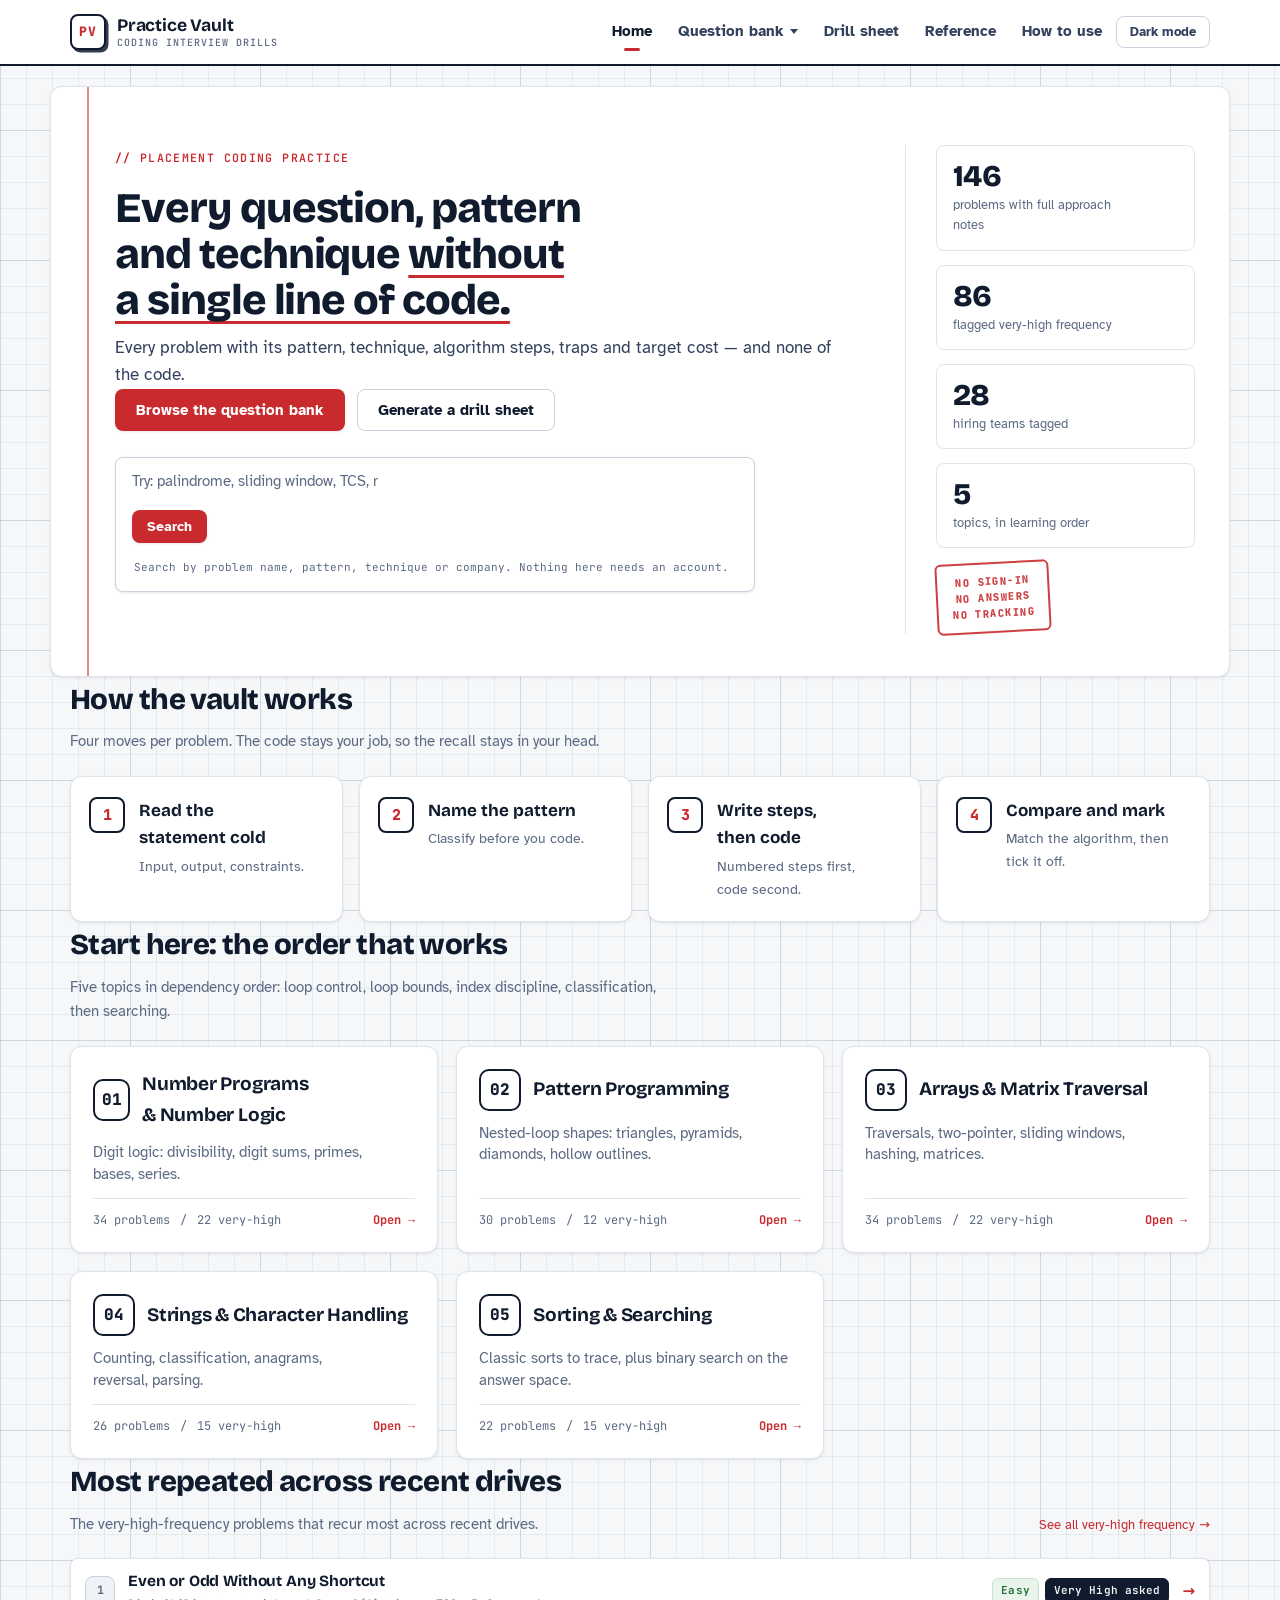
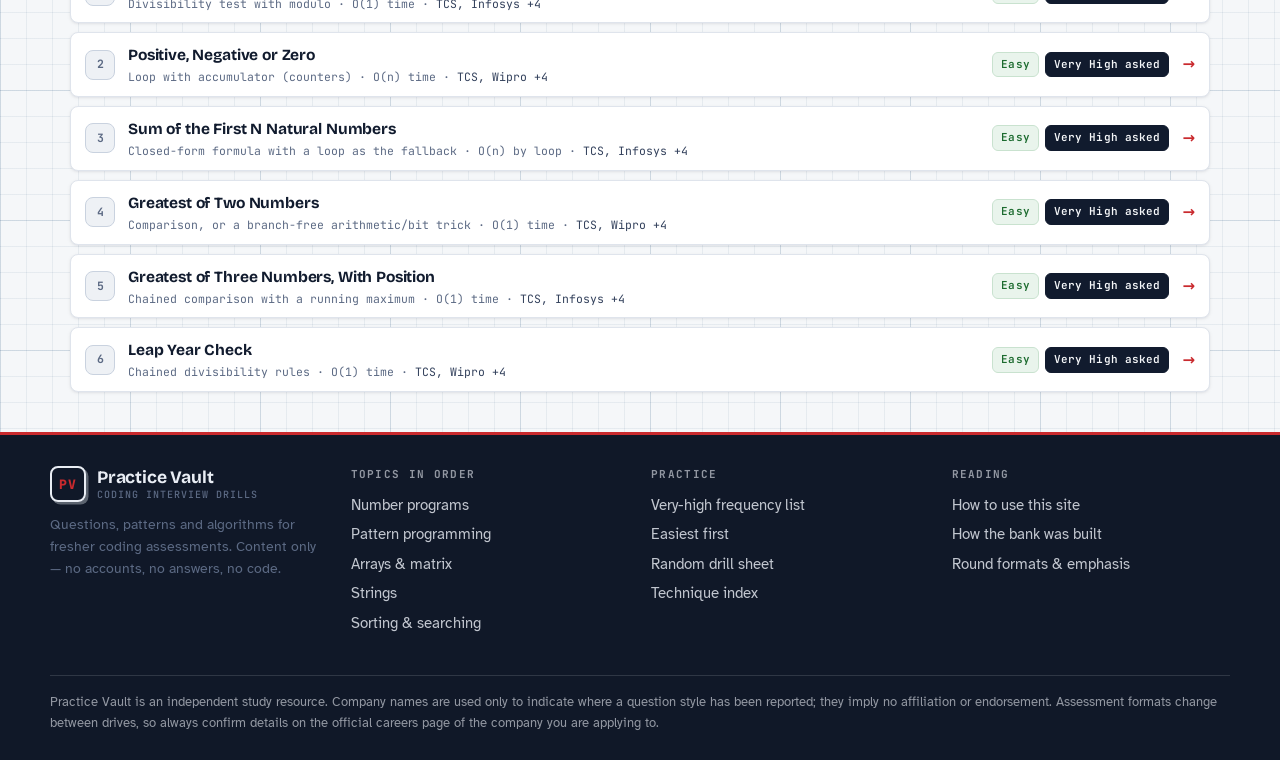
<file: index.html>
<!DOCTYPE html>
<html lang="en" data-theme="light">
<head>
<meta charset="utf-8">
<meta name="viewport" content="width=device-width, initial-scale=1">
<title>Practice Vault · Coding interview drills, questions and approaches</title>
<meta name="description" content="A curated bank of the programming problems that dominate campus coding assessments and technical interview rounds: problem, pattern, technique and algorithm steps, arranged in the order you should learn them. No answers, no code, no sign-in.">
<link rel="icon" href="assets/favicon.svg" type="image/svg+xml">
<link rel="stylesheet" href="assets/css/style.css">
</head>
<body data-page="home">

<header class="site-header">
  <div class="wrap bar">
    <a class="brand" href="index.html">
      <span class="mark">PV</span>
      <span class="name">Practice Vault<span class="sub">Coding interview drills</span></span>
    </a>
    <button class="nav-toggle" type="button" aria-label="Open menu" aria-expanded="false" aria-controls="siteNav">
      <span></span><span></span><span></span>
    </button>
    <nav class="nav" id="siteNav" aria-label="Main">
      <a href="index.html" data-nav="home">Home</a>
      <div class="nav-drop">
        <a class="nav-drop-btn" href="topics.html" data-nav="bank">Question bank <span class="caret" aria-hidden="true"></span></a>
        <div class="nav-drop-menu">
          <a href="topics.html">All problems</a>
          <a href="topics.html?topic=numbers">Number programs</a>
          <a href="topics.html?topic=patterns">Pattern programming</a>
          <a href="topics.html?topic=arrays">Arrays &amp; matrix</a>
          <a href="topics.html?topic=strings">Strings</a>
          <a href="topics.html?topic=sortsearch">Sorting &amp; searching</a>
        </div>
      </div>
      <a href="practice.html" data-nav="practice">Drill sheet</a>
      <a href="reference.html" data-nav="reference">Reference</a>
      <a href="about.html" data-nav="about">How to use</a>
      <button class="icon-btn" type="button" data-theme-toggle>Dark mode</button>
    </nav>
  </div>
</header>

<main>
  <div class="wrap hero home">
    <div>
      <span class="eyebrow">Placement coding practice</span>
      <h1>Every question, pattern and technique <em>without a single line of code.</em></h1>
      <p class="lede">
        Every problem with its pattern, technique, algorithm steps, traps and target cost &mdash; and none of the code.
      </p>
      <div class="hero-actions">
        <a class="btn btn-primary" href="topics.html">Browse the question bank</a>
        <a class="btn btn-ghost" href="practice.html">Generate a drill sheet</a>
      </div>

      <form id="heroSearch" class="toolbar" style="margin-top:26px" role="search">
        <div class="row">
          <div class="field grow">
            <label for="heroSearchInput">Search the bank</label>
            <input id="heroSearchInput" type="search" placeholder="Try: palindrome, sliding window, TCS, matrix, GCD&hellip;">
          </div>
          <button class="btn btn-primary btn-sm" type="submit">Search</button>
        </div>
        <p class="meta">Search by problem name, pattern, technique or company. Nothing here needs an account.</p>
      </form>
    </div>

    <div class="hero-side">
      <div class="fact"><b id="statTotal">0</b><span>problems with full approach notes</span></div>
      <div class="fact"><b id="statVH">0</b><span>flagged very-high frequency</span></div>
      <div class="fact"><b id="statCompanies">0</b><span>hiring teams tagged</span></div>
      <div class="fact"><b>5</b><span>topics, in learning order</span></div>
      <span class="side-stamp" aria-hidden="true">No sign-in<br>No answers<br>No tracking</span>
    </div>
  </div>

  <section class="wrap">
    <div class="section-head">
      <div>
        <h2>How the vault works</h2>
        <p>Four moves per problem. The code stays your job, so the recall stays in your head.</p>
      </div>
    </div>
    <ol class="how">
      <li><span class="how-no">1</span><div><h3>Read the statement cold</h3><p>Input, output, constraints.</p></div></li>
      <li><span class="how-no">2</span><div><h3>Name the pattern</h3><p>Classify before you code.</p></div></li>
      <li><span class="how-no">3</span><div><h3>Write steps, then code</h3><p>Numbered steps first, code second.</p></div></li>
      <li><span class="how-no">4</span><div><h3>Compare and mark</h3><p>Match the algorithm, then tick it off.</p></div></li>
    </ol>
  </section>

  <section class="wrap" id="topics">
    <div class="section-head">
      <div>
        <h2>Start here: the order that works</h2>
        <p>Five topics in dependency order: loop control, loop bounds, index discipline, classification, then searching.</p>
      </div>
    </div>
    <div class="topic-grid" id="topicGrid"></div>
  </section>

  <section class="wrap">
    <div class="section-head">
      <div>
        <h2>Most repeated across recent drives</h2>
        <p>The very-high-frequency problems that recur most across recent drives.</p>
      </div>
      <span class="count"><a href="topics.html?freq=Very%20High&amp;sort=frequency">See all very-high frequency &rarr;</a></span>
    </div>
    <div class="q-list" id="featuredList"></div>
  </section>
</main>

<footer class="site-footer">
  <div class="wrap inner">
    <div>
      <a class="brand" href="index.html">
        <span class="mark">PV</span>
        <span class="name">Practice Vault<span class="sub">Coding interview drills</span></span>
      </a>
      <p class="muted small" style="margin-top:12px;max-width:34ch">Questions, patterns and algorithms for fresher
        coding assessments. Content only &mdash; no accounts, no answers, no code.</p>
    </div>
    <div>
      <h4>Topics in order</h4>
      <ul>
        <li><a href="topics.html?topic=numbers">Number programs</a></li>
        <li><a href="topics.html?topic=patterns">Pattern programming</a></li>
        <li><a href="topics.html?topic=arrays">Arrays &amp; matrix</a></li>
        <li><a href="topics.html?topic=strings">Strings</a></li>
        <li><a href="topics.html?topic=sortsearch">Sorting &amp; searching</a></li>
      </ul>
    </div>
    <div>
      <h4>Practice</h4>
      <ul>
        <li><a href="topics.html?freq=Very%20High&amp;sort=frequency">Very-high frequency list</a></li>
        <li><a href="topics.html?sort=difficulty">Easiest first</a></li>
        <li><a href="practice.html">Random drill sheet</a></li>
        <li><a href="reference.html">Technique index</a></li>
      </ul>
    </div>
    <div>
      <h4>Reading</h4>
      <ul>
        <li><a href="about.html">How to use this site</a></li>
        <li><a href="about.html#method">How the bank was built</a></li>
        <li><a href="reference.html#rounds">Round formats &amp; emphasis</a></li>
      </ul>
    </div>
  </div>
  <div class="wrap legal">
    Practice Vault is an independent study resource. Company names are used only to indicate where a question
    style has been reported; they imply no affiliation or endorsement. Assessment formats change between drives,
    so always confirm details on the official careers page of the company you are applying to.
  </div>
</footer>

<script src="assets/js/data/topics.js"></script>
<script src="assets/js/data/numbers.js"></script>
<script src="assets/js/data/patterns.js"></script>
<script src="assets/js/data/arrays.js"></script>
<script src="assets/js/data/strings.js"></script>
<script src="assets/js/data/sortsearch.js"></script>
<script src="assets/js/app.js"></script>
</body>
</html>
</file>
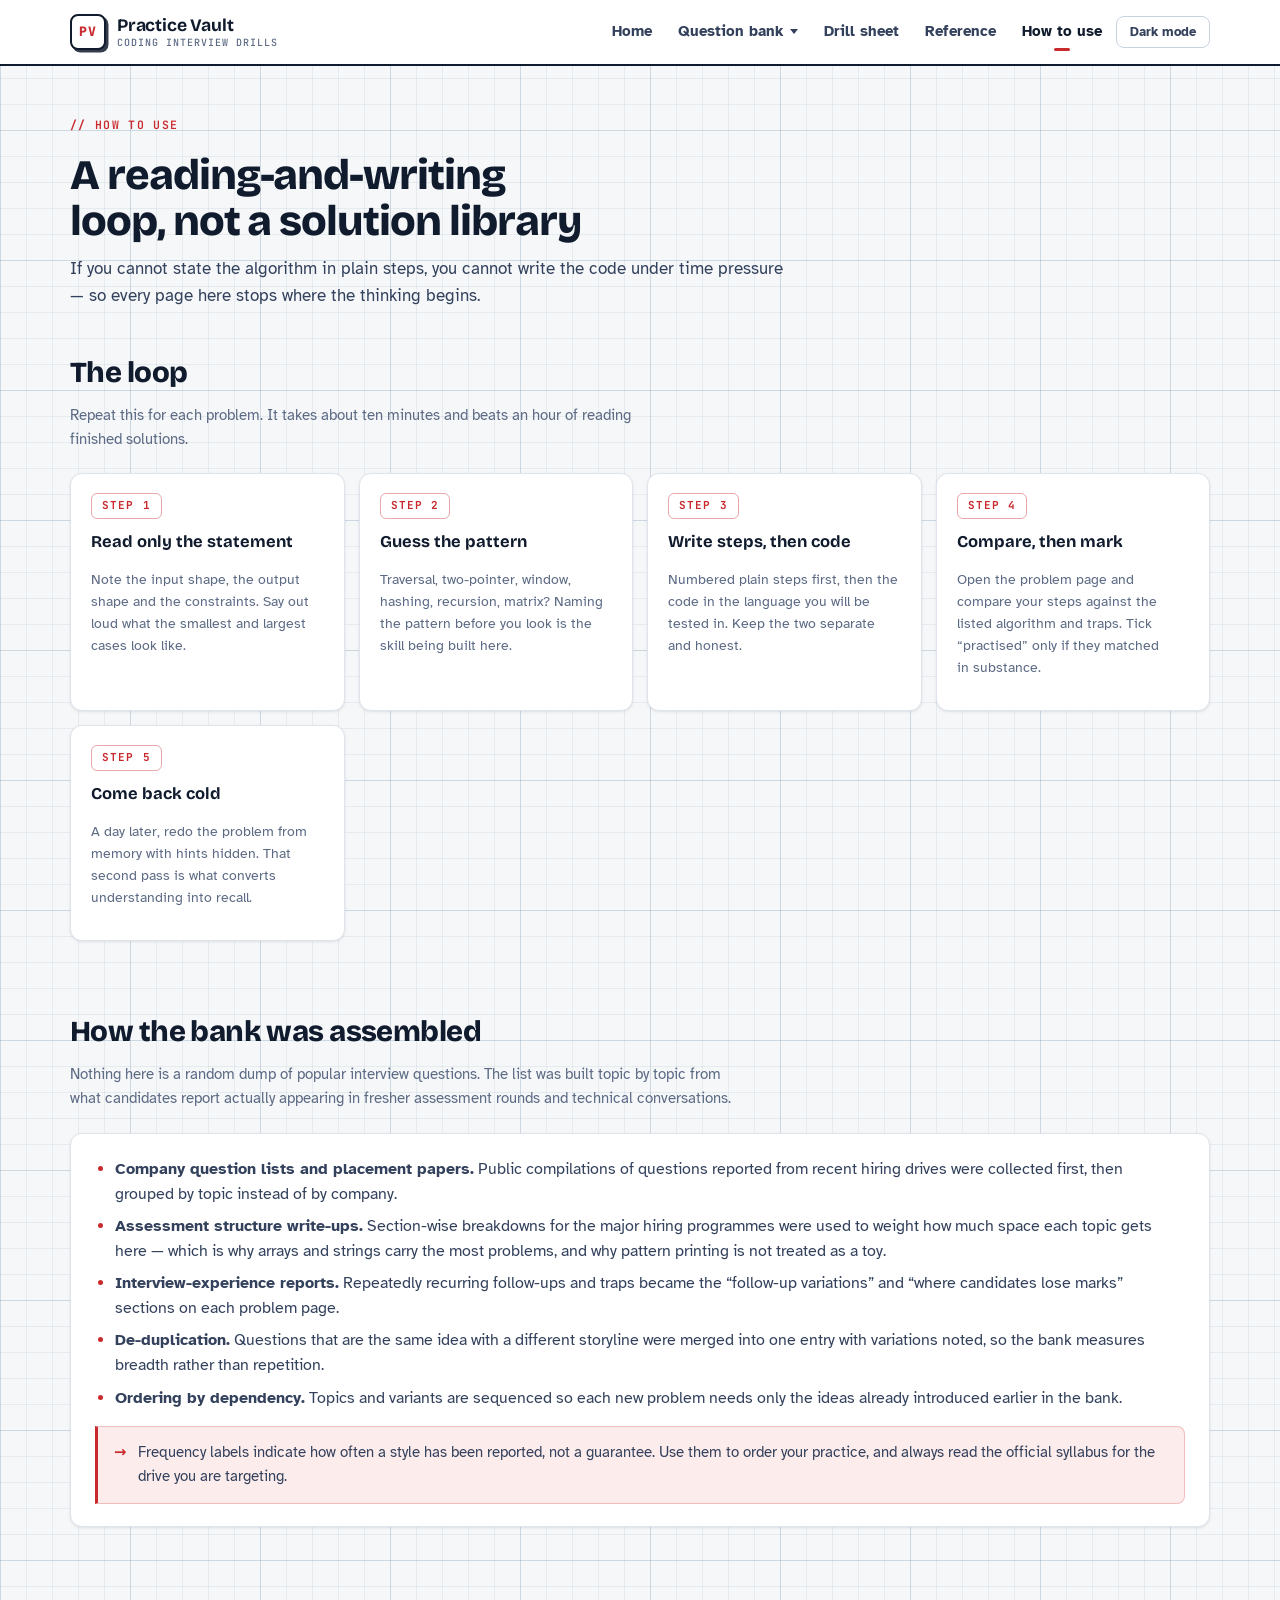
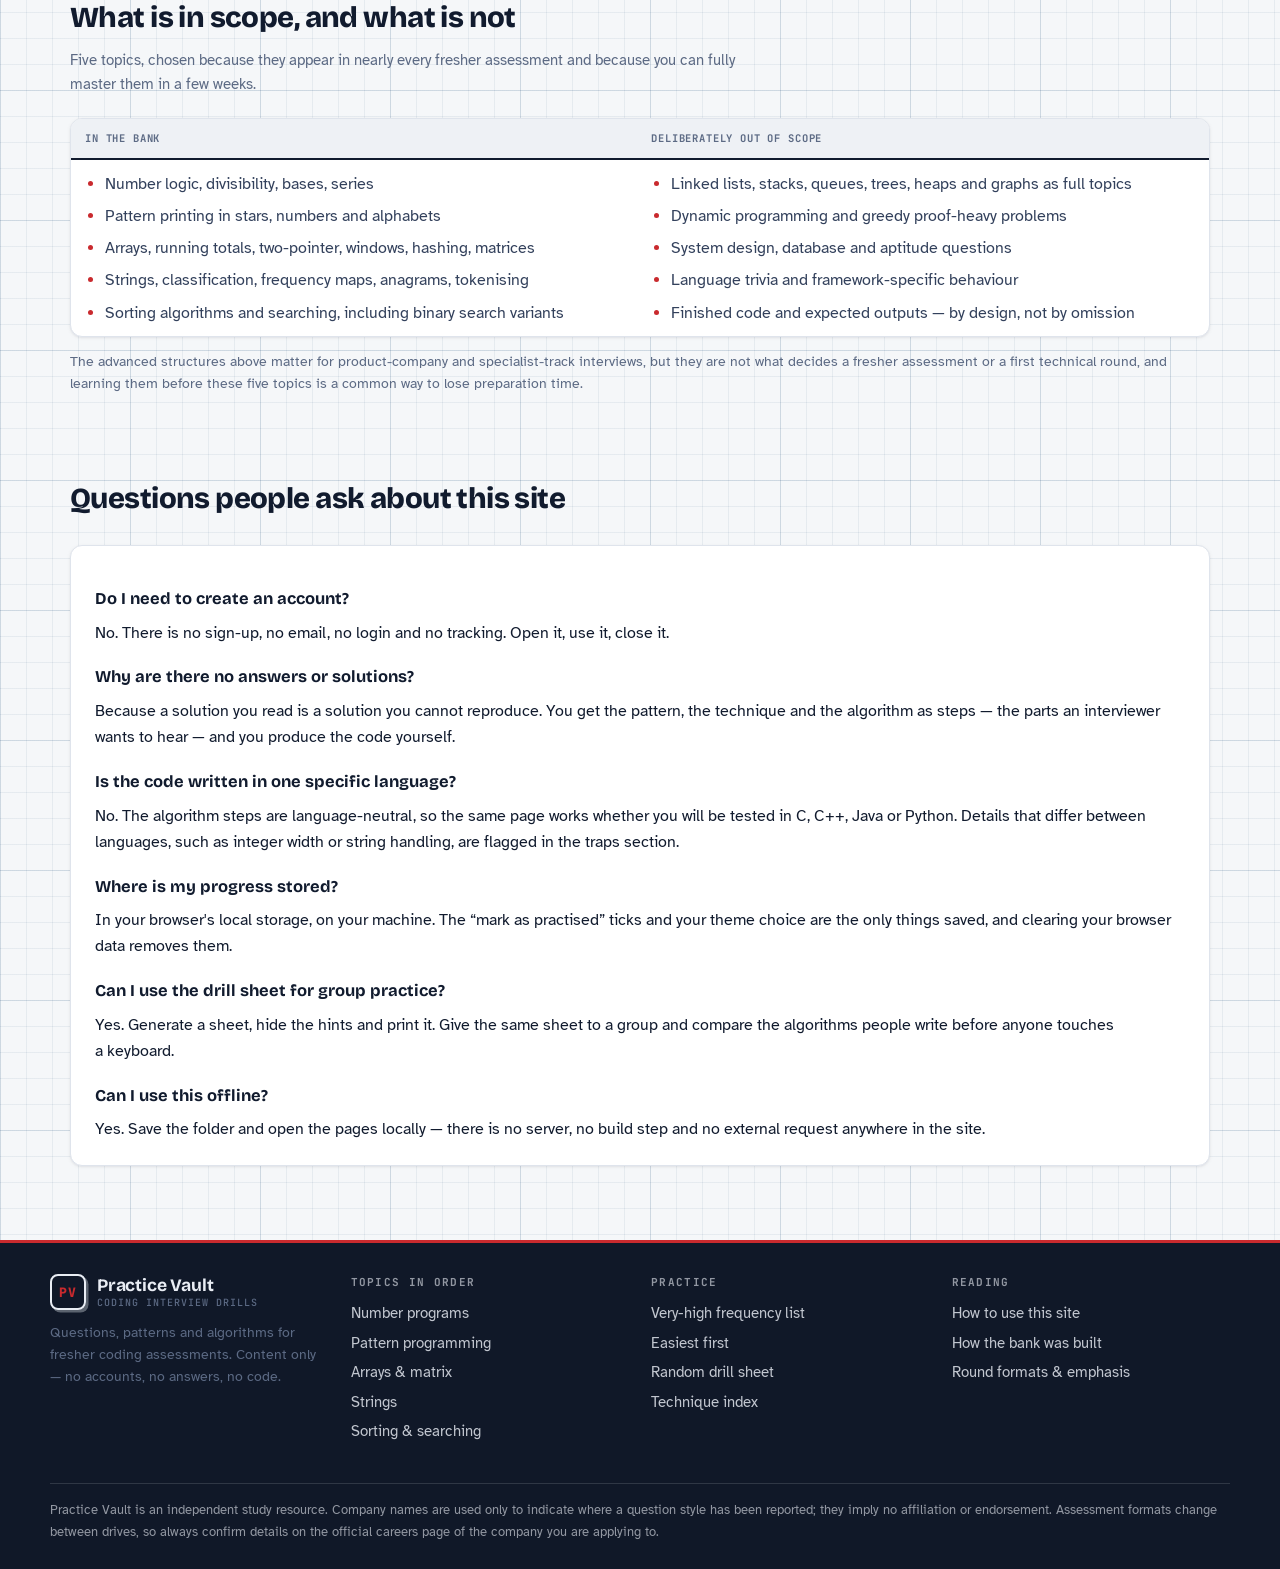
<file: about.html>
<!DOCTYPE html>
<html lang="en" data-theme="light">
<head>
<meta charset="utf-8">
<meta name="viewport" content="width=device-width, initial-scale=1">
<title>How to use · Practice Vault</title>
<meta name="description" content="Practice Vault is a reading-and-writing loop, not a solution library. How to use the bank, how it was assembled, and what it deliberately leaves out.">
<link rel="icon" href="assets/favicon.svg" type="image/svg+xml">
<link rel="stylesheet" href="assets/css/style.css">
</head>
<body data-page="about">

<header class="site-header">
  <div class="wrap bar">
    <a class="brand" href="index.html">
      <span class="mark">PV</span>
      <span class="name">Practice Vault<span class="sub">Coding interview drills</span></span>
    </a>
    <button class="nav-toggle" type="button" aria-label="Open menu" aria-expanded="false" aria-controls="siteNav">
      <span></span><span></span><span></span>
    </button>
    <nav class="nav" id="siteNav" aria-label="Main">
      <a href="index.html" data-nav="home">Home</a>
      <div class="nav-drop">
        <a class="nav-drop-btn" href="topics.html" data-nav="bank">Question bank <span class="caret" aria-hidden="true"></span></a>
        <div class="nav-drop-menu">
          <a href="topics.html">All problems</a>
          <a href="topics.html?topic=numbers">Number programs</a>
          <a href="topics.html?topic=patterns">Pattern programming</a>
          <a href="topics.html?topic=arrays">Arrays &amp; matrix</a>
          <a href="topics.html?topic=strings">Strings</a>
          <a href="topics.html?topic=sortsearch">Sorting &amp; searching</a>
        </div>
      </div>
      <a href="practice.html" data-nav="practice">Drill sheet</a>
      <a href="reference.html" data-nav="reference">Reference</a>
      <a href="about.html" data-nav="about">How to use</a>
      <button class="icon-btn" type="button" data-theme-toggle>Dark mode</button>
    </nav>
  </div>
</header>

<main class="wrap">
  <div class="hero" style="padding-bottom:6px">
    <span class="eyebrow">How to use</span>
    <h1>A reading-and-writing loop, not a solution library</h1>
    <p class="lede">If you cannot state the algorithm in plain steps, you cannot write the code under time pressure &mdash; so every page here stops where the thinking begins.</p>
  </div>

  <section>
    <div class="section-head">
      <div>
        <h2>The loop</h2>
        <p>Repeat this for each problem. It takes about ten minutes and beats an hour of reading finished solutions.</p>
      </div>
    </div>
    <div class="steps">
      <article class="step">
        <span class="wk">Step 1</span>
        <h3>Read only the statement</h3>
        <p class="muted small">Note the input shape, the output shape and the constraints. Say out loud what the
          smallest and largest cases look like.</p>
      </article>
      <article class="step">
        <span class="wk">Step 2</span>
        <h3>Guess the pattern</h3>
        <p class="muted small">Traversal, two-pointer, window, hashing, recursion, matrix? Naming the pattern before
          you look is the skill being built here.</p>
      </article>
      <article class="step">
        <span class="wk">Step 3</span>
        <h3>Write steps, then code</h3>
        <p class="muted small">Numbered plain steps first, then the code in the language you will be tested in. Keep
          the two separate and honest.</p>
      </article>
      <article class="step">
        <span class="wk">Step 4</span>
        <h3>Compare, then mark</h3>
        <p class="muted small">Open the problem page and compare your steps against the listed algorithm and traps.
          Tick &ldquo;practised&rdquo; only if they matched in substance.</p>
      </article>
      <article class="step">
        <span class="wk">Step 5</span>
        <h3>Come back cold</h3>
        <p class="muted small">A day later, redo the problem from memory with hints hidden. That second pass is what
          converts understanding into recall.</p>
      </article>
    </div>
  </section>

  <section id="method">
    <div class="section-head">
      <div>
        <h2>How the bank was assembled</h2>
        <p>Nothing here is a random dump of popular interview questions. The list was built topic by topic from what
          candidates report actually appearing in fresher assessment rounds and technical conversations.</p>
      </div>
    </div>
    <div class="panel">
      <ul class="bullet-list">
        <li><b>Company question lists and placement papers.</b> Public compilations of questions reported from recent
          hiring drives were collected first, then grouped by topic instead of by company.</li>
        <li><b>Assessment structure write-ups.</b> Section-wise breakdowns for the major hiring programmes were used to
          weight how much space each topic gets here &mdash; which is why arrays and strings carry the most problems,
          and why pattern printing is not treated as a toy.</li>
        <li><b>Interview-experience reports.</b> Repeatedly recurring follow-ups and traps became the &ldquo;follow-up
          variations&rdquo; and &ldquo;where candidates lose marks&rdquo; sections on each problem page.</li>
        <li><b>De-duplication.</b> Questions that are the same idea with a different storyline were merged into one
          entry with variations noted, so the bank measures breadth rather than repetition.</li>
        <li><b>Ordering by dependency.</b> Topics and variants are sequenced so each new problem needs only the ideas
          already introduced earlier in the bank.</li>
      </ul>
      <div class="callout" style="margin-top:16px">
        <span class="ico">&rarr;</span>
        <span>Frequency labels indicate how often a style has been reported, not a guarantee. Use them to order your
          practice, and always read the official syllabus for the drive you are targeting.</span>
      </div>
    </div>
  </section>

  <section id="scope">
    <div class="section-head">
      <div>
        <h2>What is in scope, and what is not</h2>
        <p>Five topics, chosen because they appear in nearly every fresher assessment and because you can fully master
          them in a few weeks.</p>
      </div>
    </div>
    <div class="table-wrap">
      <table class="data">
        <thead><tr><th>In the bank</th><th>Deliberately out of scope</th></tr></thead>
        <tbody>
          <tr>
            <td>
              <ul class="bullet-list">
                <li>Number logic, divisibility, bases, series</li>
                <li>Pattern printing in stars, numbers and alphabets</li>
                <li>Arrays, running totals, two-pointer, windows, hashing, matrices</li>
                <li>Strings, classification, frequency maps, anagrams, tokenising</li>
                <li>Sorting algorithms and searching, including binary search variants</li>
              </ul>
            </td>
            <td>
              <ul class="bullet-list">
                <li>Linked lists, stacks, queues, trees, heaps and graphs as full topics</li>
                <li>Dynamic programming and greedy proof-heavy problems</li>
                <li>System design, database and aptitude questions</li>
                <li>Language trivia and framework-specific behaviour</li>
                <li>Finished code and expected outputs &mdash; by design, not by omission</li>
              </ul>
            </td>
          </tr>
        </tbody>
      </table>
    </div>
    <p class="muted small" style="margin-top:14px">The advanced structures above matter for product-company and
      specialist-track interviews, but they are not what decides a fresher assessment or a first technical round, and
      learning them before these five topics is a common way to lose preparation time.</p>
  </section>

  <section id="faq">
    <div class="section-head">
      <div><h2>Questions people ask about this site</h2></div>
    </div>
    <div class="panel">
      <h3>Do I need to create an account?</h3>
      <p>No. There is no sign-up, no email, no login and no tracking. Open it, use it, close it.</p>

      <h3>Why are there no answers or solutions?</h3>
      <p>Because a solution you read is a solution you cannot reproduce. You get the pattern, the technique and the
        algorithm as steps &mdash; the parts an interviewer wants to hear &mdash; and you produce the code yourself.</p>

      <h3>Is the code written in one specific language?</h3>
      <p>No. The algorithm steps are language-neutral, so the same page works whether you will be tested in C, C++,
        Java or Python. Details that differ between languages, such as integer width or string handling, are flagged in
        the traps section.</p>

      <h3>Where is my progress stored?</h3>
      <p>In your browser's local storage, on your machine. The &ldquo;mark as practised&rdquo; ticks and your theme
        choice are the only things saved, and clearing your browser data removes them.</p>

      <h3>Can I use the drill sheet for group practice?</h3>
      <p>Yes. Generate a sheet, hide the hints and print it. Give the same sheet to a group and compare the algorithms
        people write before anyone touches a keyboard.</p>

      <h3>Can I use this offline?</h3>
      <p>Yes. Save the folder and open the pages locally &mdash; there is no server, no build step and no external
        request anywhere in the site.</p>
    </div>
  </section>
</main>

<footer class="site-footer">
  <div class="wrap inner">
    <div>
      <a class="brand" href="index.html">
        <span class="mark">PV</span>
        <span class="name">Practice Vault<span class="sub">Coding interview drills</span></span>
      </a>
      <p class="muted small" style="margin-top:12px;max-width:34ch">Questions, patterns and algorithms for fresher
        coding assessments. Content only &mdash; no accounts, no answers, no code.</p>
    </div>
    <div>
      <h4>Topics in order</h4>
      <ul>
        <li><a href="topics.html?topic=numbers">Number programs</a></li>
        <li><a href="topics.html?topic=patterns">Pattern programming</a></li>
        <li><a href="topics.html?topic=arrays">Arrays &amp; matrix</a></li>
        <li><a href="topics.html?topic=strings">Strings</a></li>
        <li><a href="topics.html?topic=sortsearch">Sorting &amp; searching</a></li>
      </ul>
    </div>
    <div>
      <h4>Practice</h4>
      <ul>
        <li><a href="topics.html?freq=Very%20High&amp;sort=frequency">Very-high frequency list</a></li>
        <li><a href="topics.html?sort=difficulty">Easiest first</a></li>
        <li><a href="practice.html">Random drill sheet</a></li>
        <li><a href="reference.html">Technique index</a></li>
      </ul>
    </div>
    <div>
      <h4>Reading</h4>
      <ul>
        <li><a href="about.html">How to use this site</a></li>
        <li><a href="about.html#method">How the bank was built</a></li>
        <li><a href="reference.html#rounds">Round formats &amp; emphasis</a></li>
      </ul>
    </div>
  </div>
  <div class="wrap legal">
    Practice Vault is an independent study resource. Company names are used only to indicate where a question
    style has been reported; they imply no affiliation or endorsement. Assessment formats change between drives,
    so always confirm details on the official careers page of the company you are applying to.
  </div>
</footer>

<script src="assets/js/data/topics.js"></script>
<script src="assets/js/data/numbers.js"></script>
<script src="assets/js/data/patterns.js"></script>
<script src="assets/js/data/arrays.js"></script>
<script src="assets/js/data/strings.js"></script>
<script src="assets/js/data/sortsearch.js"></script>
<script src="assets/js/app.js"></script>
</body>
</html>
</file>
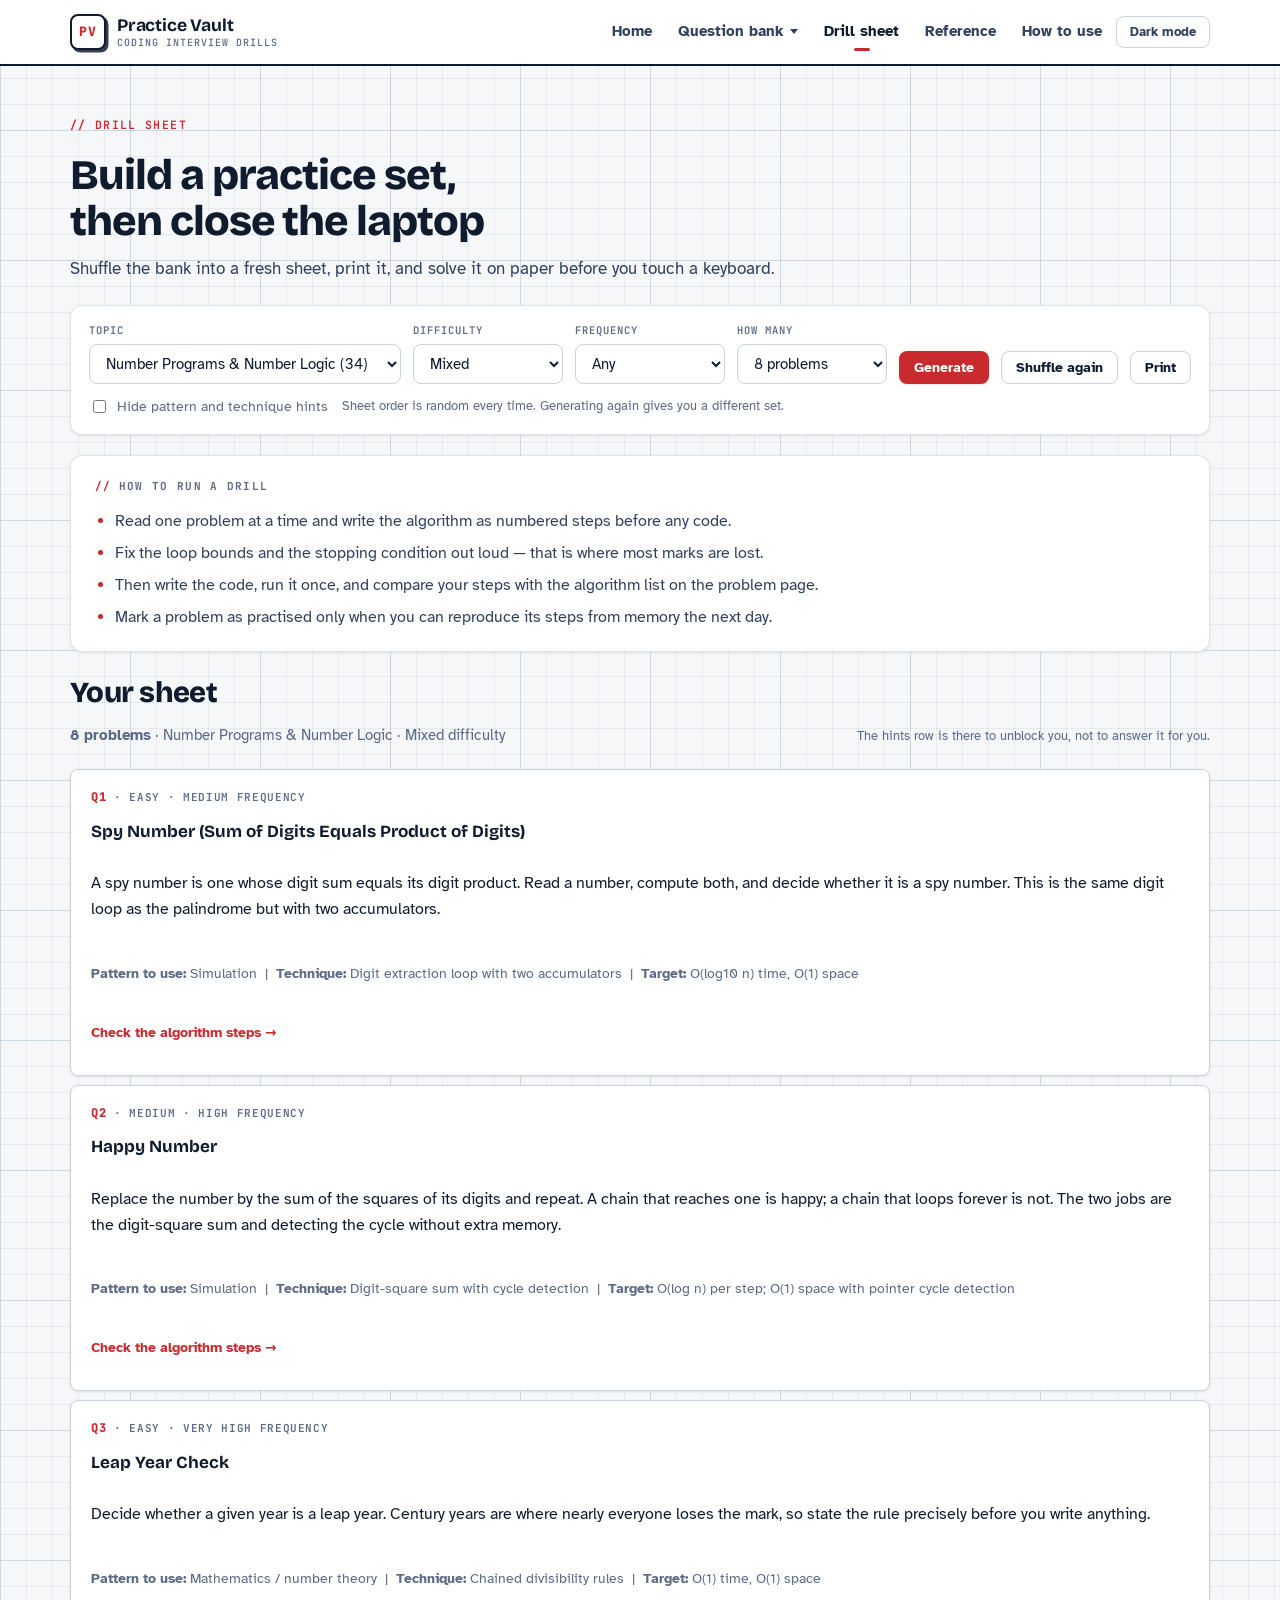
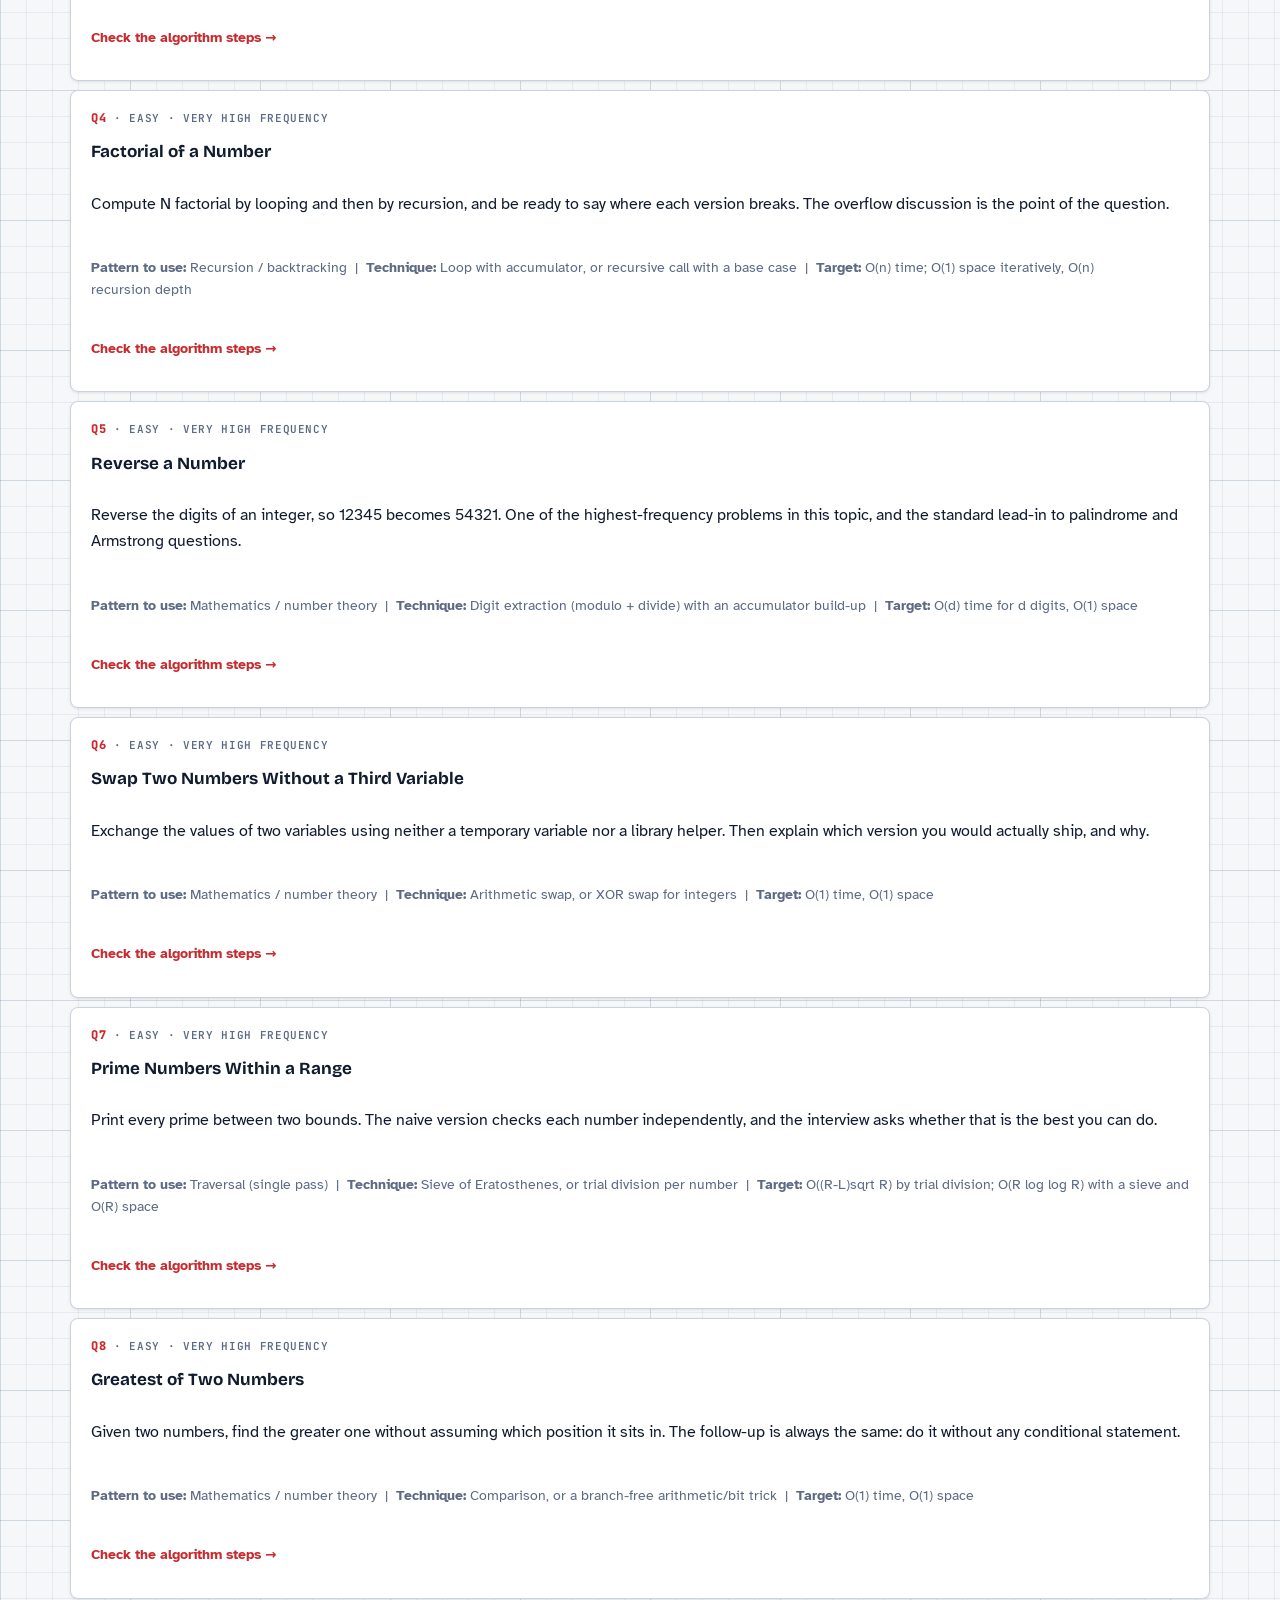
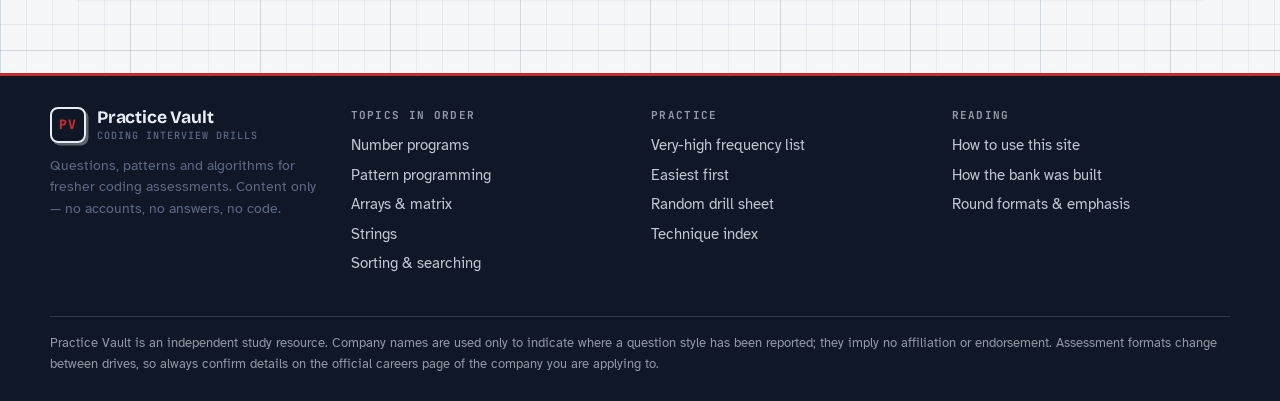
<file: practice.html>
<!DOCTYPE html>
<html lang="en" data-theme="light">
<head>
<meta charset="utf-8">
<meta name="viewport" content="width=device-width, initial-scale=1">
<title>Drill sheet generator · Practice Vault</title>
<meta name="description" content="Generate a random mix of practice problems for a chosen topic and difficulty, with the pattern and technique shown and the answers left to you. Print it and work offline.">
<link rel="icon" href="assets/favicon.svg" type="image/svg+xml">
<link rel="stylesheet" href="assets/css/style.css">
</head>
<body data-page="practice">

<header class="site-header">
  <div class="wrap bar">
    <a class="brand" href="index.html">
      <span class="mark">PV</span>
      <span class="name">Practice Vault<span class="sub">Coding interview drills</span></span>
    </a>
    <button class="nav-toggle" type="button" aria-label="Open menu" aria-expanded="false" aria-controls="siteNav">
      <span></span><span></span><span></span>
    </button>
    <nav class="nav" id="siteNav" aria-label="Main">
      <a href="index.html" data-nav="home">Home</a>
      <div class="nav-drop">
        <a class="nav-drop-btn" href="topics.html" data-nav="bank">Question bank <span class="caret" aria-hidden="true"></span></a>
        <div class="nav-drop-menu">
          <a href="topics.html">All problems</a>
          <a href="topics.html?topic=numbers">Number programs</a>
          <a href="topics.html?topic=patterns">Pattern programming</a>
          <a href="topics.html?topic=arrays">Arrays &amp; matrix</a>
          <a href="topics.html?topic=strings">Strings</a>
          <a href="topics.html?topic=sortsearch">Sorting &amp; searching</a>
        </div>
      </div>
      <a href="practice.html" data-nav="practice">Drill sheet</a>
      <a href="reference.html" data-nav="reference">Reference</a>
      <a href="about.html" data-nav="about">How to use</a>
      <button class="icon-btn" type="button" data-theme-toggle>Dark mode</button>
    </nav>
  </div>
</header>

<main class="wrap">
  <div class="hero" style="padding-bottom:6px">
    <span class="eyebrow">Drill sheet</span>
    <h1>Build a practice set, then close the laptop</h1>
    <p class="lede">Shuffle the bank into a fresh sheet, print it, and solve it on paper before you touch a keyboard.</p>
  </div>

  <section style="padding-top:16px">
    <div class="toolbar no-print">
      <div class="row">
        <div class="field grow">
          <label for="pTopic">Topic</label>
          <select id="pTopic"></select>
        </div>
        <div class="field">
          <label for="pDiff">Difficulty</label>
          <select id="pDiff"></select>
        </div>
        <div class="field">
          <label for="pFreq">Frequency</label>
          <select id="pFreq"></select>
        </div>
        <div class="field">
          <label for="pCount">How many</label>
          <select id="pCount"></select>
        </div>
        <button class="btn btn-primary btn-sm" type="button" id="generateBtn">Generate</button>
        <button class="btn btn-ghost btn-sm" type="button" id="rerollBtn">Shuffle again</button>
        <button class="btn btn-ghost btn-sm" type="button" id="printBtn">Print</button>
      </div>
      <div class="meta">
        <label class="tag-line small" for="hideHints" style="gap:8px">
          <input type="checkbox" id="hideHints"> Hide pattern and technique hints
        </label>
        <span class="muted">Sheet order is random every time. Generating again gives you a different set.</span>
      </div>
    </div>

    <div class="panel no-print" style="margin-bottom:18px">
      <h2>How to run a drill</h2>
      <ul class="bullet-list">
        <li>Read one problem at a time and write the algorithm as numbered steps before any code.</li>
        <li>Fix the loop bounds and the stopping condition out loud &mdash; that is where most marks are lost.</li>
        <li>Then write the code, run it once, and compare your steps with the algorithm list on the problem page.</li>
        <li>Mark a problem as practised only when you can reproduce its steps from memory the next day.</li>
      </ul>
    </div>

    <div class="section-head">
      <div>
        <h2>Your sheet</h2>
        <p id="sheetMeta" class="muted"></p>
      </div>
      <span class="count no-print">The hints row is there to unblock you, not to answer it for you.</span>
    </div>

    <div class="q-list" id="sheet"></div>
  </section>
</main>

<footer class="site-footer">
  <div class="wrap inner">
    <div>
      <a class="brand" href="index.html">
        <span class="mark">PV</span>
        <span class="name">Practice Vault<span class="sub">Coding interview drills</span></span>
      </a>
      <p class="muted small" style="margin-top:12px;max-width:34ch">Questions, patterns and algorithms for fresher
        coding assessments. Content only &mdash; no accounts, no answers, no code.</p>
    </div>
    <div>
      <h4>Topics in order</h4>
      <ul>
        <li><a href="topics.html?topic=numbers">Number programs</a></li>
        <li><a href="topics.html?topic=patterns">Pattern programming</a></li>
        <li><a href="topics.html?topic=arrays">Arrays &amp; matrix</a></li>
        <li><a href="topics.html?topic=strings">Strings</a></li>
        <li><a href="topics.html?topic=sortsearch">Sorting &amp; searching</a></li>
      </ul>
    </div>
    <div>
      <h4>Practice</h4>
      <ul>
        <li><a href="topics.html?freq=Very%20High&amp;sort=frequency">Very-high frequency list</a></li>
        <li><a href="topics.html?sort=difficulty">Easiest first</a></li>
        <li><a href="practice.html">Random drill sheet</a></li>
        <li><a href="reference.html">Technique index</a></li>
      </ul>
    </div>
    <div>
      <h4>Reading</h4>
      <ul>
        <li><a href="about.html">How to use this site</a></li>
        <li><a href="about.html#method">How the bank was built</a></li>
        <li><a href="reference.html#rounds">Round formats &amp; emphasis</a></li>
      </ul>
    </div>
  </div>
  <div class="wrap legal">
    Practice Vault is an independent study resource. Company names are used only to indicate where a question
    style has been reported; they imply no affiliation or endorsement. Assessment formats change between drives,
    so always confirm details on the official careers page of the company you are applying to.
  </div>
</footer>

<script src="assets/js/data/topics.js"></script>
<script src="assets/js/data/numbers.js"></script>
<script src="assets/js/data/patterns.js"></script>
<script src="assets/js/data/arrays.js"></script>
<script src="assets/js/data/strings.js"></script>
<script src="assets/js/data/sortsearch.js"></script>
<script src="assets/js/app.js"></script>
</body>
</html>
</file>
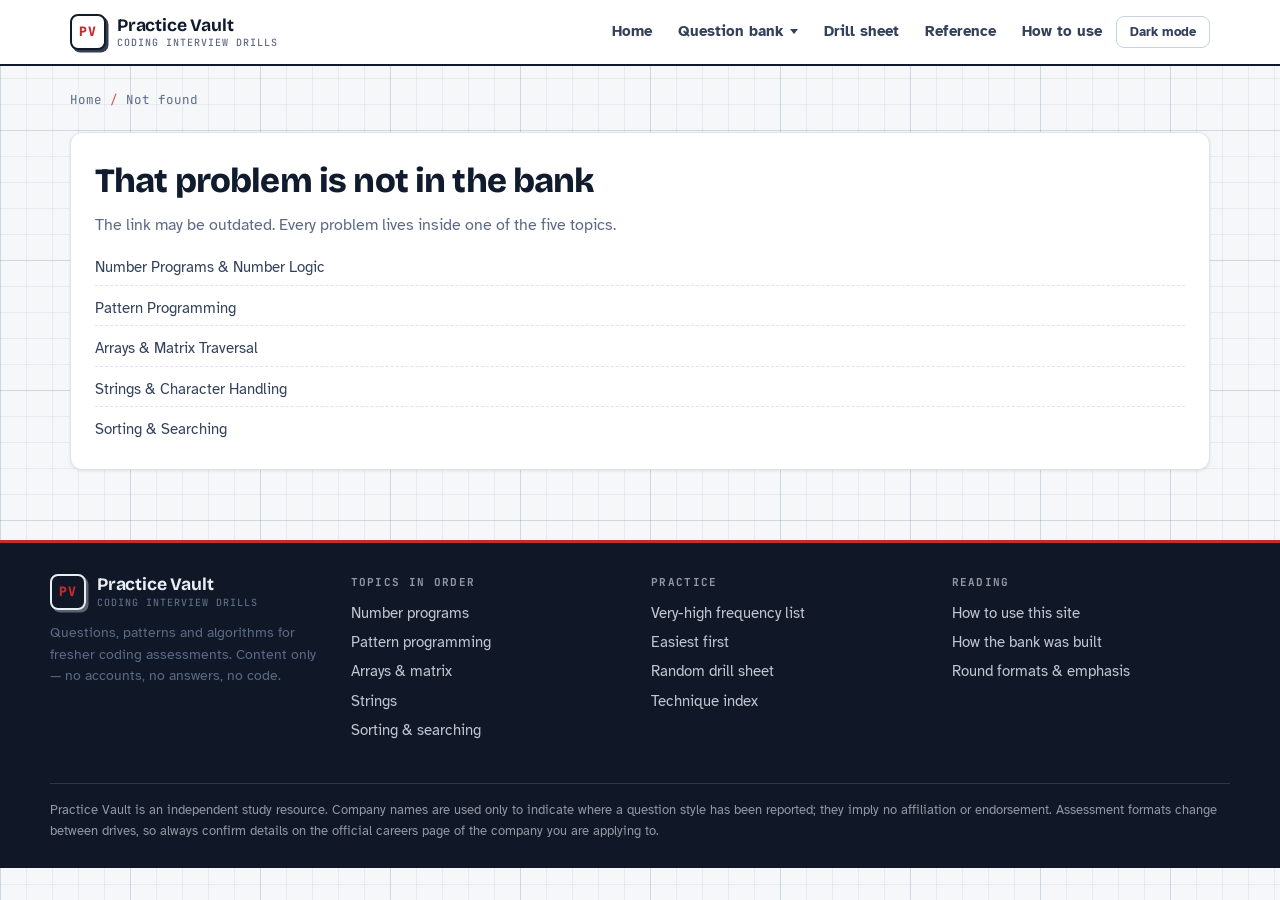
<file: question.html>
<!DOCTYPE html>
<html lang="en" data-theme="light">
<head>
<meta charset="utf-8">
<meta name="viewport" content="width=device-width, initial-scale=1">
<title>Problem approach · Practice Vault</title>
<meta name="description" content="The pattern, technique, algorithm steps, edge cases and complexity target for one practice problem.">
<link rel="icon" href="assets/favicon.svg" type="image/svg+xml">
<link rel="stylesheet" href="assets/css/style.css">
</head>
<body data-page="question">

<header class="site-header">
  <div class="wrap bar">
    <a class="brand" href="index.html">
      <span class="mark">PV</span>
      <span class="name">Practice Vault<span class="sub">Coding interview drills</span></span>
    </a>
    <button class="nav-toggle" type="button" aria-label="Open menu" aria-expanded="false" aria-controls="siteNav">
      <span></span><span></span><span></span>
    </button>
    <nav class="nav" id="siteNav" aria-label="Main">
      <a href="index.html" data-nav="home">Home</a>
      <div class="nav-drop">
        <a class="nav-drop-btn" href="topics.html" data-nav="bank">Question bank <span class="caret" aria-hidden="true"></span></a>
        <div class="nav-drop-menu">
          <a href="topics.html">All problems</a>
          <a href="topics.html?topic=numbers">Number programs</a>
          <a href="topics.html?topic=patterns">Pattern programming</a>
          <a href="topics.html?topic=arrays">Arrays &amp; matrix</a>
          <a href="topics.html?topic=strings">Strings</a>
          <a href="topics.html?topic=sortsearch">Sorting &amp; searching</a>
        </div>
      </div>
      <a href="practice.html" data-nav="practice">Drill sheet</a>
      <a href="reference.html" data-nav="reference">Reference</a>
      <a href="about.html" data-nav="about">How to use</a>
      <button class="icon-btn" type="button" data-theme-toggle>Dark mode</button>
    </nav>
  </div>
</header>

<main class="wrap" id="detailRoot" style="padding-bottom:30px">
  <p class="muted" style="padding-top:30px">Loading the approach notes&hellip;</p>
</main>

<footer class="site-footer">
  <div class="wrap inner">
    <div>
      <a class="brand" href="index.html">
        <span class="mark">PV</span>
        <span class="name">Practice Vault<span class="sub">Coding interview drills</span></span>
      </a>
      <p class="muted small" style="margin-top:12px;max-width:34ch">Questions, patterns and algorithms for fresher
        coding assessments. Content only &mdash; no accounts, no answers, no code.</p>
    </div>
    <div>
      <h4>Topics in order</h4>
      <ul>
        <li><a href="topics.html?topic=numbers">Number programs</a></li>
        <li><a href="topics.html?topic=patterns">Pattern programming</a></li>
        <li><a href="topics.html?topic=arrays">Arrays &amp; matrix</a></li>
        <li><a href="topics.html?topic=strings">Strings</a></li>
        <li><a href="topics.html?topic=sortsearch">Sorting &amp; searching</a></li>
      </ul>
    </div>
    <div>
      <h4>Practice</h4>
      <ul>
        <li><a href="topics.html?freq=Very%20High&amp;sort=frequency">Very-high frequency list</a></li>
        <li><a href="topics.html?sort=difficulty">Easiest first</a></li>
        <li><a href="practice.html">Random drill sheet</a></li>
        <li><a href="reference.html">Technique index</a></li>
      </ul>
    </div>
    <div>
      <h4>Reading</h4>
      <ul>
        <li><a href="about.html">How to use this site</a></li>
        <li><a href="about.html#method">How the bank was built</a></li>
        <li><a href="reference.html#rounds">Round formats &amp; emphasis</a></li>
      </ul>
    </div>
  </div>
  <div class="wrap legal">
    Practice Vault is an independent study resource. Company names are used only to indicate where a question
    style has been reported; they imply no affiliation or endorsement. Assessment formats change between drives,
    so always confirm details on the official careers page of the company you are applying to.
  </div>
</footer>

<script src="assets/js/data/topics.js"></script>
<script src="assets/js/data/numbers.js"></script>
<script src="assets/js/data/patterns.js"></script>
<script src="assets/js/data/arrays.js"></script>
<script src="assets/js/data/strings.js"></script>
<script src="assets/js/data/sortsearch.js"></script>
<script src="assets/js/app.js"></script>
</body>
</html>
</file>
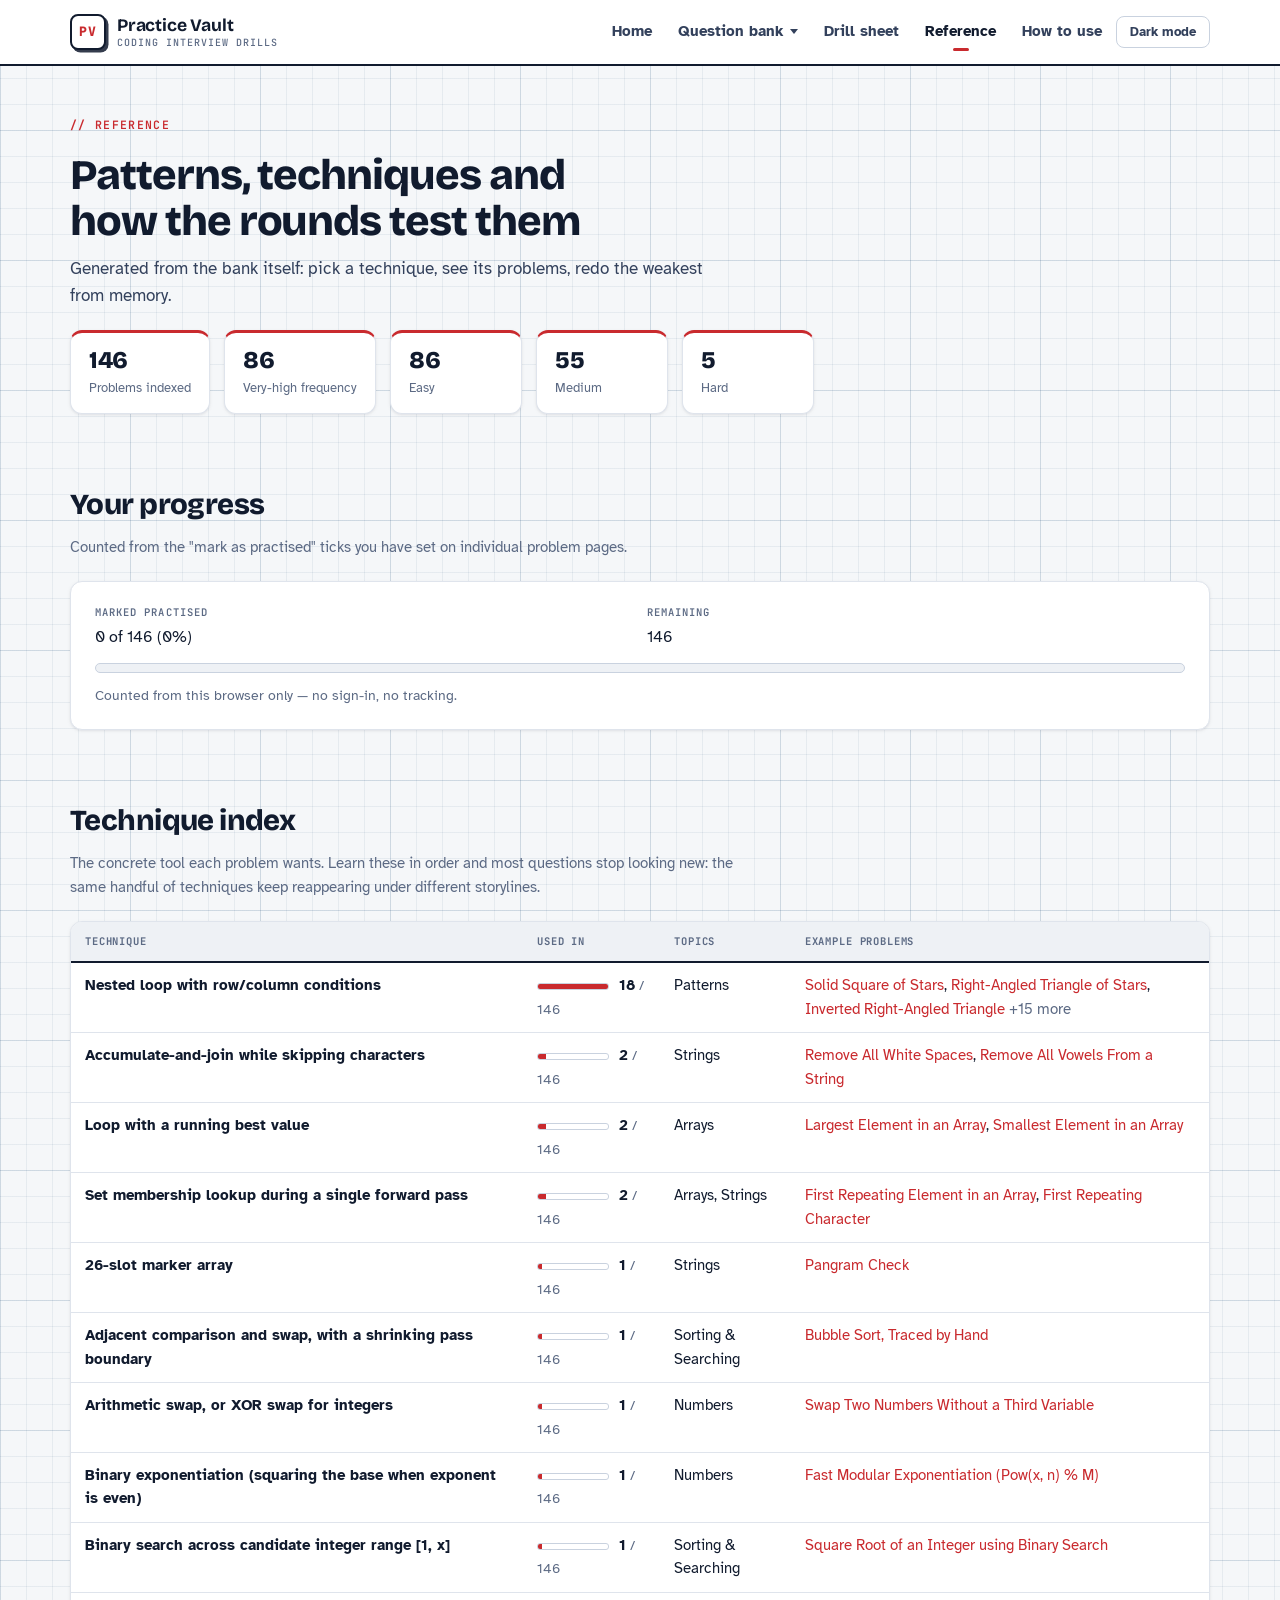
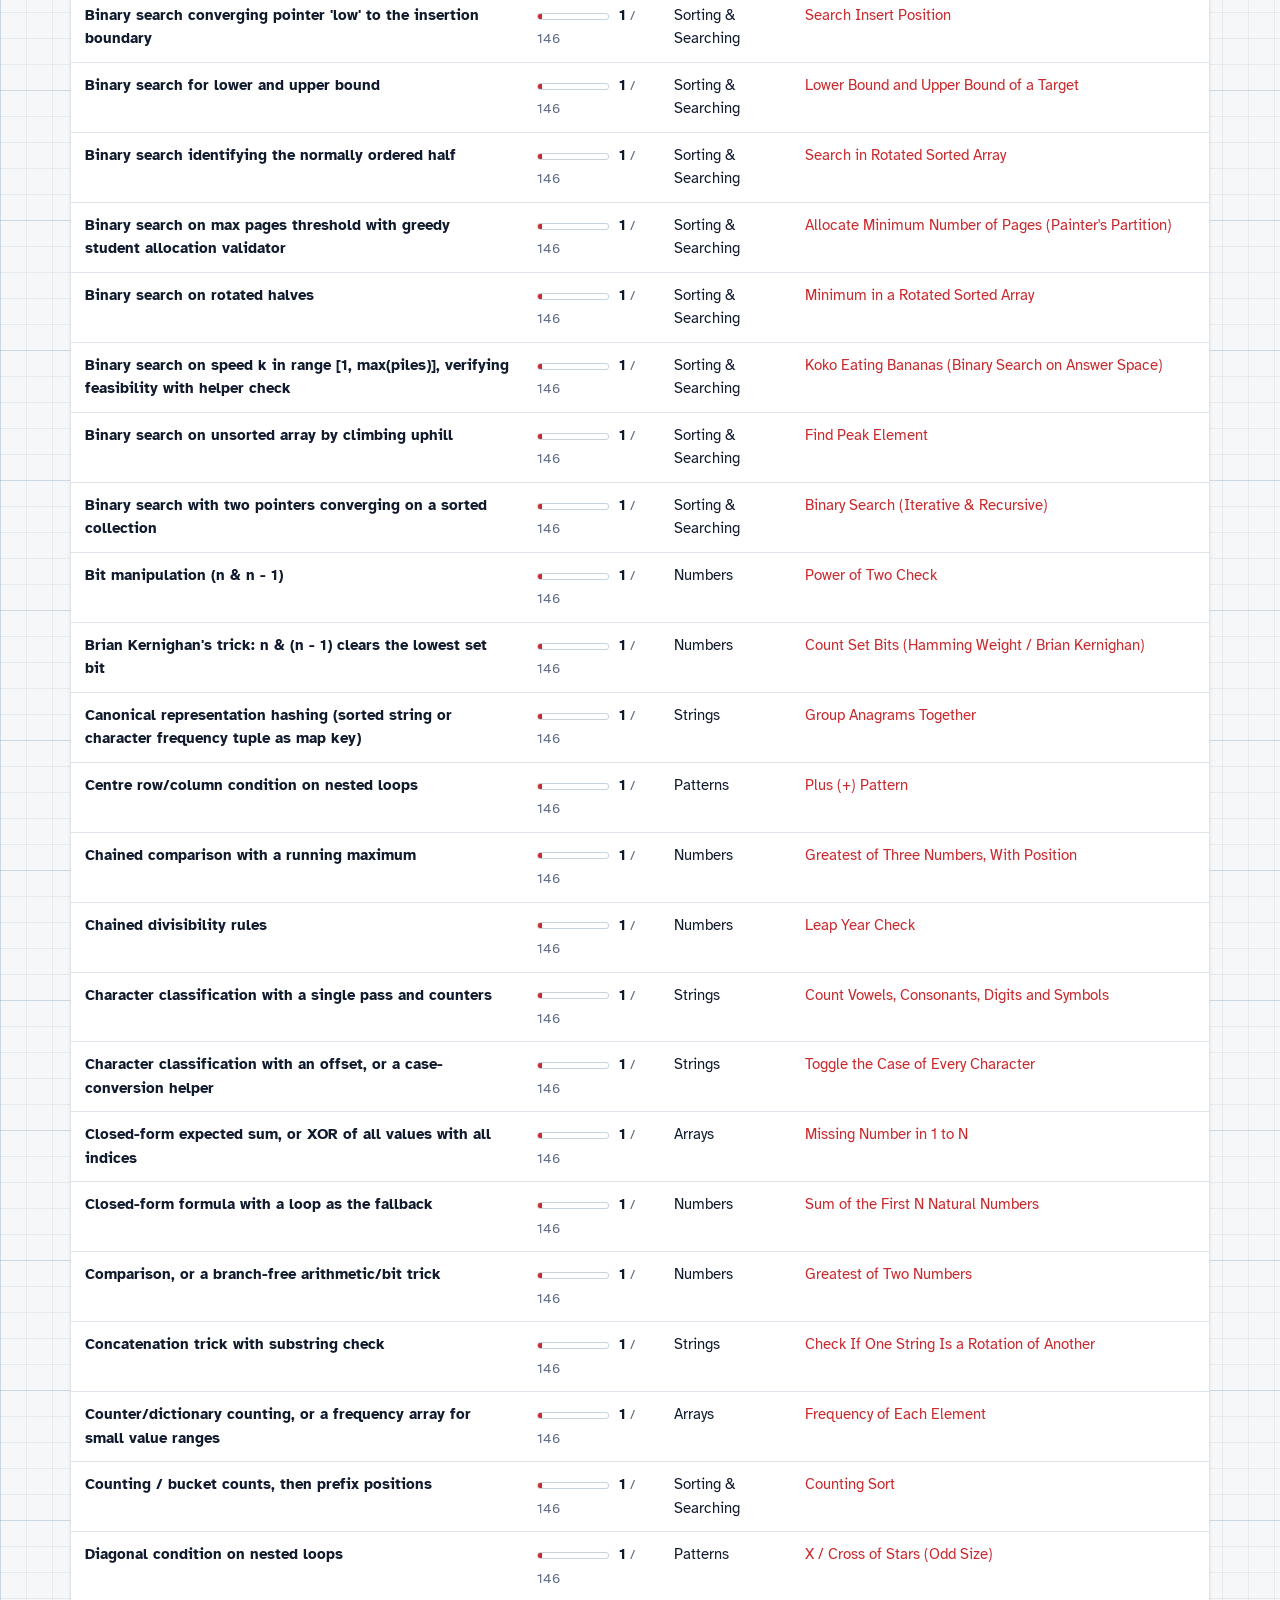
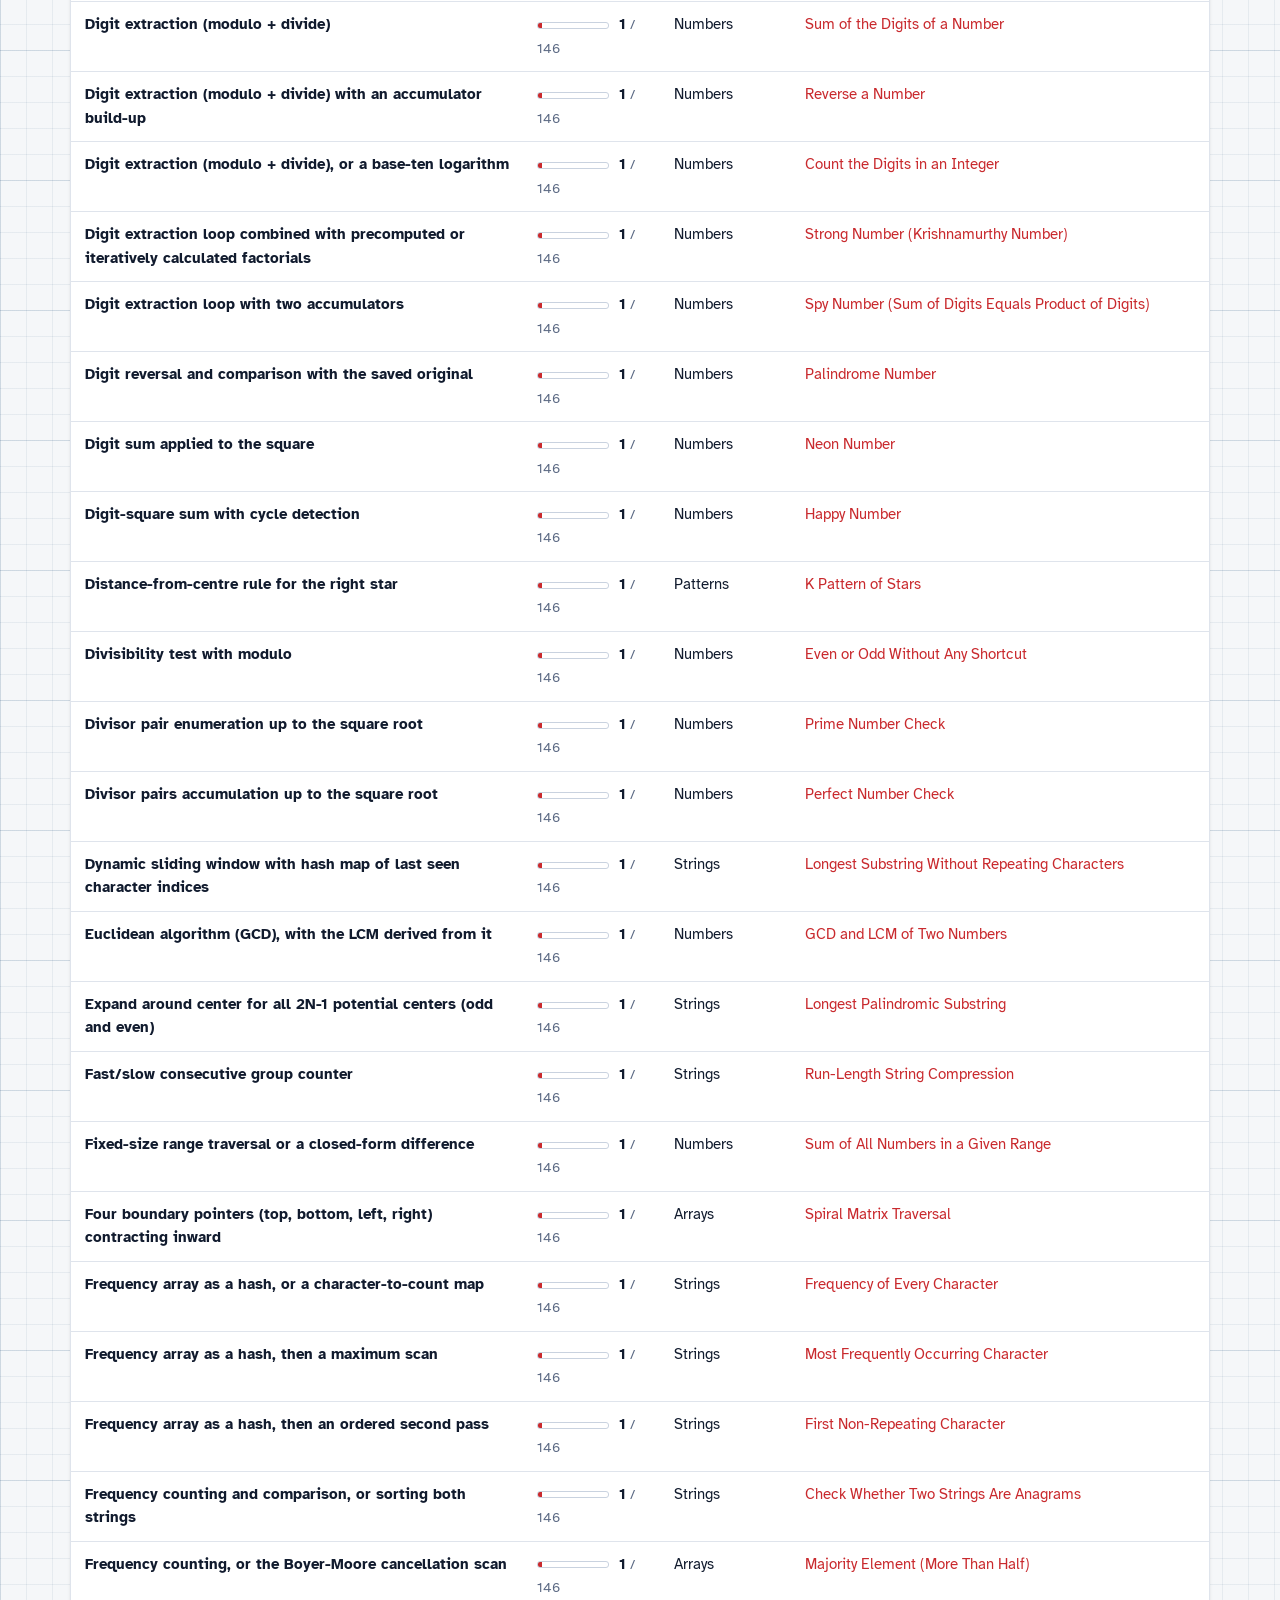
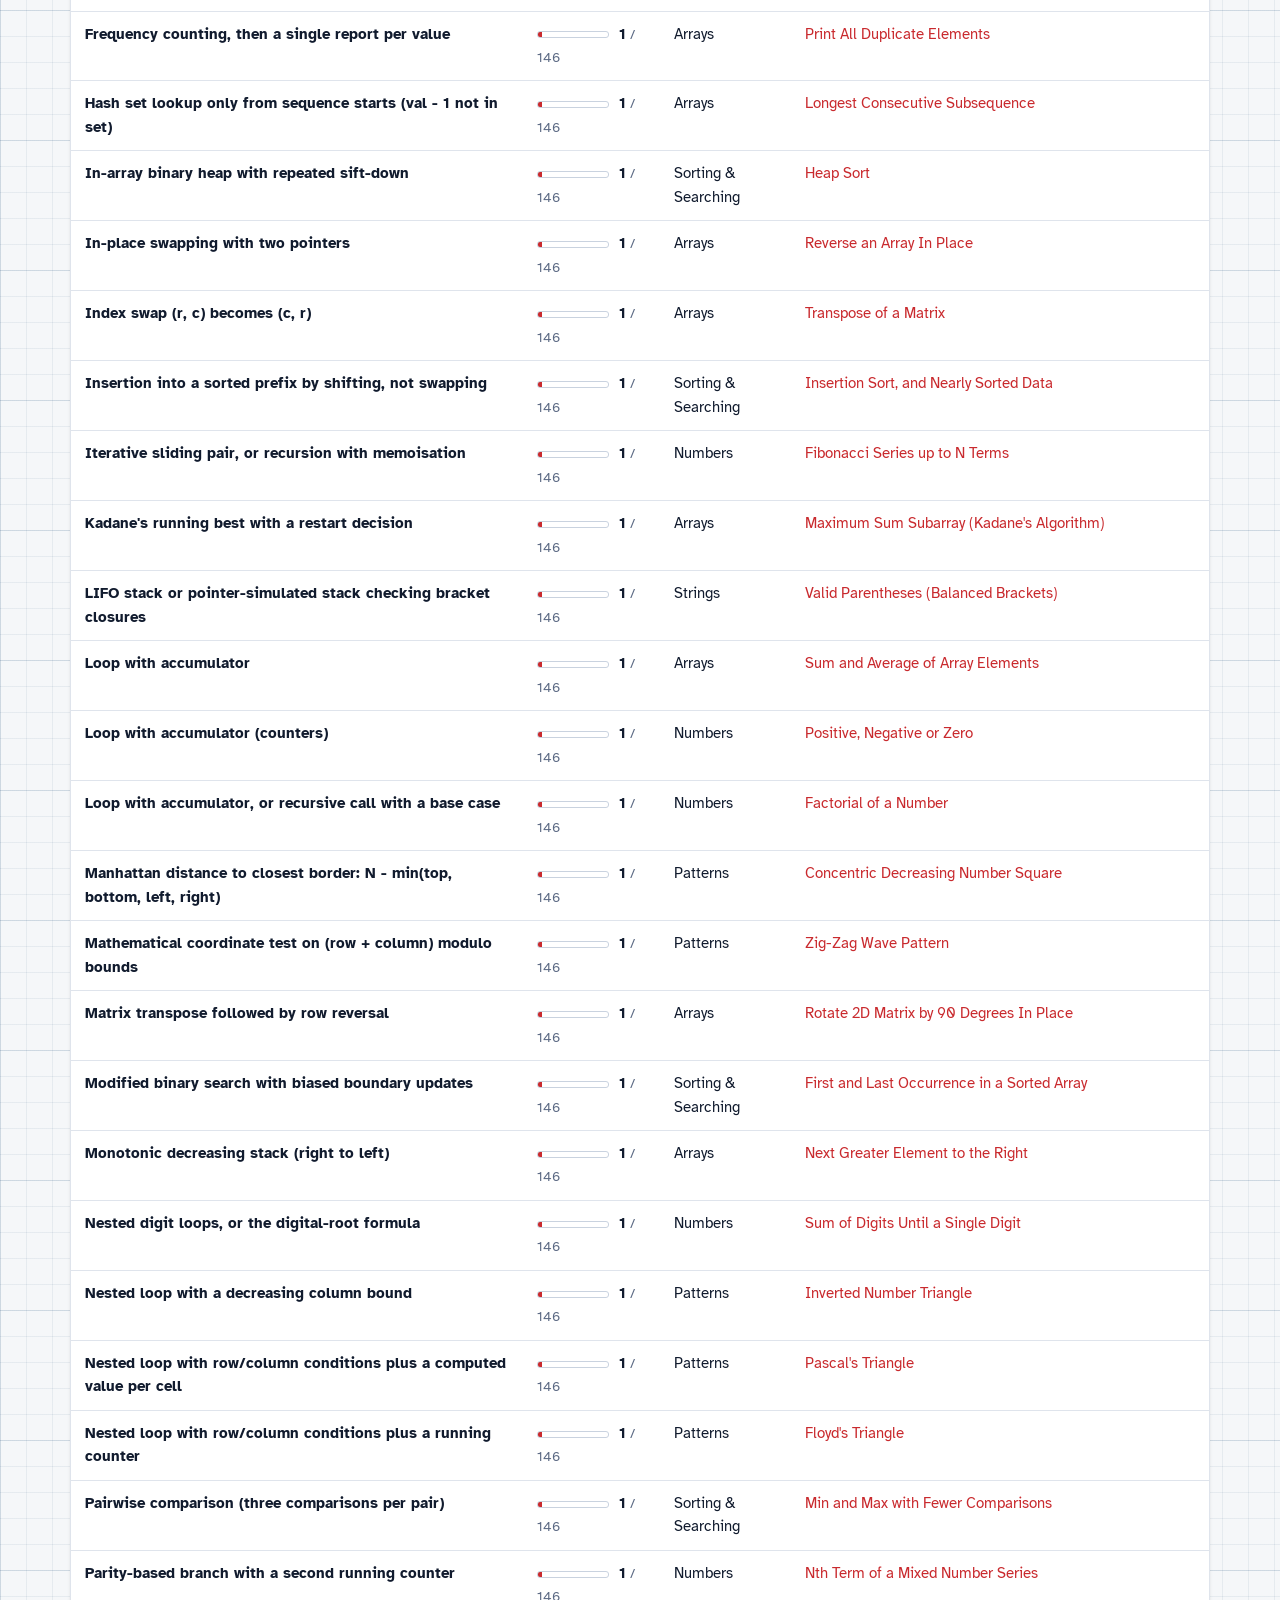
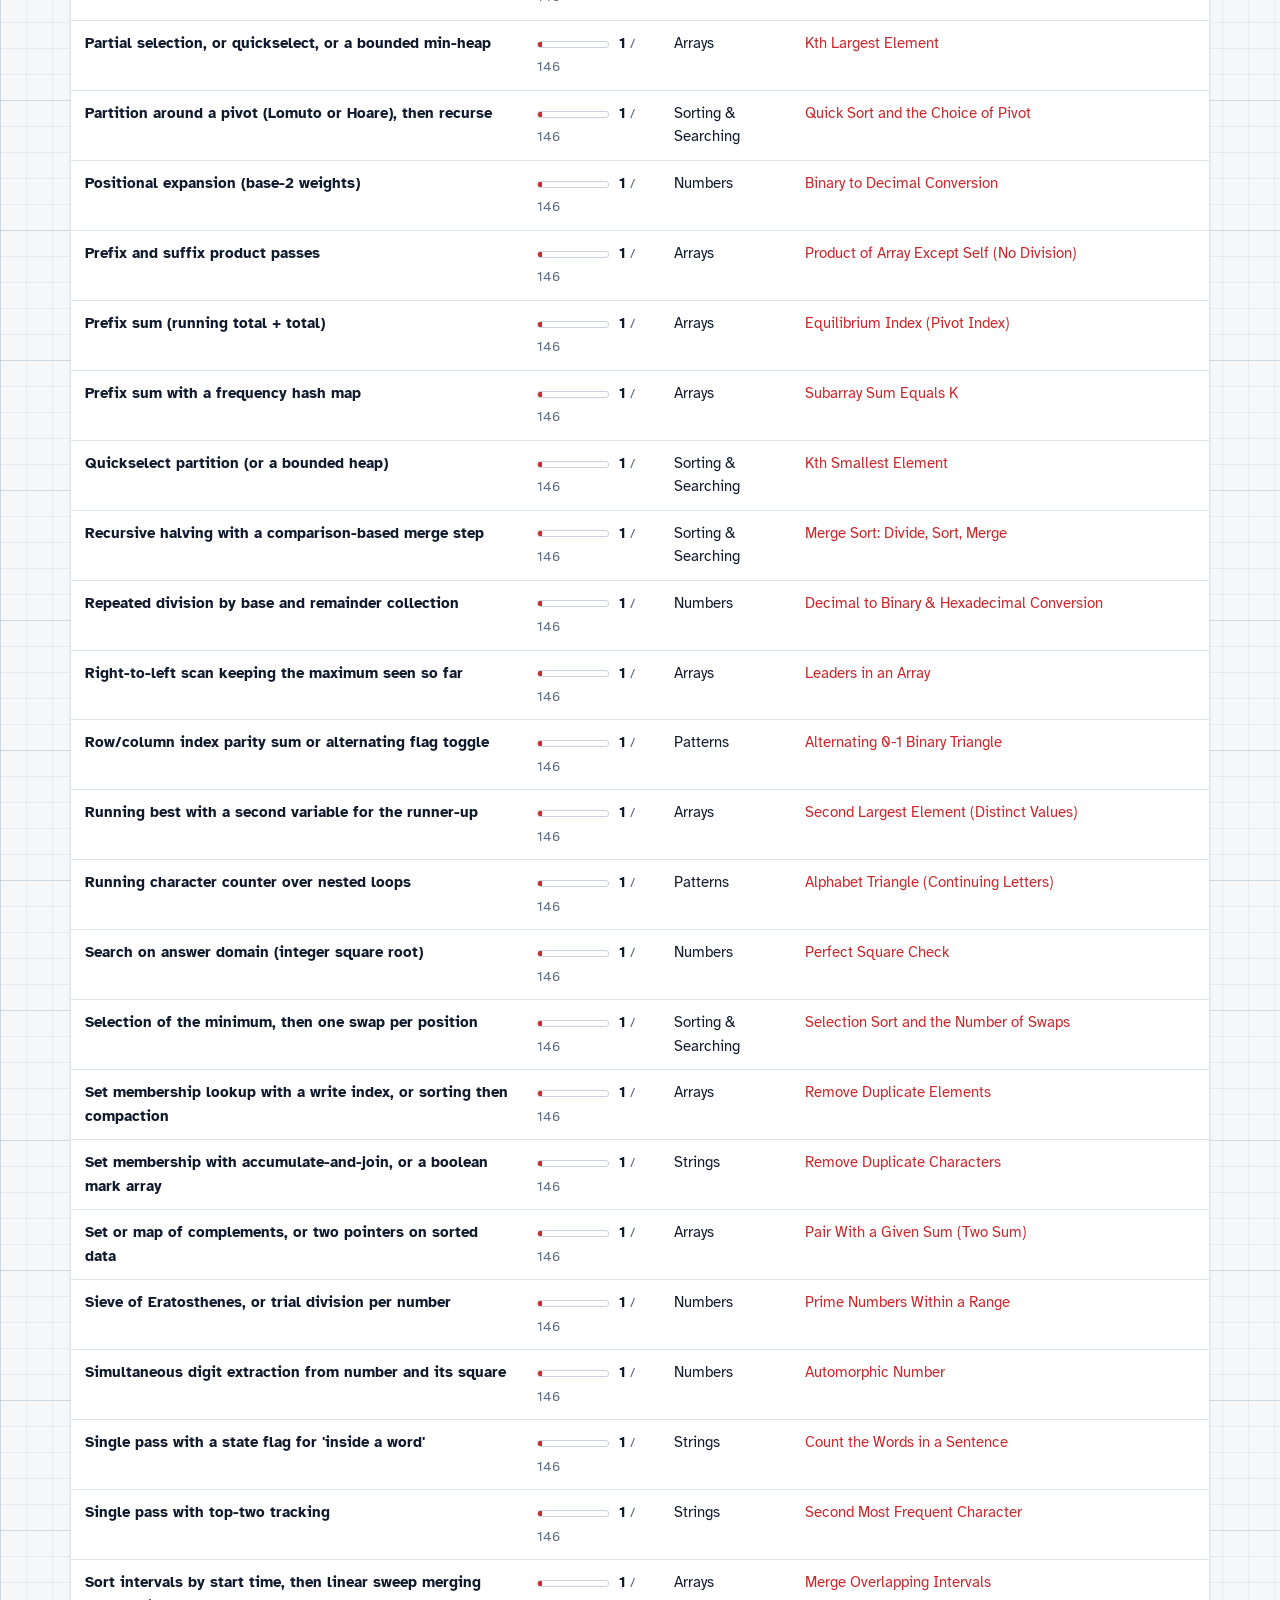
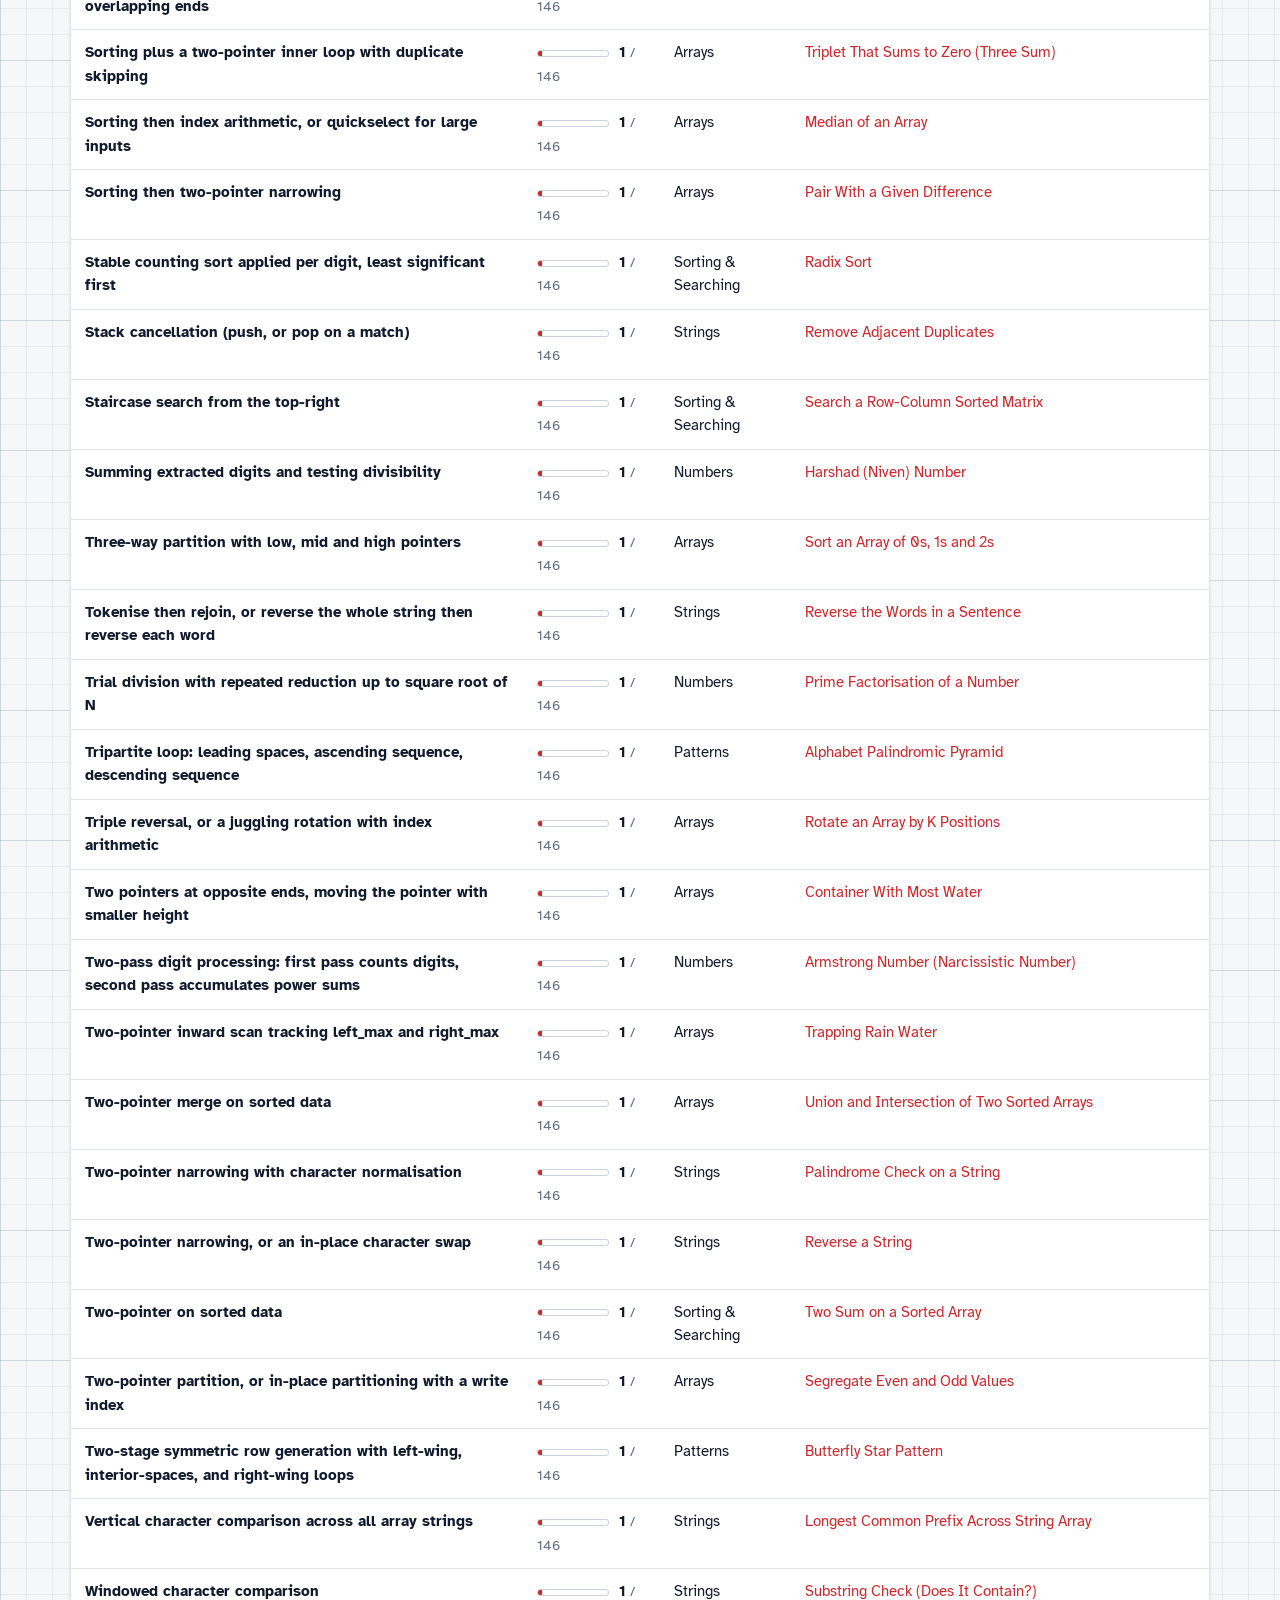
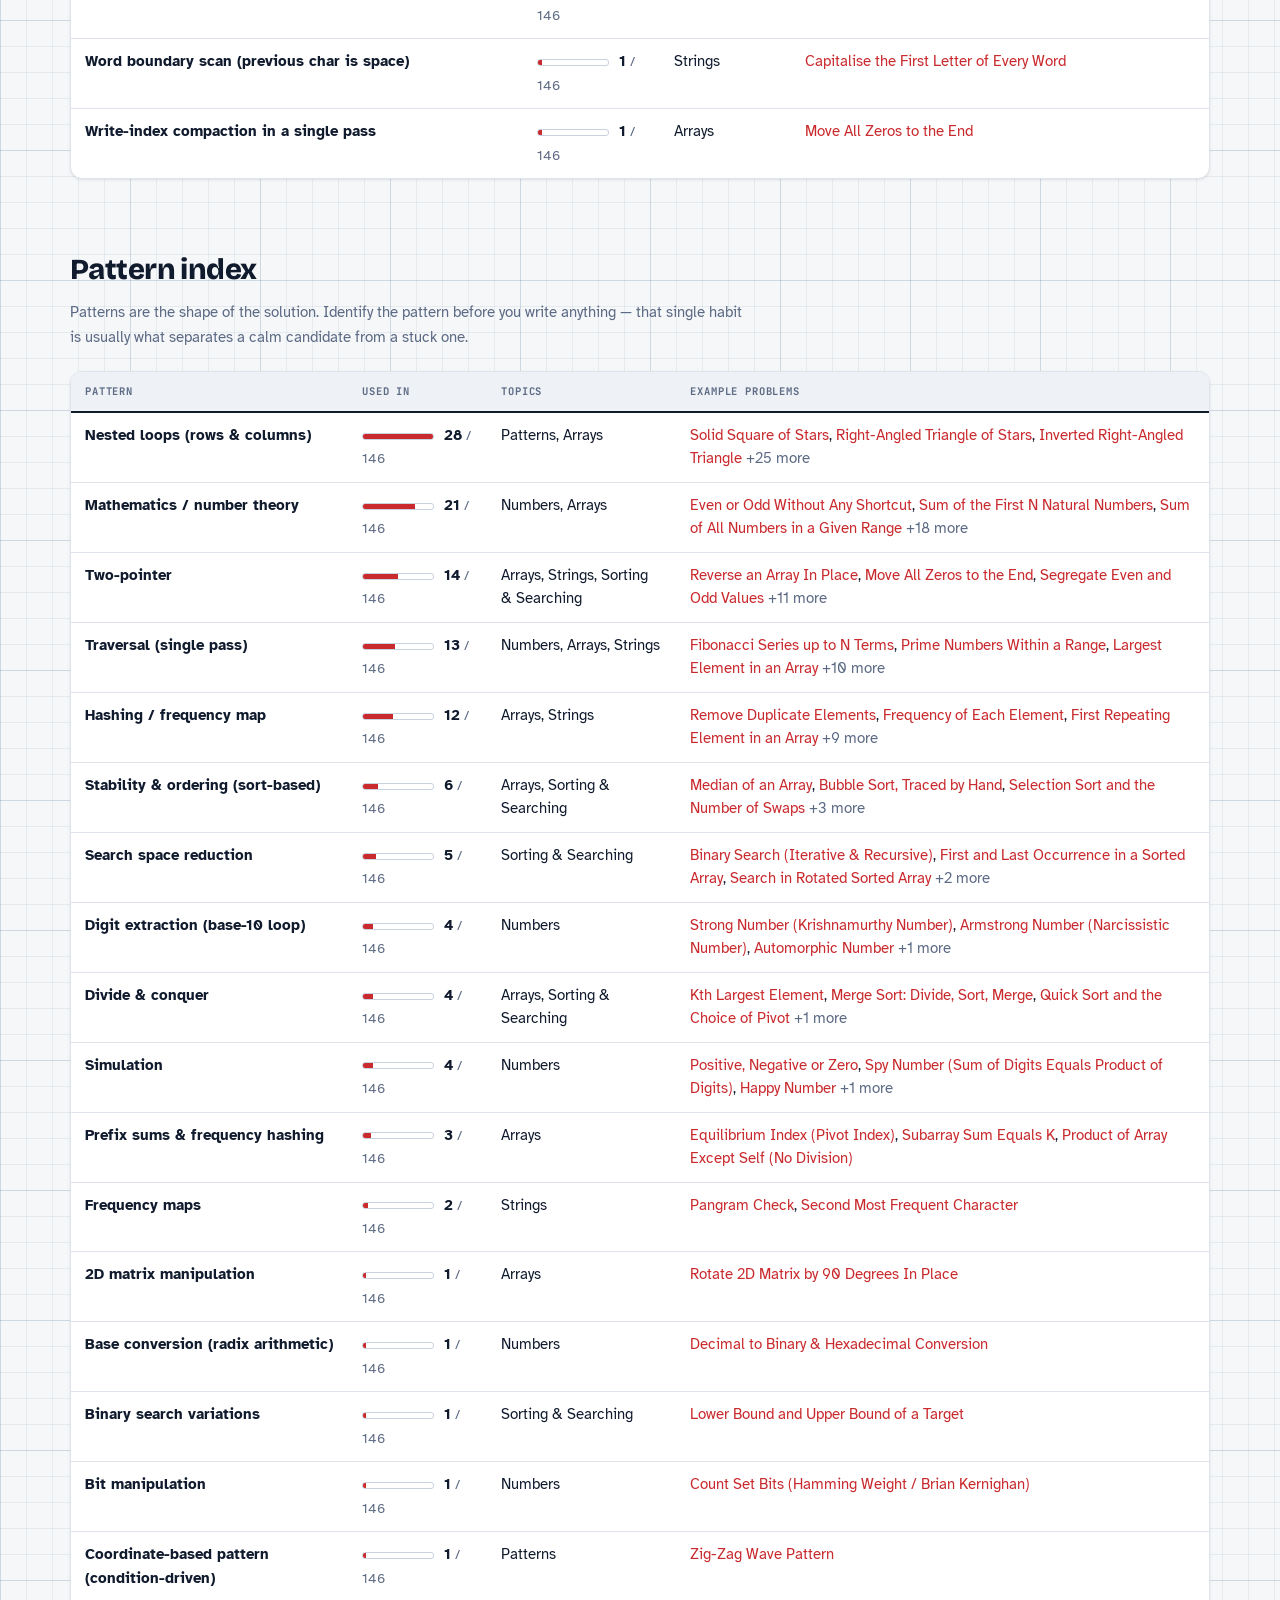
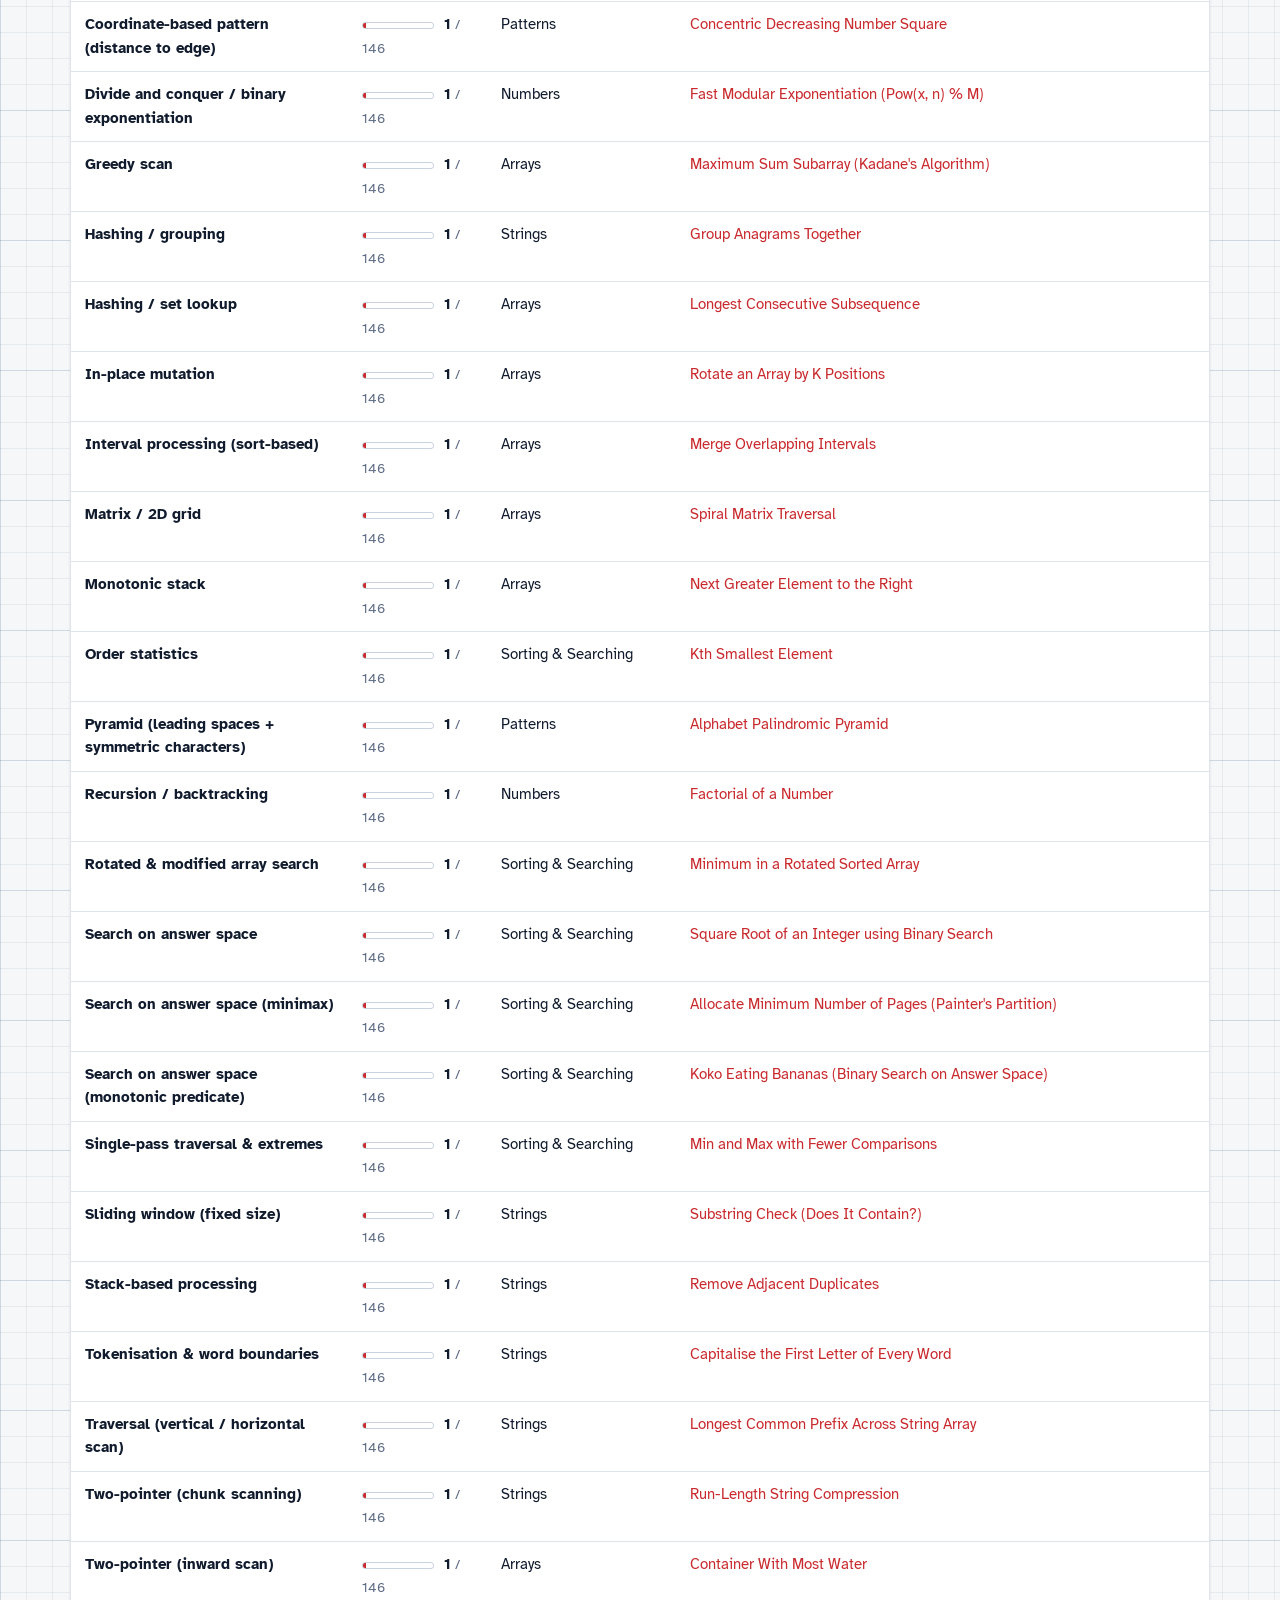
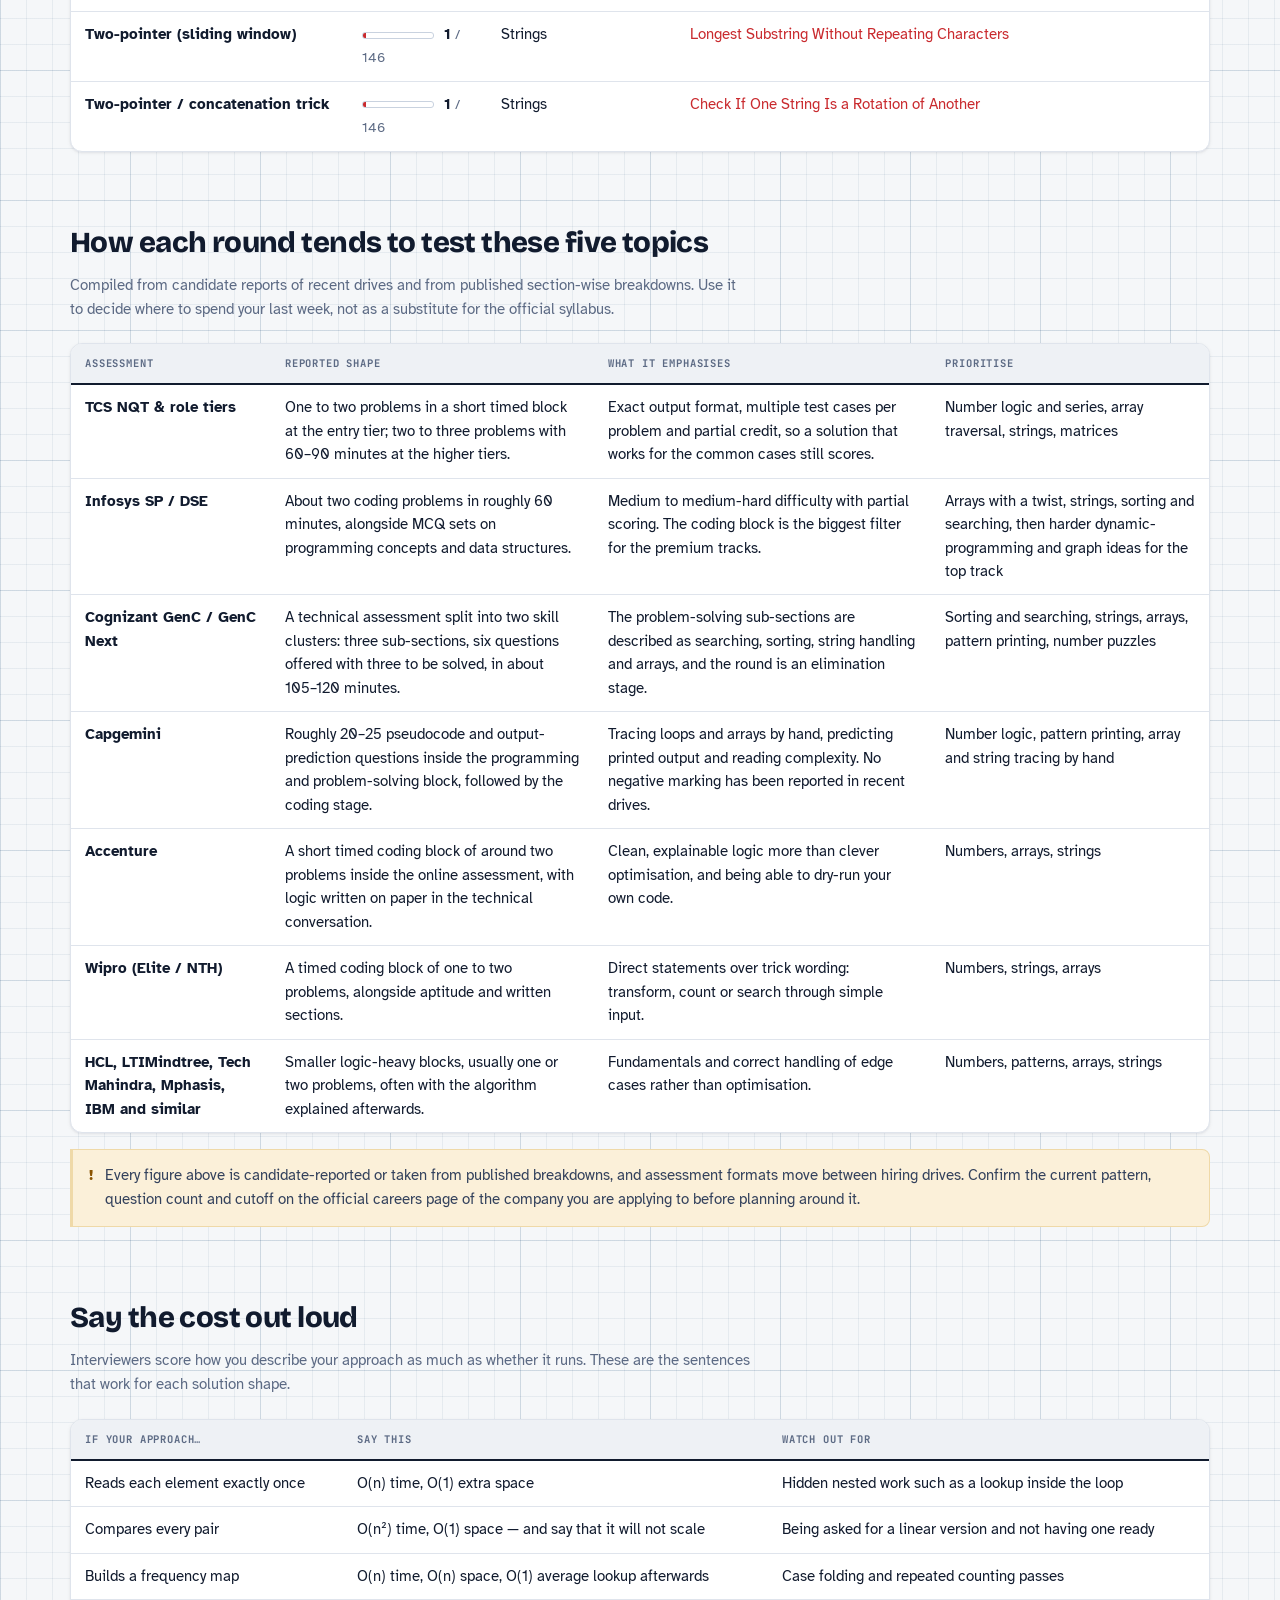
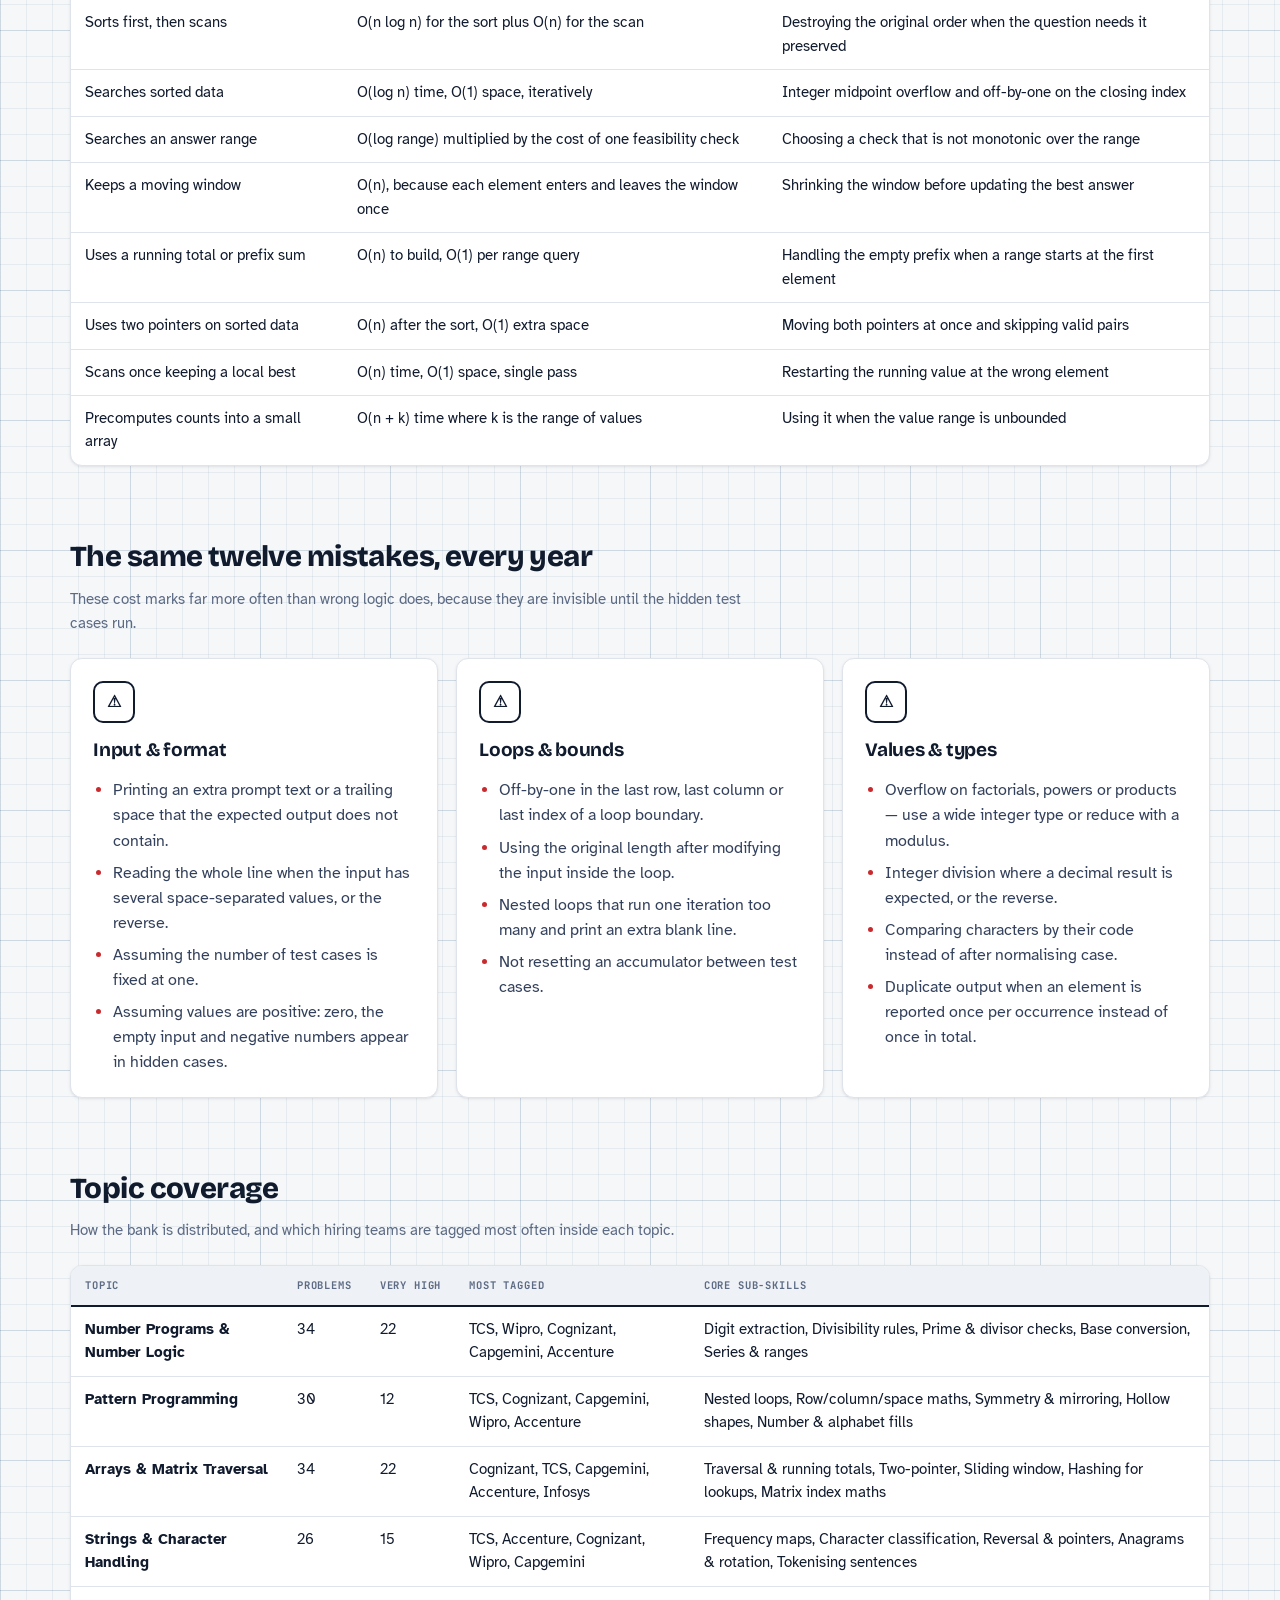
<file: reference.html>
<!DOCTYPE html>
<html lang="en" data-theme="light">
<head>
<meta charset="utf-8">
<meta name="viewport" content="width=device-width, initial-scale=1">
<title>Reference · Practice Vault</title>
<meta name="description" content="Patterns, techniques, round formats, complexity phrasing and the classic traps, generated from the question bank itself.">
<link rel="icon" href="assets/favicon.svg" type="image/svg+xml">
<link rel="stylesheet" href="assets/css/style.css">
</head>
<body data-page="reference">

<header class="site-header">
  <div class="wrap bar">
    <a class="brand" href="index.html">
      <span class="mark">PV</span>
      <span class="name">Practice Vault<span class="sub">Coding interview drills</span></span>
    </a>
    <button class="nav-toggle" type="button" aria-label="Open menu" aria-expanded="false" aria-controls="siteNav">
      <span></span><span></span><span></span>
    </button>
    <nav class="nav" id="siteNav" aria-label="Main">
      <a href="index.html" data-nav="home">Home</a>
      <div class="nav-drop">
        <a class="nav-drop-btn" href="topics.html" data-nav="bank">Question bank <span class="caret" aria-hidden="true"></span></a>
        <div class="nav-drop-menu">
          <a href="topics.html">All problems</a>
          <a href="topics.html?topic=numbers">Number programs</a>
          <a href="topics.html?topic=patterns">Pattern programming</a>
          <a href="topics.html?topic=arrays">Arrays &amp; matrix</a>
          <a href="topics.html?topic=strings">Strings</a>
          <a href="topics.html?topic=sortsearch">Sorting &amp; searching</a>
        </div>
      </div>
      <a href="practice.html" data-nav="practice">Drill sheet</a>
      <a href="reference.html" data-nav="reference">Reference</a>
      <a href="about.html" data-nav="about">How to use</a>
      <button class="icon-btn" type="button" data-theme-toggle>Dark mode</button>
    </nav>
  </div>
</header>

<main class="wrap">
  <div class="hero" style="padding-bottom:6px">
    <span class="eyebrow">Reference</span>
    <h1>Patterns, techniques and how the rounds test them</h1>
    <p class="lede">Generated from the bank itself: pick a technique, see its problems, redo the weakest from memory.</p>
  </div>

  <section id="refBody" style="padding-top:14px">
    <div class="stat-row" style="margin-top:0">
      <div class="stat"><b id="refTotal">0</b><span>Problems indexed</span></div>
      <div class="stat"><b id="refVH">0</b><span>Very-high frequency</span></div>
      <div class="stat"><b id="refEasy">0</b><span>Easy</span></div>
      <div class="stat"><b id="refMedium">0</b><span>Medium</span></div>
      <div class="stat"><b id="refHard">0</b><span>Hard</span></div>
    </div>
  </section>

  <section>
    <div class="section-head">
      <div>
        <h2>Your progress</h2>
        <p>Counted from the "mark as practised" ticks you have set on individual problem pages.</p>
      </div>
    </div>
    <div class="panel" id="refProgress"></div>
  </section>

  <section id="techniques">
    <div class="section-head">
      <div>
        <h2>Technique index</h2>
        <p>The concrete tool each problem wants. Learn these in order and most questions stop looking new: the same
          handful of techniques keep reappearing under different storylines.</p>
      </div>
    </div>
    <div class="table-wrap">
      <table class="data">
        <thead><tr><th>Technique</th><th>Used in</th><th>Topics</th><th>Example problems</th></tr></thead>
        <tbody id="techRows"></tbody>
      </table>
    </div>
  </section>

  <section id="patterns">
    <div class="section-head">
      <div>
        <h2>Pattern index</h2>
        <p>Patterns are the shape of the solution. Identify the pattern before you write anything &mdash; that single
          habit is usually what separates a calm candidate from a stuck one.</p>
      </div>
    </div>
    <div class="table-wrap">
      <table class="data">
        <thead><tr><th>Pattern</th><th>Used in</th><th>Topics</th><th>Example problems</th></tr></thead>
        <tbody id="patRows"></tbody>
      </table>
    </div>
  </section>

  <section id="rounds">
    <div class="section-head">
      <div>
        <h2>How each round tends to test these five topics</h2>
        <p>Compiled from candidate reports of recent drives and from published section-wise breakdowns. Use it to
          decide where to spend your last week, not as a substitute for the official syllabus.</p>
      </div>
    </div>
    <div class="table-wrap">
      <table class="data">
        <thead><tr><th>Assessment</th><th>Reported shape</th><th>What it emphasises</th><th>Prioritise</th></tr></thead>
        <tbody>
          <tr>
            <td><b>TCS NQT &amp; role tiers</b></td>
            <td>One to two problems in a short timed block at the entry tier; two to three problems with
              60&ndash;90 minutes at the higher tiers.</td>
            <td>Exact output format, multiple test cases per problem and partial credit, so a solution that works for
              the common cases still scores.</td>
            <td>Number logic and series, array traversal, strings, matrices</td>
          </tr>
          <tr>
            <td><b>Infosys SP / DSE</b></td>
            <td>About two coding problems in roughly 60 minutes, alongside MCQ sets on programming concepts and data
              structures.</td>
            <td>Medium to medium-hard difficulty with partial scoring. The coding block is the biggest filter for the
              premium tracks.</td>
            <td>Arrays with a twist, strings, sorting and searching, then harder dynamic-programming and graph ideas
              for the top track</td>
          </tr>
          <tr>
            <td><b>Cognizant GenC / GenC Next</b></td>
            <td>A technical assessment split into two skill clusters: three sub-sections, six questions offered with
              three to be solved, in about 105&ndash;120 minutes.</td>
            <td>The problem-solving sub-sections are described as searching, sorting, string handling and arrays, and
              the round is an elimination stage.</td>
            <td>Sorting and searching, strings, arrays, pattern printing, number puzzles</td>
          </tr>
          <tr>
            <td><b>Capgemini</b></td>
            <td>Roughly 20&ndash;25 pseudocode and output-prediction questions inside the programming and
              problem-solving block, followed by the coding stage.</td>
            <td>Tracing loops and arrays by hand, predicting printed output and reading complexity. No negative
              marking has been reported in recent drives.</td>
            <td>Number logic, pattern printing, array and string tracing by hand</td>
          </tr>
          <tr>
            <td><b>Accenture</b></td>
            <td>A short timed coding block of around two problems inside the online assessment, with logic written on
              paper in the technical conversation.</td>
            <td>Clean, explainable logic more than clever optimisation, and being able to dry-run your own code.</td>
            <td>Numbers, arrays, strings</td>
          </tr>
          <tr>
            <td><b>Wipro (Elite / NTH)</b></td>
            <td>A timed coding block of one to two problems, alongside aptitude and written sections.</td>
            <td>Direct statements over trick wording: transform, count or search through simple input.</td>
            <td>Numbers, strings, arrays</td>
          </tr>
          <tr>
            <td><b>HCL, LTIMindtree, Tech Mahindra, Mphasis, IBM and similar</b></td>
            <td>Smaller logic-heavy blocks, usually one or two problems, often with the algorithm explained
              afterwards.</td>
            <td>Fundamentals and correct handling of edge cases rather than optimisation.</td>
            <td>Numbers, patterns, arrays, strings</td>
          </tr>
        </tbody>
      </table>
    </div>
    <div class="callout warn" style="margin-top:16px">
      <span class="ico">!</span>
      <span>Every figure above is candidate-reported or taken from published breakdowns, and assessment formats move
        between hiring drives. Confirm the current pattern, question count and cutoff on the official careers page of
        the company you are applying to before planning around it.</span>
    </div>
  </section>

  <section id="costs">
    <div class="section-head">
      <div>
        <h2>Say the cost out loud</h2>
        <p>Interviewers score how you describe your approach as much as whether it runs. These are the sentences that
          work for each solution shape.</p>
      </div>
    </div>
    <div class="table-wrap">
      <table class="data">
        <thead><tr><th>If your approach&hellip;</th><th>Say this</th><th>Watch out for</th></tr></thead>
        <tbody>
          <tr><td>Reads each element exactly once</td><td>O(n) time, O(1) extra space</td><td>Hidden nested work such as a lookup inside the loop</td></tr>
          <tr><td>Compares every pair</td><td>O(n&sup2;) time, O(1) space &mdash; and say that it will not scale</td><td>Being asked for a linear version and not having one ready</td></tr>
          <tr><td>Builds a frequency map</td><td>O(n) time, O(n) space, O(1) average lookup afterwards</td><td>Case folding and repeated counting passes</td></tr>
          <tr><td>Sorts first, then scans</td><td>O(n log n) for the sort plus O(n) for the scan</td><td>Destroying the original order when the question needs it preserved</td></tr>
          <tr><td>Searches sorted data</td><td>O(log n) time, O(1) space, iteratively</td><td>Integer midpoint overflow and off-by-one on the closing index</td></tr>
          <tr><td>Searches an answer range</td><td>O(log range) multiplied by the cost of one feasibility check</td><td>Choosing a check that is not monotonic over the range</td></tr>
          <tr><td>Keeps a moving window</td><td>O(n), because each element enters and leaves the window once</td><td>Shrinking the window before updating the best answer</td></tr>
          <tr><td>Uses a running total or prefix sum</td><td>O(n) to build, O(1) per range query</td><td>Handling the empty prefix when a range starts at the first element</td></tr>
          <tr><td>Uses two pointers on sorted data</td><td>O(n) after the sort, O(1) extra space</td><td>Moving both pointers at once and skipping valid pairs</td></tr>
          <tr><td>Scans once keeping a local best</td><td>O(n) time, O(1) space, single pass</td><td>Restarting the running value at the wrong element</td></tr>
          <tr><td>Precomputes counts into a small array</td><td>O(n + k) time where k is the range of values</td><td>Using it when the value range is unbounded</td></tr>
        </tbody>
      </table>
    </div>
  </section>

  <section id="traps">
    <div class="section-head">
      <div>
        <h2>The same twelve mistakes, every year</h2>
        <p>These cost marks far more often than wrong logic does, because they are invisible until the hidden test
          cases run.</p>
      </div>
    </div>
    <div class="topic-grid">
      <article class="topic-card" style="cursor:default">
        <span class="icon">&#9888;</span>
        <h3>Input &amp; format</h3>
        <ul class="bullet-list">
          <li>Printing an extra prompt text or a trailing space that the expected output does not contain.</li>
          <li>Reading the whole line when the input has several space-separated values, or the reverse.</li>
          <li>Assuming the number of test cases is fixed at one.</li>
          <li>Assuming values are positive: zero, the empty input and negative numbers appear in hidden cases.</li>
        </ul>
      </article>
      <article class="topic-card" style="cursor:default">
        <span class="icon">&#9888;</span>
        <h3>Loops &amp; bounds</h3>
        <ul class="bullet-list">
          <li>Off-by-one in the last row, last column or last index of a loop boundary.</li>
          <li>Using the original length after modifying the input inside the loop.</li>
          <li>Nested loops that run one iteration too many and print an extra blank line.</li>
          <li>Not resetting an accumulator between test cases.</li>
        </ul>
      </article>
      <article class="topic-card" style="cursor:default">
        <span class="icon">&#9888;</span>
        <h3>Values &amp; types</h3>
        <ul class="bullet-list">
          <li>Overflow on factorials, powers or products &mdash; use a wide integer type or reduce with a modulus.</li>
          <li>Integer division where a decimal result is expected, or the reverse.</li>
          <li>Comparing characters by their code instead of after normalising case.</li>
          <li>Duplicate output when an element is reported once per occurrence instead of once in total.</li>
        </ul>
      </article>
    </div>
  </section>

  <section id="coverage">
    <div class="section-head">
      <div>
        <h2>Topic coverage</h2>
        <p>How the bank is distributed, and which hiring teams are tagged most often inside each topic.</p>
      </div>
    </div>
    <div class="table-wrap">
      <table class="data">
        <thead><tr><th>Topic</th><th>Problems</th><th>Very high</th><th>Most tagged</th><th>Core sub-skills</th></tr></thead>
        <tbody id="topicRows"></tbody>
      </table>
    </div>
  </section>
</main>

<footer class="site-footer">
  <div class="wrap inner">
    <div>
      <a class="brand" href="index.html">
        <span class="mark">PV</span>
        <span class="name">Practice Vault<span class="sub">Coding interview drills</span></span>
      </a>
      <p class="muted small" style="margin-top:12px;max-width:34ch">Questions, patterns and algorithms for fresher
        coding assessments. Content only &mdash; no accounts, no answers, no code.</p>
    </div>
    <div>
      <h4>Topics in order</h4>
      <ul>
        <li><a href="topics.html?topic=numbers">Number programs</a></li>
        <li><a href="topics.html?topic=patterns">Pattern programming</a></li>
        <li><a href="topics.html?topic=arrays">Arrays &amp; matrix</a></li>
        <li><a href="topics.html?topic=strings">Strings</a></li>
        <li><a href="topics.html?topic=sortsearch">Sorting &amp; searching</a></li>
      </ul>
    </div>
    <div>
      <h4>Practice</h4>
      <ul>
        <li><a href="topics.html?freq=Very%20High&amp;sort=frequency">Very-high frequency list</a></li>
        <li><a href="topics.html?sort=difficulty">Easiest first</a></li>
        <li><a href="practice.html">Random drill sheet</a></li>
        <li><a href="reference.html">Technique index</a></li>
      </ul>
    </div>
    <div>
      <h4>Reading</h4>
      <ul>
        <li><a href="about.html">How to use this site</a></li>
        <li><a href="about.html#method">How the bank was built</a></li>
        <li><a href="reference.html#rounds">Round formats &amp; emphasis</a></li>
      </ul>
    </div>
  </div>
  <div class="wrap legal">
    Practice Vault is an independent study resource. Company names are used only to indicate where a question
    style has been reported; they imply no affiliation or endorsement. Assessment formats change between drives,
    so always confirm details on the official careers page of the company you are applying to.
  </div>
</footer>

<script src="assets/js/data/topics.js"></script>
<script src="assets/js/data/numbers.js"></script>
<script src="assets/js/data/patterns.js"></script>
<script src="assets/js/data/arrays.js"></script>
<script src="assets/js/data/strings.js"></script>
<script src="assets/js/data/sortsearch.js"></script>
<script src="assets/js/app.js"></script>
</body>
</html>
</file>
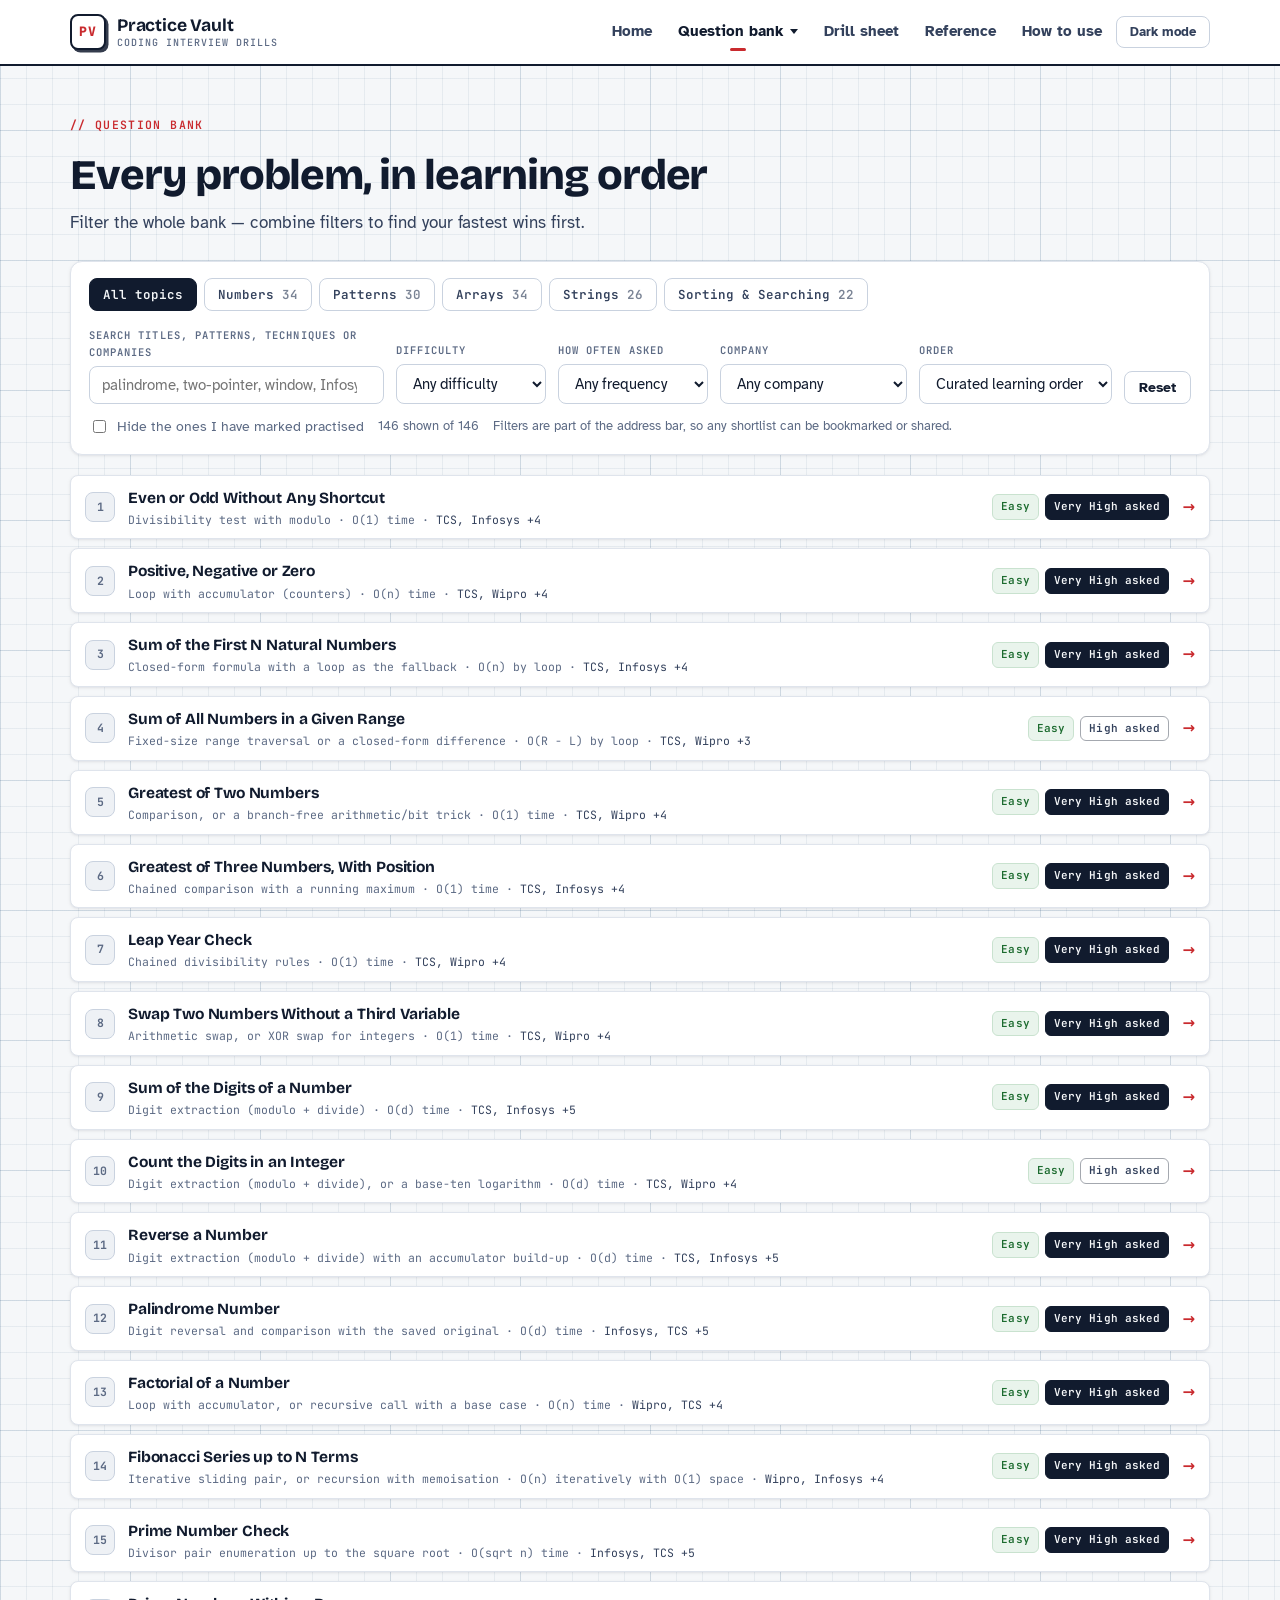
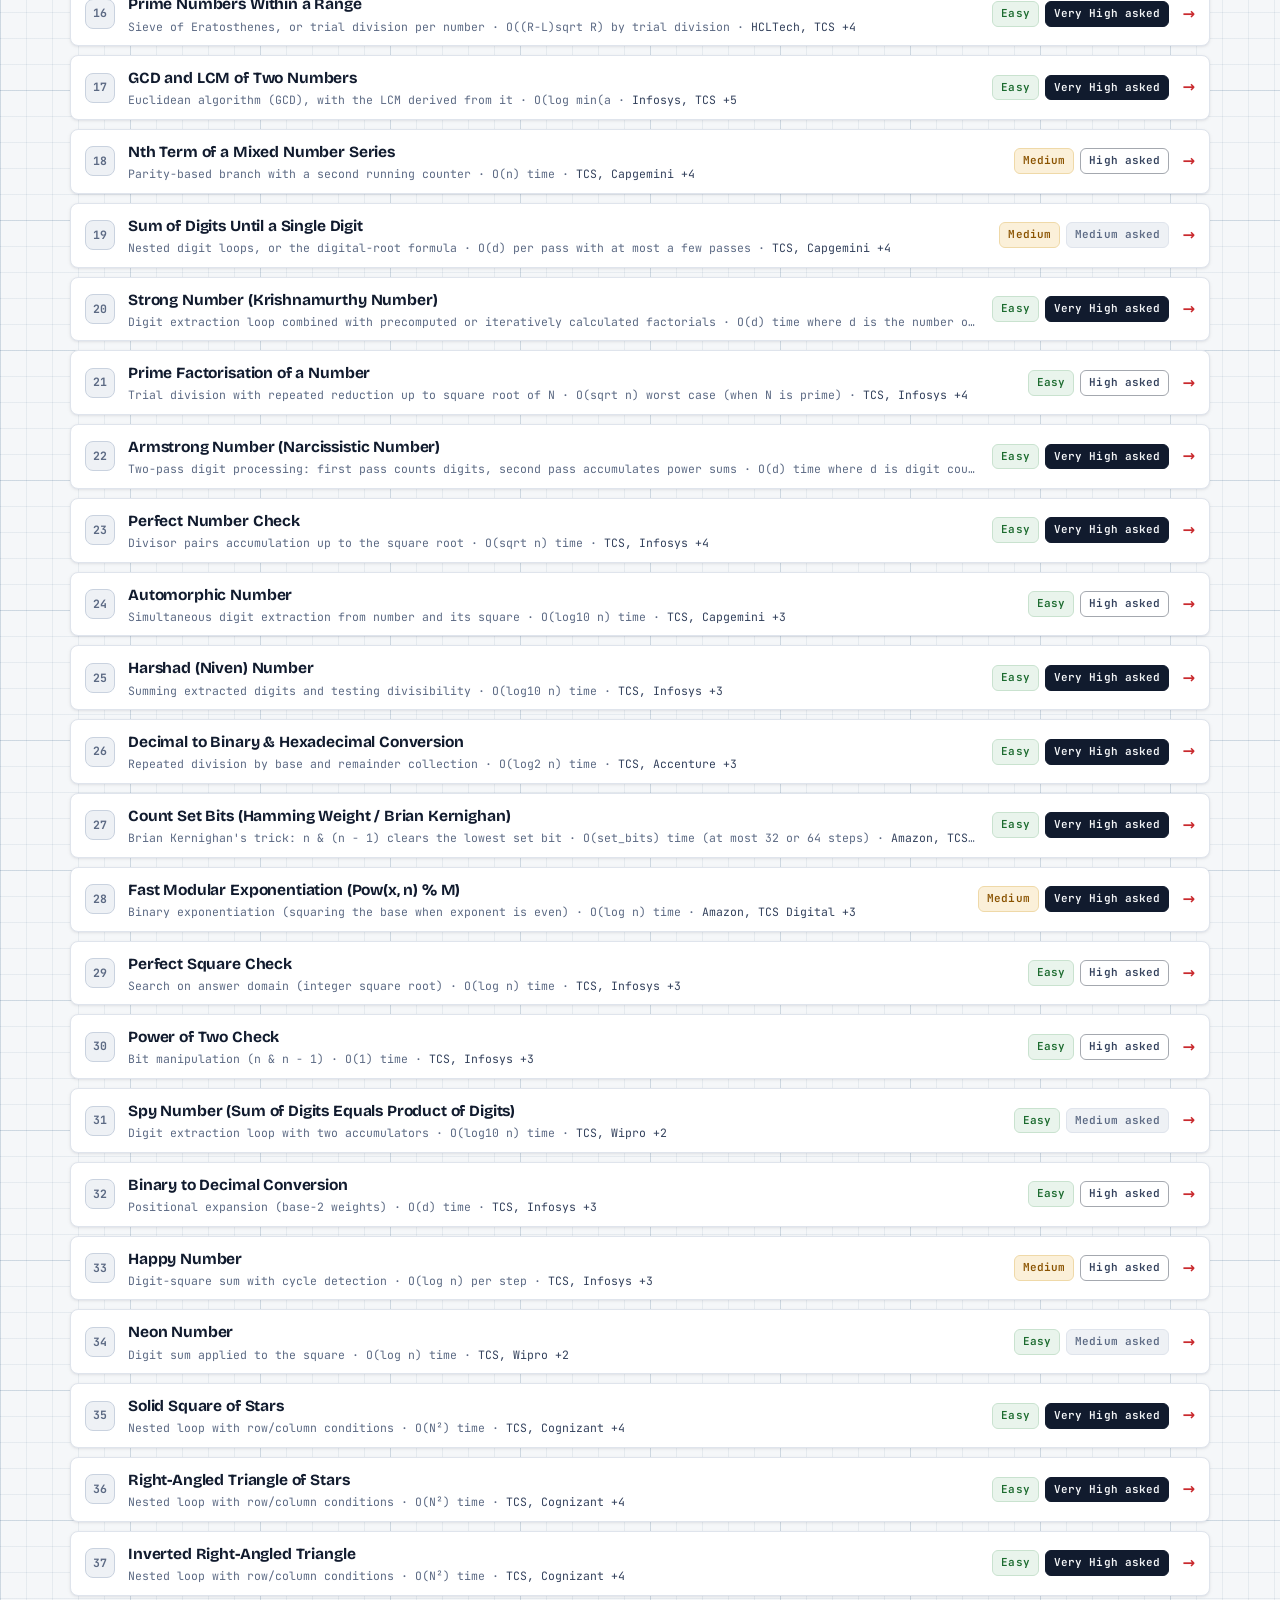
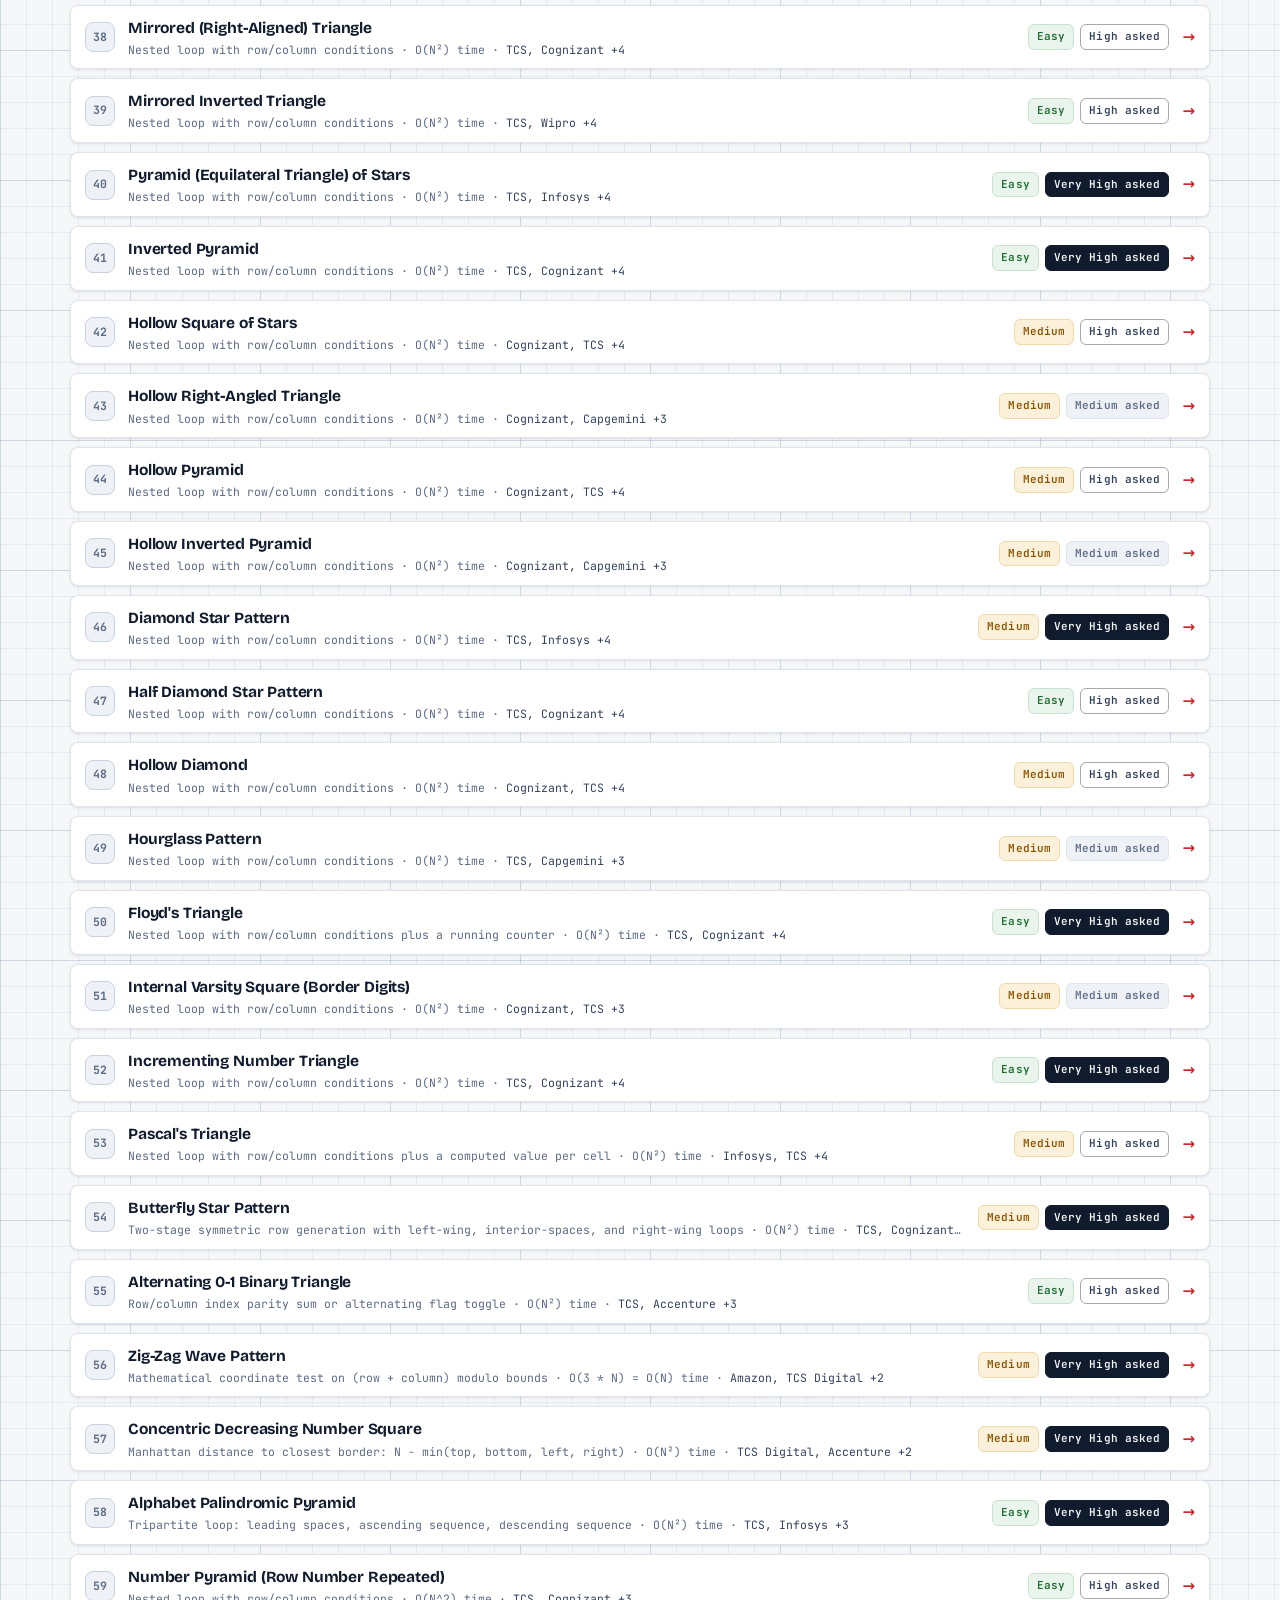
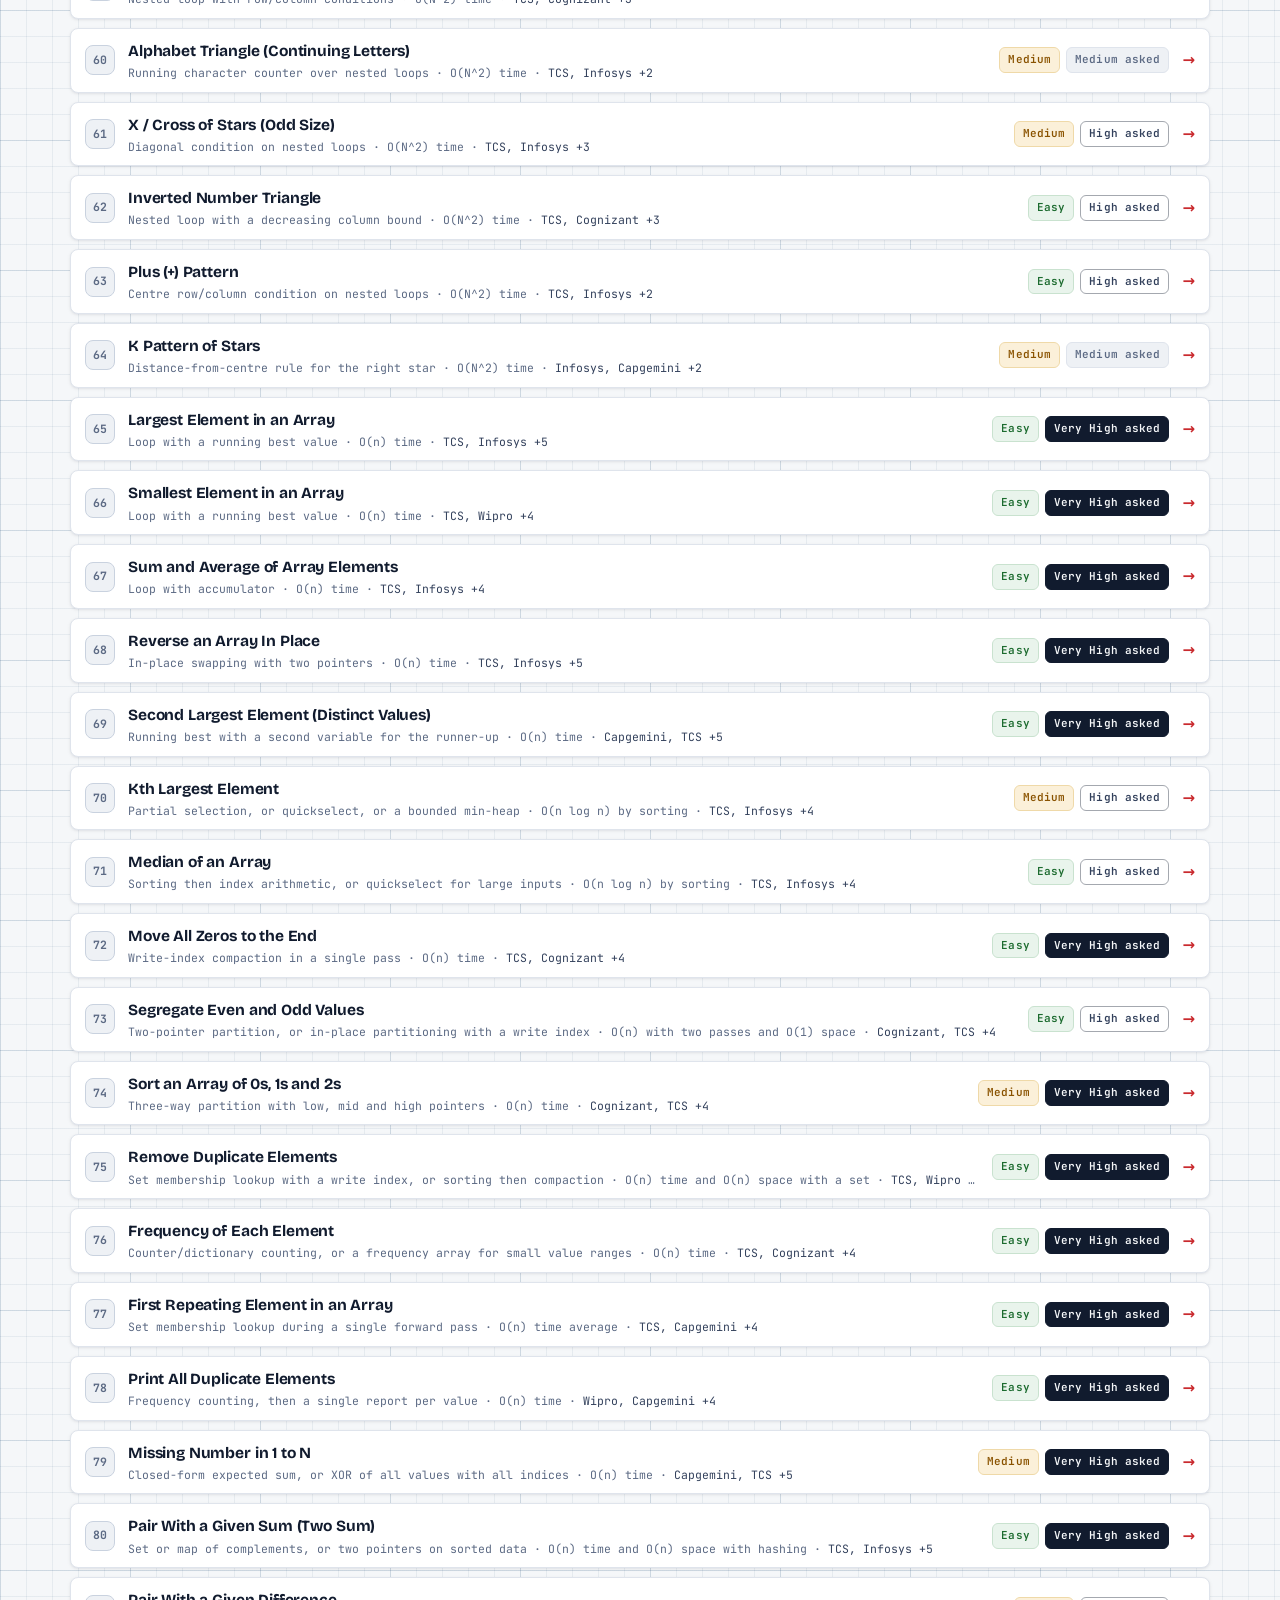
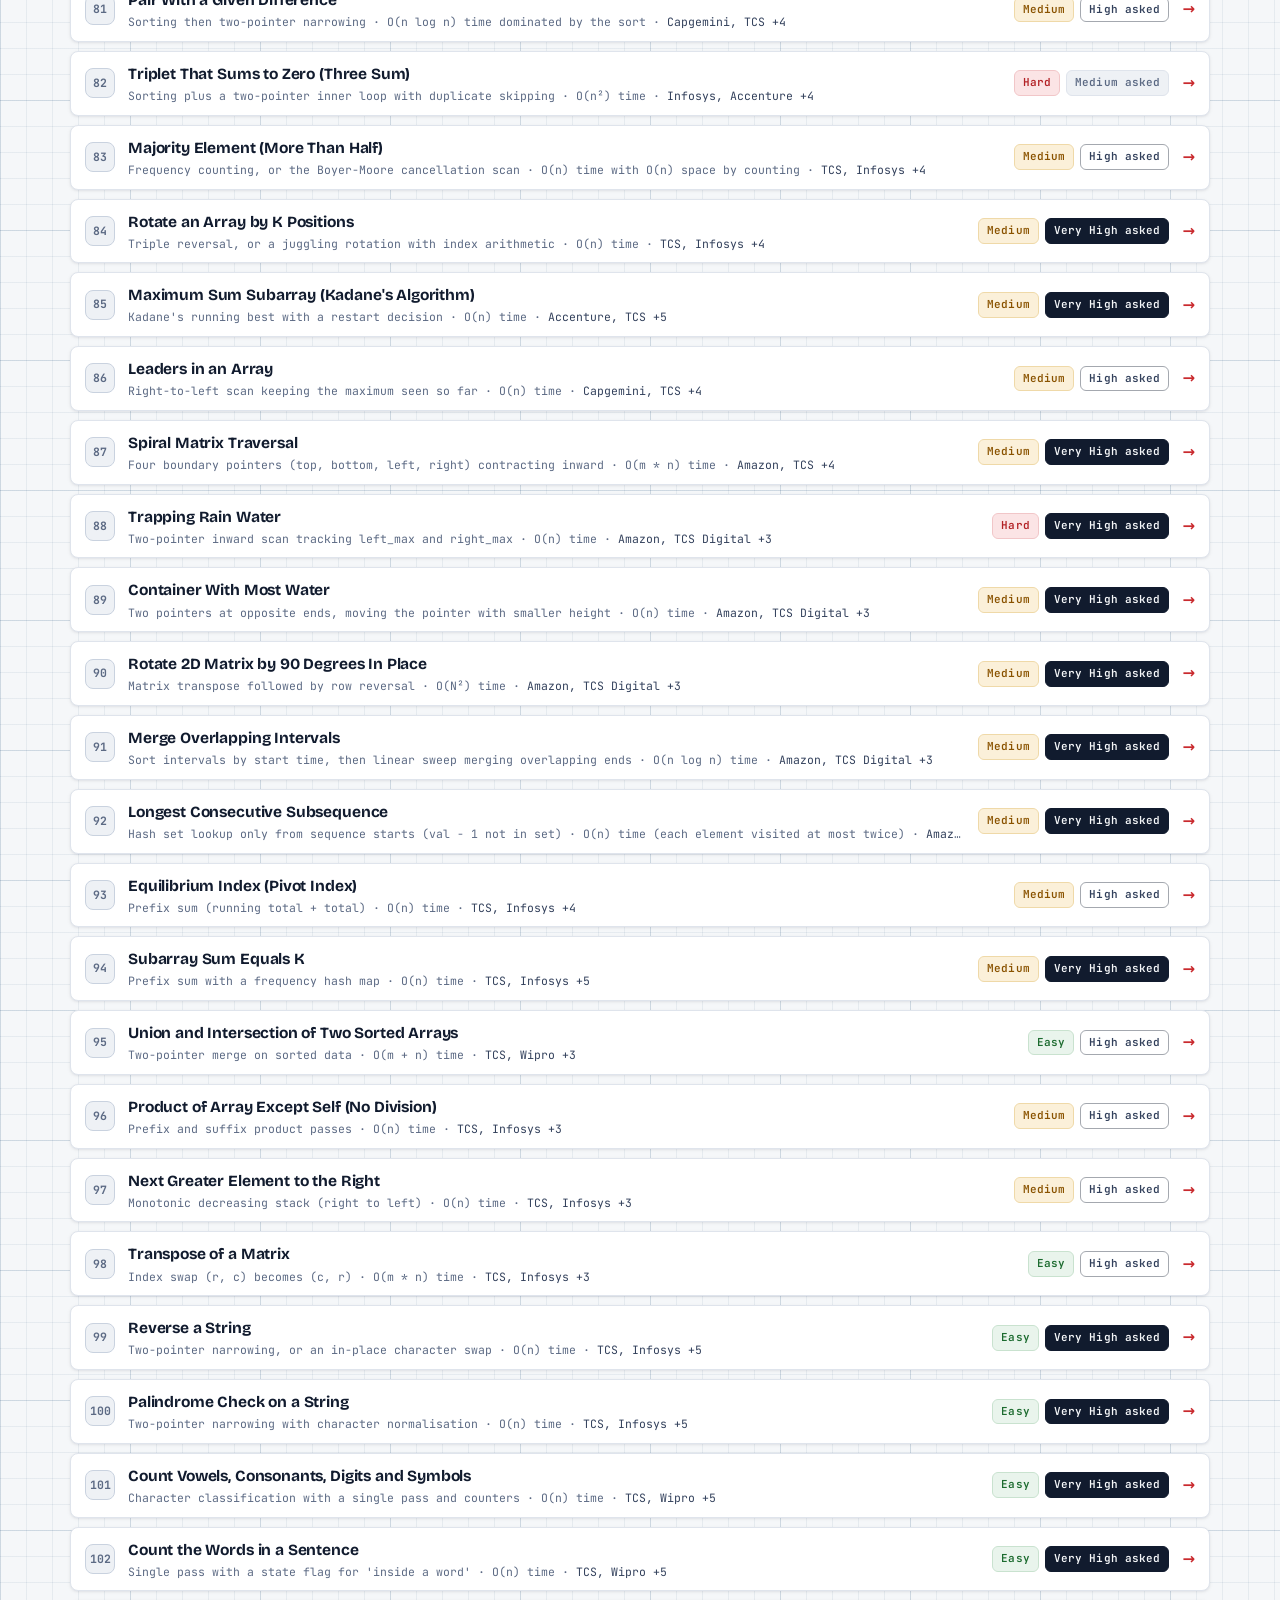
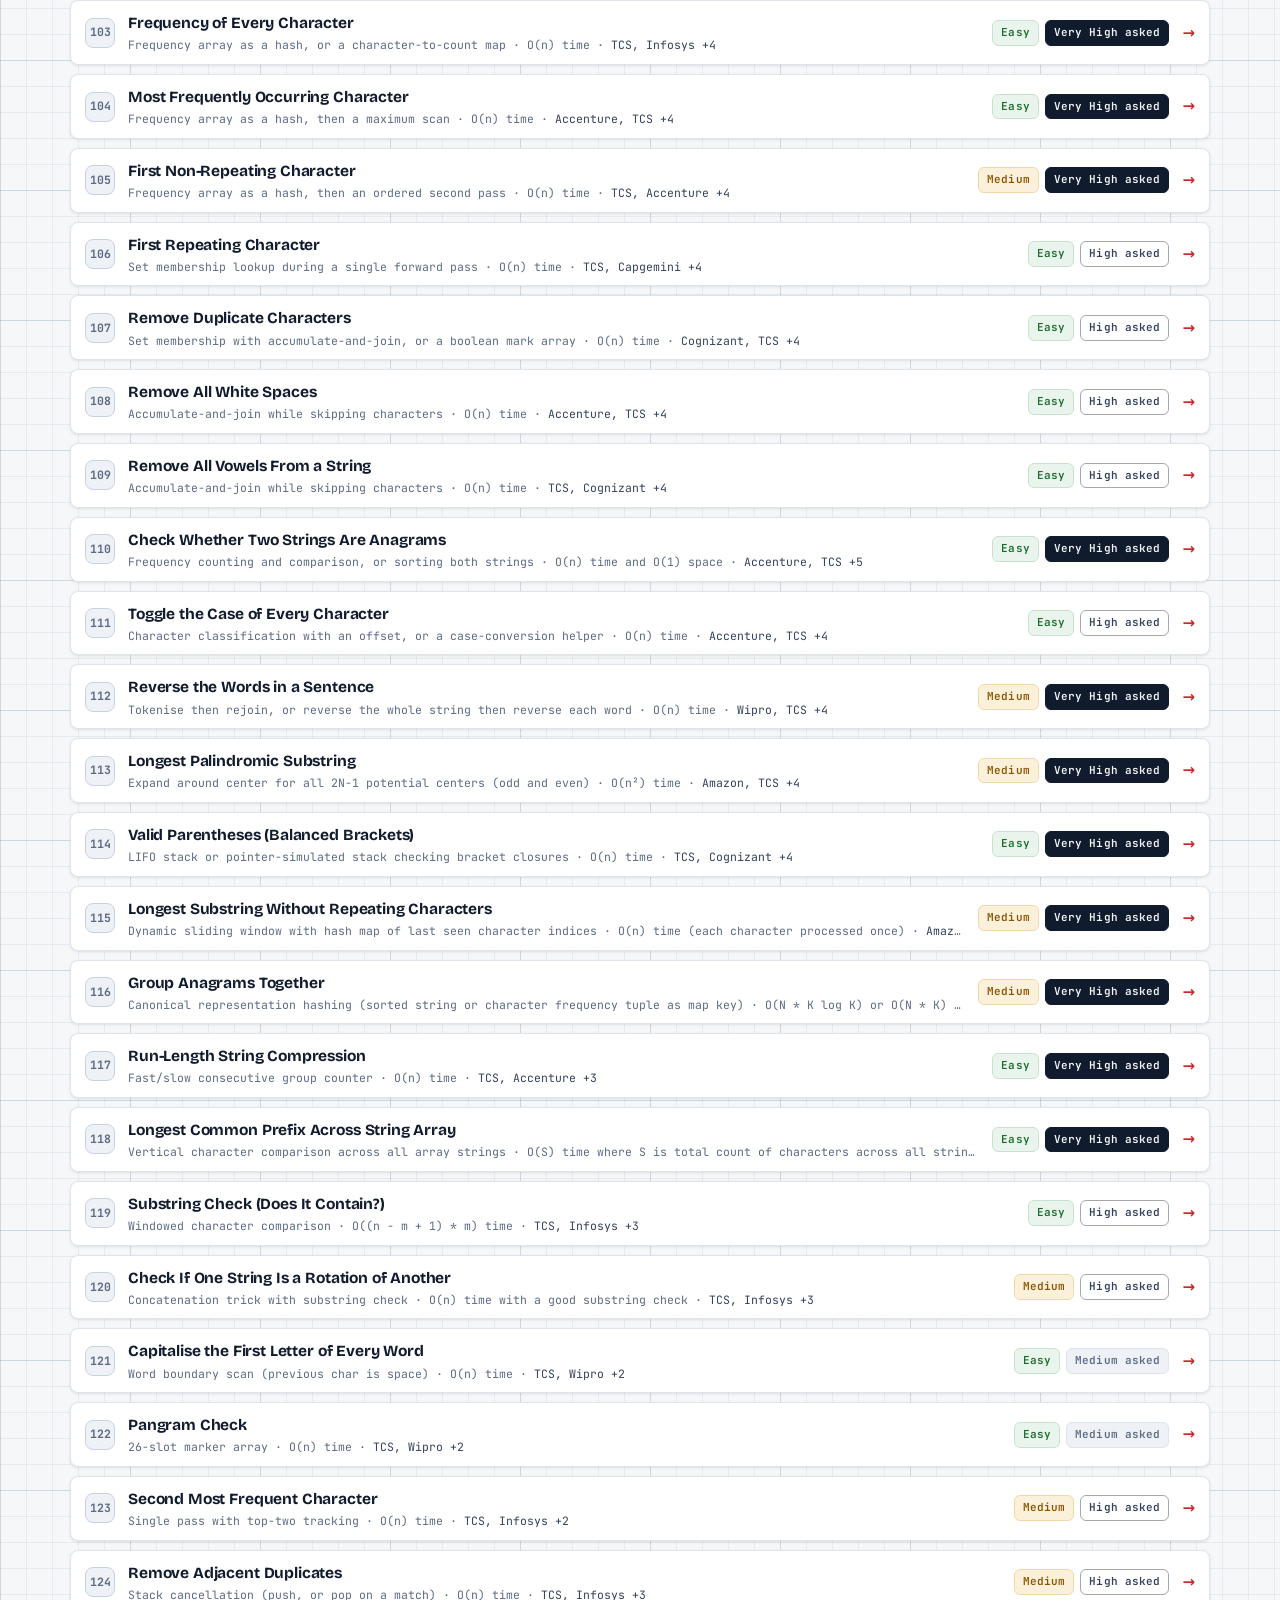
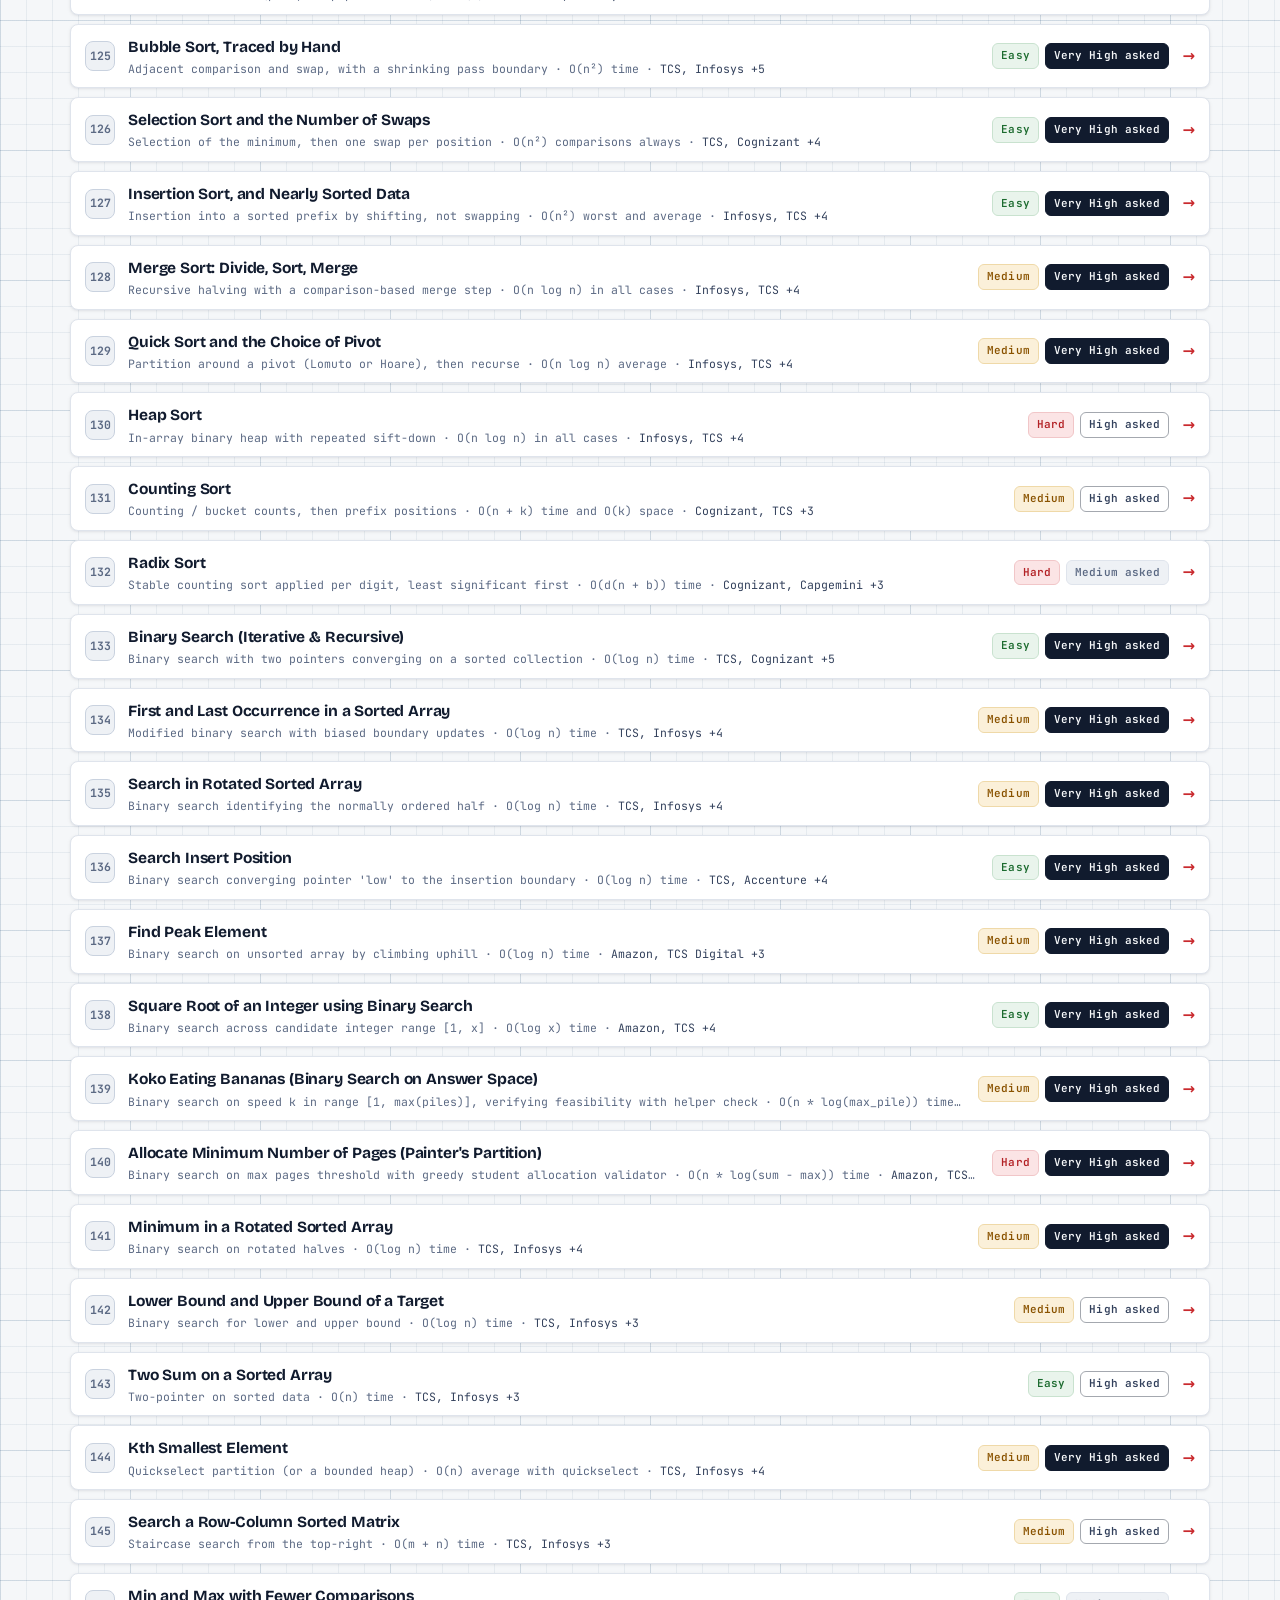
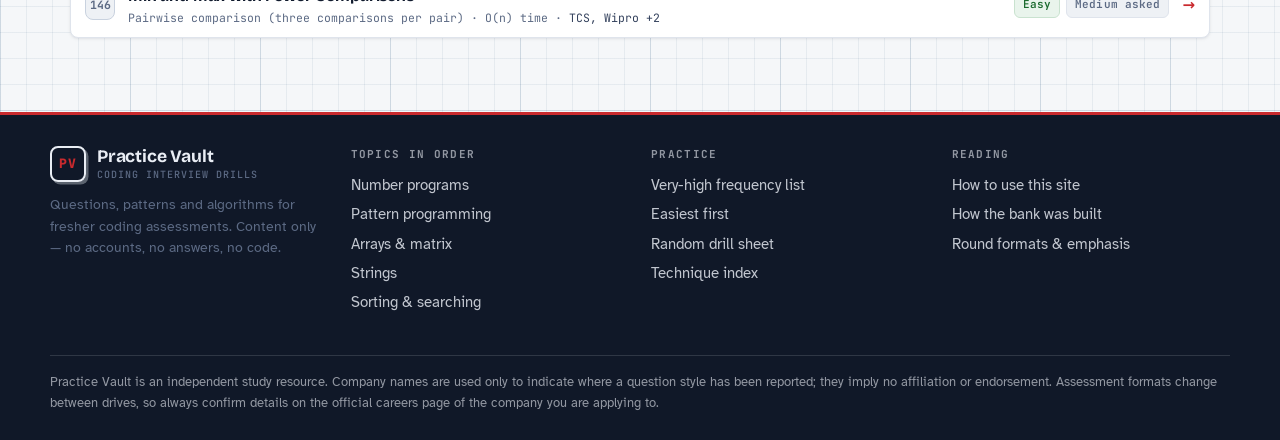
<file: topics.html>
<!DOCTYPE html>
<html lang="en" data-theme="light">
<head>
<meta charset="utf-8">
<meta name="viewport" content="width=device-width, initial-scale=1">
<title>Question bank · Practice Vault</title>
<meta name="description" content="Filter every practice problem by topic, difficulty, frequency and company. Each entry links to its pattern, technique, algorithm steps and edge cases.">
<link rel="icon" href="assets/favicon.svg" type="image/svg+xml">
<link rel="stylesheet" href="assets/css/style.css">
</head>
<body data-page="bank">

<header class="site-header">
  <div class="wrap bar">
    <a class="brand" href="index.html">
      <span class="mark">PV</span>
      <span class="name">Practice Vault<span class="sub">Coding interview drills</span></span>
    </a>
    <button class="nav-toggle" type="button" aria-label="Open menu" aria-expanded="false" aria-controls="siteNav">
      <span></span><span></span><span></span>
    </button>
    <nav class="nav" id="siteNav" aria-label="Main">
      <a href="index.html" data-nav="home">Home</a>
      <div class="nav-drop">
        <a class="nav-drop-btn" href="topics.html" data-nav="bank">Question bank <span class="caret" aria-hidden="true"></span></a>
        <div class="nav-drop-menu">
          <a href="topics.html">All problems</a>
          <a href="topics.html?topic=numbers">Number programs</a>
          <a href="topics.html?topic=patterns">Pattern programming</a>
          <a href="topics.html?topic=arrays">Arrays &amp; matrix</a>
          <a href="topics.html?topic=strings">Strings</a>
          <a href="topics.html?topic=sortsearch">Sorting &amp; searching</a>
        </div>
      </div>
      <a href="practice.html" data-nav="practice">Drill sheet</a>
      <a href="reference.html" data-nav="reference">Reference</a>
      <a href="about.html" data-nav="about">How to use</a>
      <button class="icon-btn" type="button" data-theme-toggle>Dark mode</button>
    </nav>
  </div>
</header>

<main class="wrap">
  <div class="hero" style="padding-bottom:6px">
    <span class="eyebrow">Question bank</span>
    <h1 id="topicHeading">Every problem, in learning order</h1>
    <p class="lede" id="topicBlurb">Filter the whole bank &mdash; combine filters to find your fastest wins first.</p>
  </div>

  <section style="padding-top:18px">
    <div class="toolbar">
      <div class="pill-group" id="topicPills" role="group" aria-label="Topic"></div>

      <div class="row" style="margin-top:16px">
        <div class="field grow">
          <label for="searchInput">Search titles, patterns, techniques or companies</label>
          <input id="searchInput" type="search" placeholder="palindrome, two-pointer, window, Infosys&hellip;">
        </div>
        <div class="field">
          <label for="diffSelect">Difficulty</label>
          <select id="diffSelect"></select>
        </div>
        <div class="field">
          <label for="freqSelect">How often asked</label>
          <select id="freqSelect"></select>
        </div>
        <div class="field">
          <label for="companySelect">Company</label>
          <select id="companySelect"></select>
        </div>
        <div class="field">
          <label for="sortSelect">Order</label>
          <select id="sortSelect"></select>
        </div>
        <button class="btn btn-ghost btn-sm" type="button" id="resetFilters">Reset</button>
      </div>

      <div class="meta">
        <label class="tag-line small" for="unseenOnly" style="gap:8px">
          <input type="checkbox" id="unseenOnly"> Hide the ones I have marked practised
        </label>
        <span id="listCount"></span>
        <span class="muted">Filters are part of the address bar, so any shortlist can be bookmarked or shared.</span>
      </div>
    </div>

    <div class="panel" id="topicBrief" style="display:none"></div>

    <div class="q-list" id="qList" style="margin-top:20px"></div>
  </section>
</main>

<footer class="site-footer">
  <div class="wrap inner">
    <div>
      <a class="brand" href="index.html">
        <span class="mark">PV</span>
        <span class="name">Practice Vault<span class="sub">Coding interview drills</span></span>
      </a>
      <p class="muted small" style="margin-top:12px;max-width:34ch">Questions, patterns and algorithms for fresher
        coding assessments. Content only &mdash; no accounts, no answers, no code.</p>
    </div>
    <div>
      <h4>Topics in order</h4>
      <ul>
        <li><a href="topics.html?topic=numbers">Number programs</a></li>
        <li><a href="topics.html?topic=patterns">Pattern programming</a></li>
        <li><a href="topics.html?topic=arrays">Arrays &amp; matrix</a></li>
        <li><a href="topics.html?topic=strings">Strings</a></li>
        <li><a href="topics.html?topic=sortsearch">Sorting &amp; searching</a></li>
      </ul>
    </div>
    <div>
      <h4>Practice</h4>
      <ul>
        <li><a href="topics.html?freq=Very%20High&amp;sort=frequency">Very-high frequency list</a></li>
        <li><a href="topics.html?sort=difficulty">Easiest first</a></li>
        <li><a href="practice.html">Random drill sheet</a></li>
        <li><a href="reference.html">Technique index</a></li>
      </ul>
    </div>
    <div>
      <h4>Reading</h4>
      <ul>
        <li><a href="about.html">How to use this site</a></li>
        <li><a href="about.html#method">How the bank was built</a></li>
        <li><a href="reference.html#rounds">Round formats &amp; emphasis</a></li>
      </ul>
    </div>
  </div>
  <div class="wrap legal">
    Practice Vault is an independent study resource. Company names are used only to indicate where a question
    style has been reported; they imply no affiliation or endorsement. Assessment formats change between drives,
    so always confirm details on the official careers page of the company you are applying to.
  </div>
</footer>

<script src="assets/js/data/topics.js"></script>
<script src="assets/js/data/numbers.js"></script>
<script src="assets/js/data/patterns.js"></script>
<script src="assets/js/data/arrays.js"></script>
<script src="assets/js/data/strings.js"></script>
<script src="assets/js/data/sortsearch.js"></script>
<script src="assets/js/app.js"></script>
</body>
</html>
</file>
<file: assets/css/style.css>
/* ============================================================
   Practice Vault — "graph paper & red pen" design system
   Paper + ink + one crimson marking accent. No gradients-as-decoration,
   no glow, no template cards. Texture comes from a real grid,
   hierarchy from type weight and ink.
   Shape rule: controls 8px / cards 12px / tags 6px.
   ============================================================ */

/* ---------- self-hosted fonts (CSP: no external origins) ---------- */
@font-face {
  font-family: "Bricolage Grotesque";
  src: url("../fonts/BricolageGrotesque-var.woff2") format("woff2");
  font-weight: 200 800;
  font-display: swap;
}
@font-face {
  font-family: "Atkinson Hyperlegible";
  src: url("../fonts/AtkinsonHyperlegible-400.woff2") format("woff2");
  font-weight: 400;
  font-display: swap;
}
@font-face {
  font-family: "Atkinson Hyperlegible";
  src: url("../fonts/AtkinsonHyperlegible-700.woff2") format("woff2");
  font-weight: 700;
  font-display: swap;
}
@font-face {
  font-family: "JetBrains Mono";
  src: url("../fonts/JetBrainsMono-var.woff2") format("woff2");
  font-weight: 100 800;
  font-display: swap;
}

/* ---------- tokens ---------- */
:root {
  --bg: #f5f7f9;
  --surface: #ffffff;
  --surface-2: #eef1f5;
  --ink: #111b2e;
  --ink-soft: #33415c;
  --muted: #5c6a84;
  --line: #dfe4ec;
  --line-strong: #c9d2df;
  --grid: rgba(47, 88, 132, 0.08);
  --grid-major: rgba(47, 88, 132, 0.13);
  --accent: #c92a2e;            /* the red pen */
  --accent-strong: #a41f23;
  --accent-fill: #c92a2e;
  --accent-soft: #fdecec;
  --accent-ink: #9c1f23;
  --ok: #1c6b2f;
  --ok-bg: #e9f4ec;
  --ok-line: #c9e2cf;
  --warn: #8a5300;
  --warn-bg: #fbf0d9;
  --warn-line: #efd9a8;
  --bad: #b32226;
  --bad-bg: #fbe4e5;
  --bad-line: #f1c6c8;
  --footer-bg: #101828;
  --footer-ink: #e9edf4;
  --shadow-sm: 0 1px 2px rgba(17, 27, 46, .05), 0 1px 4px rgba(17, 27, 46, .05);
  --shadow-md: 0 8px 22px -10px rgba(17, 27, 46, .22);
  --radius: 12px;
  --radius-sm: 8px;
  --radius-tag: 6px;
  --font-display: "Bricolage Grotesque", "Atkinson Hyperlegible", system-ui, sans-serif;
  --font-body: "Atkinson Hyperlegible", "Segoe UI", system-ui, sans-serif;
  --font-mono: "JetBrains Mono", "Cascadia Mono", Consolas, monospace;
  --wrap: 1180px;
  color-scheme: light;
}

[data-theme="dark"] {
  --bg: #0d1219;
  --surface: #141b26;
  --surface-2: #0f1520;
  --ink: #e9eef6;
  --ink-soft: #c3cddc;
  --muted: #8fa0b7;
  --line: #232d3d;
  --line-strong: #33405a;
  --grid: rgba(122, 162, 214, 0.05);
  --grid-major: rgba(122, 162, 214, 0.09);
  --accent: #ff7578;
  --accent-strong: #ff9a9c;
  --accent-fill: #d64548;
  --accent-soft: rgba(214, 69, 72, 0.14);
  --accent-ink: #ff9a9c;
  --ok: #7dd8a0;
  --ok-bg: rgba(38, 124, 74, 0.18);
  --ok-line: rgba(58, 150, 100, 0.4);
  --warn: #f0c26a;
  --warn-bg: rgba(160, 110, 20, 0.16);
  --warn-line: rgba(190, 140, 50, 0.4);
  --bad: #ff9da0;
  --bad-bg: rgba(178, 48, 52, 0.18);
  --bad-line: rgba(200, 70, 74, 0.42);
  --footer-bg: #0b0f16;
  --footer-ink: #e9edf4;
  --shadow-sm: 0 1px 2px rgba(0, 0, 0, .4);
  --shadow-md: 0 10px 26px -12px rgba(0, 0, 0, .7);
  color-scheme: dark;
}

/* ---------- base ---------- */
* { box-sizing: border-box; }
html { scroll-behavior: smooth; }

body {
  margin: 0;
  background-color: var(--bg);
  background-image:
    linear-gradient(to right, var(--grid-major) 1px, transparent 1px),
    linear-gradient(to bottom, var(--grid-major) 1px, transparent 1px),
    linear-gradient(to right, var(--grid) 1px, transparent 1px),
    linear-gradient(to bottom, var(--grid) 1px, transparent 1px);
  background-size: 130px 130px, 130px 130px, 26px 26px, 26px 26px;
  color: var(--ink);
  font-family: var(--font-body);
  font-size: 16px;
  line-height: 1.62;
  -webkit-font-smoothing: antialiased;
  text-rendering: optimizeLegibility;
  font-kerning: normal;
}

h1, h2, h3, h4 { font-family: var(--font-display); text-wrap: balance; font-weight: 700; margin: 0; }
p { text-wrap: pretty; }

a { color: var(--accent); text-decoration: none; }
a:hover { text-decoration: underline; }

.wrap { width: 100%; max-width: var(--wrap); margin: 0 auto; padding: 0 20px; }
.muted { color: var(--muted); }
.small { font-size: 13.5px; }
.center { text-align: center; }
::selection { background: color-mix(in srgb, var(--accent) 24%, transparent); color: var(--ink); }

* { scrollbar-width: thin; scrollbar-color: var(--line-strong) transparent; }
*::-webkit-scrollbar { width: 10px; height: 10px; }
*::-webkit-scrollbar-track { background: transparent; }
*::-webkit-scrollbar-thumb { background: var(--line-strong); border-radius: 999px; border: 2px solid var(--bg); }
*::-webkit-scrollbar-thumb:hover { background: color-mix(in srgb, var(--accent) 55%, var(--line-strong)); }

.sr-only {
  position: absolute; width: 1px; height: 1px; padding: 0; margin: -1px;
  overflow: hidden; clip: rect(0, 0, 0, 0); white-space: nowrap; border: 0;
}
:focus-visible { outline: 2px solid var(--accent); outline-offset: 2px; }

/* ---------- header ---------- */
.site-header {
  position: sticky; top: 0; z-index: 50;
  background: var(--surface);
  border-bottom: 2px solid var(--ink);
}
.site-header .bar { display: flex; align-items: center; gap: 16px; min-height: 64px; }

.brand { display: flex; align-items: center; gap: 11px; color: var(--ink); }
.brand:hover { text-decoration: none; }
.brand .mark {
  width: 36px; height: 36px; border-radius: var(--radius-sm); flex: 0 0 auto;
  display: grid; place-items: center;
  border: 2px solid var(--ink);
  background: var(--surface);
  color: var(--accent);
  font-family: var(--font-mono); font-size: 13px; font-weight: 800; letter-spacing: .04em;
  box-shadow: 2.5px 2.5px 0 color-mix(in srgb, var(--ink) 85%, transparent);
  transition: transform .18s ease;
}
.brand:hover .mark { transform: rotate(-4deg); }
.brand .name { display: block; line-height: 1.12; font-family: var(--font-display); font-weight: 700; font-size: 17.5px; letter-spacing: -.01em; }
.brand .sub {
  display: block; font-family: var(--font-mono); font-size: 10px; font-weight: 500; color: var(--muted);
  letter-spacing: .1em; text-transform: uppercase; margin-top: 2px;
}

.nav { display: flex; align-items: center; gap: 2px; margin-left: auto; flex-wrap: wrap; }
.nav a {
  padding: 8px 12px; border-radius: var(--radius-sm);
  color: var(--ink-soft); font-size: 14.5px; font-weight: 700;
  transition: background .15s ease, color .15s ease;
}
.nav a:hover { background: var(--surface-2); color: var(--ink); text-decoration: none; }
.nav a[aria-current="page"] { color: var(--ink); position: relative; }
.nav a[aria-current="page"]::after {
  content: ""; position: absolute; left: 50%; transform: translateX(-50%);
  bottom: 1px; width: 16px; height: 3px; border-radius: 2px; background: var(--accent);
}

/* ---------- navbar: dropdown + mobile ---------- */
.nav-drop { position: relative; }
.nav-drop-btn { display: inline-flex; align-items: center; gap: 6px; cursor: pointer; }
.nav-drop-btn .caret {
  width: 0; height: 0;
  border-left: 4px solid transparent; border-right: 4px solid transparent;
  border-top: 5px solid currentColor;
  transition: transform .18s ease;
}
.nav-drop:hover .caret, .nav-drop:focus-within .caret { transform: rotate(180deg); }
.nav-drop-menu {
  position: absolute; top: calc(100% + 10px); left: 0; min-width: 250px;
  background: var(--surface); border: 1px solid var(--line-strong);
  border-radius: var(--radius); box-shadow: var(--shadow-md);
  padding: 8px; display: grid; gap: 2px;
  opacity: 0; visibility: hidden; transform: translateY(-6px);
  transition: opacity .16s ease, transform .16s ease, visibility .16s;
  z-index: 60;
}
.nav-drop:hover .nav-drop-menu, .nav-drop:focus-within .nav-drop-menu {
  opacity: 1; visibility: visible; transform: translateY(0);
}
.nav-drop-menu::before { /* invisible bridge so hover doesn't break between trigger and menu */
  content: ""; position: absolute; top: -10px; left: 0; right: 0; height: 10px;
}
.nav-drop-menu a {
  display: block; padding: 9px 12px; border-radius: var(--radius-sm);
  color: var(--ink-soft); font-size: 14px; font-weight: 600;
  transition: background .13s ease, color .13s ease;
}
.nav-drop-menu a:hover { background: var(--surface-2); color: var(--ink); text-decoration: none; }
.nav-drop-menu a[data-topic-current] { color: var(--accent); }

/* hamburger (mobile) */
.nav-toggle {
  display: none;
  margin-left: auto;
  width: 44px; height: 44px;
  align-items: center; justify-content: center;
  flex-direction: column; gap: 5px;
  background: var(--surface); border: 1.5px solid var(--line-strong);
  border-radius: var(--radius-sm); cursor: pointer;
}
.nav-toggle span { display: block; width: 20px; height: 2px; background: var(--ink); border-radius: 1px; transition: transform .2s ease, opacity .2s ease; }
.nav-toggle[aria-expanded="true"] span:nth-child(1) { transform: translateY(7px) rotate(45deg); }
.nav-toggle[aria-expanded="true"] span:nth-child(2) { opacity: 0; }
.nav-toggle[aria-expanded="true"] span:nth-child(3) { transform: translateY(-7px) rotate(-45deg); }

/* keep links on one line as long as possible, then collapse to the hamburger */
@media (max-width: 1100px) {
  .nav a { padding: 8px 9px; font-size: 13.5px; }
  .brand .sub { display: none; }
  .brand .name { font-size: 16px; }
}
@media (max-width: 760px) {
  .nav-toggle { display: inline-flex; }
  .nav {
    display: none;
    width: 100%; margin-left: 0;
    flex-direction: column; align-items: stretch;
    gap: 2px; padding-bottom: 12px;
  }
  .nav.open { display: flex; }
  .nav > a, .nav-drop-btn {
    padding: 12px 12px; border-radius: var(--radius-sm);
  }
  .nav a[aria-current="page"]::after { display: none; }
  .nav a[aria-current="page"] { background: var(--surface-2); }
  .nav-drop-menu {
    position: static; opacity: 1; visibility: visible; transform: none;
    box-shadow: none; border: 0; border-left: 2px solid var(--line-strong);
    border-radius: 0; margin: 2px 0 2px 10px; padding: 0 0 0 10px; min-width: 0;
  }
  .nav-drop-menu::before { display: none; }
  .nav-drop-btn .caret { display: none; }
  .icon-btn { width: 100%; justify-content: center; }
}

.icon-btn {
  border: 1.5px solid var(--line-strong); background: var(--surface); color: var(--ink-soft);
  border-radius: var(--radius-sm); padding: 7px 13px;
  font: 700 13px var(--font-body); cursor: pointer;
  transition: border-color .15s ease, color .15s ease, background .15s ease;
}
.icon-btn:hover { border-color: var(--ink); color: var(--ink); background: var(--surface-2); }

/* ---------- buttons ---------- */
.btn {
  display: inline-flex; align-items: center; gap: 8px;
  padding: 11px 20px; border-radius: var(--radius-sm);
  font: 700 15px var(--font-body); border: 1.5px solid transparent; cursor: pointer;
  transition: transform .13s ease, box-shadow .18s ease, border-color .15s ease,
              color .15s ease, background .15s ease;
}
.btn:active { transform: scale(.985); }
.btn-primary { background: var(--accent-fill); color: #fff; box-shadow: var(--shadow-sm); }
.btn-primary:hover { background: var(--accent-strong); text-decoration: none; transform: translateY(-1px); box-shadow: 0 6px 14px -6px color-mix(in srgb, var(--accent) 60%, transparent); }
[data-theme="dark"] .btn-primary:hover { background: var(--accent-fill); filter: brightness(1.08); }
.btn-ghost { background: transparent; color: var(--ink); border-color: var(--line-strong); }
.btn-ghost:hover { border-color: var(--ink); text-decoration: none; background: var(--surface); }
.btn-sm { padding: 7px 14px; font-size: 13.5px; }

/* ---------- hero (home) ---------- */
.hero.home {
  position: relative;
  margin-top: 20px;
  padding: 58px 30px 42px 64px;
  background: var(--surface);
  border: 1px solid var(--line);
  border-radius: var(--radius);
  box-shadow: var(--shadow-sm);
  display: grid;
  grid-template-columns: minmax(0, 1fr);
  gap: 30px;
  animation: rise .5s cubic-bezier(.2, .7, .3, 1) backwards;
}
.hero.home::before {           /* red margin line, like ruled paper */
  content: ""; position: absolute; left: 36px; top: 0; bottom: 0; width: 2px;
  background: color-mix(in srgb, var(--accent) 55%, transparent);
}
@media (min-width: 1040px) {
  .hero.home { grid-template-columns: minmax(0, 1fr) 290px; padding-right: 34px; }
  .hero-side { border-left: 1px solid var(--line); padding-left: 30px; }
}

.eyebrow {
  display: inline-flex; align-items: center; gap: 8px;
  font-family: var(--font-mono); font-size: 11.5px; font-weight: 600;
  letter-spacing: .12em; text-transform: uppercase;
  color: var(--accent);
}
.hero .eyebrow::before { content: "//"; font-weight: 700; }

.hero h1 {
  font-size: clamp(34px, 5.4vw, 56px);
  font-weight: 800; line-height: 1.12; letter-spacing: -.02em;
  margin: 16px 0 16px; max-width: 21ch;
}
.hero h1 em {
  font-style: normal;
  text-decoration: underline;
  text-decoration-color: var(--accent);
  text-decoration-thickness: 3px;
  text-decoration-skip-ink: none;
  text-underline-offset: 7px;
}
.hero p.lede { font-size: 17.5px; color: var(--ink-soft); max-width: 62ch; margin: 0 0 24px; }
.hero-actions { display: flex; gap: 12px; flex-wrap: wrap; align-items: center; }

.kicker {
  margin-top: 22px; padding-top: 16px; border-top: 1px solid var(--line);
  font-family: var(--font-mono); font-size: 12px; color: var(--muted);
  letter-spacing: .02em;
}
.kicker b { color: var(--ink); font-weight: 700; }

.hero-side { display: grid; gap: 14px; align-content: start; }
.fact {
  border: 1px solid var(--line); border-radius: var(--radius-sm);
  background: var(--surface); padding: 14px 16px;
  display: grid; gap: 2px;
}
.fact b { font-family: var(--font-display); font-size: 30px; font-weight: 800; line-height: 1.1; letter-spacing: -.02em; }
.fact span { font-size: 12.5px; color: var(--muted); max-width: 22ch; }
.side-stamp {
  justify-self: start;
  border: 2px solid var(--accent); color: var(--accent);
  border-radius: var(--radius-tag);
  font-family: var(--font-mono); font-size: 10.5px; font-weight: 800;
  letter-spacing: .14em; line-height: 1.5; text-align: center;
  padding: 10px 14px; transform: rotate(-3deg);
  text-transform: uppercase; opacity: .9;
}

/* ---------- hero (inner pages) ---------- */
.hero { padding: 46px 0 10px; }
.hero .eyebrow::before { content: "//"; }
.hero h1 { font-size: clamp(28px, 4vw, 42px); font-weight: 800; letter-spacing: -.025em; line-height: 1.1; margin: 14px 0 12px; max-width: 24ch; }
.hero p.lede { font-size: 16.5px; color: var(--ink-soft); max-width: 66ch; margin: 0; }

/* ---------- search form ---------- */
.toolbar[role="search"] {
  margin-top: 26px; max-width: 640px;
  background: var(--surface); border: 1px solid var(--line-strong);
  border-radius: var(--radius-sm); padding: 6px 6px 6px 16px;
  display: flex; align-items: center; gap: 10px; flex-wrap: wrap;
  box-shadow: var(--shadow-sm);
}
.toolbar[role="search"] input {
  flex: 1; border: 0; background: transparent; font: 400 15px var(--font-body);
  color: var(--ink); min-width: 0; padding: 8px 0;
}
.toolbar[role="search"] input:focus { outline: none; }
.toolbar[role="search"] input::placeholder { color: var(--muted); }
.toolbar[role="search"] .btn { flex: 0 0 auto; }
.toolbar[role="search"] .meta {
  flex-basis: 100%; margin: 0; padding: 6px 2px 8px;
  font-family: var(--font-mono); font-size: 11px; color: var(--muted);
}
[role="search"] .row { display: flex; flex-wrap: wrap; gap: 10px; align-items: center; }
[role="search"] .field { display: flex; gap: 10px; align-items: center; flex: 1 1 auto; }
[role="search"] .field label {
  position: absolute; width: 1px; height: 1px; overflow: hidden; clip: rect(0 0 0 0);
}

/* ---------- sections ---------- */
section { padding: 34px 0; }
.section-head { display: flex; align-items: flex-end; gap: 16px; flex-wrap: wrap; margin-bottom: 22px; }
.section-head h2 { font-size: clamp(22px, 3vw, 29px); font-weight: 800; letter-spacing: -.02em; }
.section-head p { margin: 6px 0 0; color: var(--muted); font-size: 15px; max-width: 68ch; }
.section-head .count { margin-left: auto; font-size: 13px; color: var(--muted); }

/* ---------- how it works (home) ---------- */
.how { list-style: none; margin: 0; padding: 0; display: grid; gap: 16px; grid-template-columns: repeat(auto-fit, minmax(270px, 1fr)); }
.how li {
  display: grid; grid-template-columns: auto minmax(0, 1fr); gap: 14px; align-items: start;
  background: var(--surface); border: 1px solid var(--line); border-radius: var(--radius);
  padding: 20px 20px 20px 18px; box-shadow: var(--shadow-sm);
  transition: transform .16s ease, box-shadow .16s ease, border-color .16s ease;
}
.how li:hover { transform: translate(-2px, -2px); box-shadow: 5px 5px 0 color-mix(in srgb, var(--ink) 12%, transparent); border-color: var(--line-strong); }
.how-no {
  font-family: var(--font-mono); font-weight: 800; font-size: 15px; color: var(--accent);
  border: 2px solid var(--ink); border-radius: var(--radius-sm);
  width: 36px; height: 36px; display: grid; place-items: center; background: var(--surface);
}
.how h3 { font-size: 17px; margin-bottom: 4px; }
.how p { margin: 0; font-size: 14px; color: var(--muted); }

/* ---------- topic cards ---------- */
.topic-grid { display: grid; gap: 18px; grid-template-columns: repeat(auto-fit, minmax(285px, 1fr)); }
.topic-card {
  position: relative; background: var(--surface); border: 1px solid var(--line);
  border-radius: var(--radius); padding: 22px; box-shadow: var(--shadow-sm);
  display: flex; flex-direction: column; gap: 12px; color: inherit;
  transition: transform .18s ease, box-shadow .18s ease, border-color .18s ease;
}
.topic-card:hover {
  transform: translate(-3px, -3px);
  box-shadow: 6px 6px 0 color-mix(in srgb, var(--ink) 14%, transparent);
  border-color: var(--ink);
  text-decoration: none;
}
.topic-card .icon {
  width: 42px; height: 42px; border-radius: 10px; display: grid; place-items: center;
  font-family: var(--font-mono); font-size: 16px; font-weight: 800;
  border: 2px solid var(--ink); background: var(--surface); color: var(--ink);
  transition: background .15s ease, color .15s ease;
}
.topic-card:hover .icon { background: var(--ink); color: var(--surface); }
.topic-head { display: flex; align-items: center; gap: 12px; }
.topic-card h3 { font-size: 19px; letter-spacing: -.012em; }
.topic-card .topic-line { margin: 0; color: var(--muted); font-size: 14.5px; line-height: 1.5; }
.topic-card .foot {
  margin-top: auto; padding-top: 12px; border-top: 1px solid var(--line);
  display: flex; align-items: center; gap: 10px;
  font-family: var(--font-mono); font-size: 12px; color: var(--muted);
}
.topic-card .foot .arrow { margin-left: auto; color: var(--accent); font-weight: 700; transition: transform .16s ease; }
.topic-card:hover .foot .arrow { transform: translateX(4px); }

/* ---------- badges & chips ---------- */
.badge {
  display: inline-flex; align-items: center; gap: 5px;
  font-family: var(--font-mono); font-size: 11px; font-weight: 600; letter-spacing: .01em;
  padding: 3px 8px; border-radius: var(--radius-tag);
  border: 1px solid transparent; white-space: nowrap;
}
.badge-easy { background: var(--ok-bg); color: var(--ok); border-color: var(--ok-line); }
.badge-medium { background: var(--warn-bg); color: var(--warn); border-color: var(--warn-line); }
.badge-hard { background: var(--bad-bg); color: var(--bad); border-color: var(--bad-line); }
.badge-freq-vh { background: var(--ink); color: var(--bg); border-color: var(--ink); }
.badge-freq-h { background: transparent; color: var(--ink-soft); border-color: color-mix(in srgb, var(--ink) 38%, transparent); }
.badge-freq-m { background: var(--surface-2); color: var(--muted); border-color: var(--line); }
.badge-neutral { background: var(--surface-2); color: var(--muted); border-color: var(--line); }
.badge-accent { background: var(--accent-soft); color: var(--accent-ink); border-color: color-mix(in srgb, var(--accent) 30%, transparent); }

.chips { display: flex; flex-wrap: wrap; gap: 6px; }
.chip {
  font-family: var(--font-mono); font-size: 11px; padding: 3px 8px; border-radius: var(--radius-tag);
  background: var(--surface-2); border: 1px solid var(--line); color: var(--ink-soft);
}
.chip-company { font-weight: 600; background: var(--surface); }
a.chip:hover { border-color: var(--ink); color: var(--ink); text-decoration: none; }
.tag-line { display: flex; flex-wrap: wrap; gap: 8px; align-items: center; }

/* ---------- toolbar / filters ---------- */
.toolbar {
  background: var(--surface); border: 1px solid var(--line); border-radius: var(--radius);
  padding: 16px 18px; box-shadow: var(--shadow-sm); margin-bottom: 20px;
}
.toolbar .row { display: flex; flex-wrap: wrap; gap: 12px; align-items: flex-end; }
.field { display: flex; flex-direction: column; gap: 5px; min-width: 0; }
.field > label {
  font-family: var(--font-mono); font-size: 10.5px; font-weight: 600;
  letter-spacing: .1em; text-transform: uppercase; color: var(--muted);
}
.field input, .field select {
  font: 400 14.5px var(--font-body); color: var(--ink); background: var(--surface);
  border: 1.25px solid var(--line-strong); border-radius: var(--radius-sm);
  padding: 9px 12px; min-width: 150px;
  transition: border-color .15s ease, box-shadow .15s ease;
}
.field input:hover, .field select:hover { border-color: color-mix(in srgb, var(--ink) 45%, var(--line-strong)); }
.field input:focus, .field select:focus { outline: none; border-color: var(--ink); box-shadow: 0 0 0 3px color-mix(in srgb, var(--accent) 15%, transparent); }
.field.grow { flex: 1 1 240px; }
.field.grow input { width: 100%; }
.toolbar .meta { margin-top: 12px; font-size: 13px; color: var(--muted); display: flex; flex-wrap: wrap; gap: 14px; align-items: center; }

.pill-group { display: flex; gap: 7px; flex-wrap: wrap; }
.pill-group button {
  font: 600 12.5px var(--font-mono); border-radius: var(--radius-sm); cursor: pointer;
  padding: 7px 13px; border: 1px solid var(--line-strong); background: var(--surface); color: var(--ink-soft);
  transition: background .15s ease, color .15s ease, border-color .15s ease, transform .12s ease;
}
.pill-group button:active { transform: scale(.97); }
.pill-group button:hover { border-color: var(--ink); color: var(--ink); }
.pill-group button[aria-pressed="true"] { background: var(--ink); border-color: var(--ink); color: var(--bg); }
.pill-group button .muted { color: inherit; opacity: .65; }

/* ---------- question list (one-line rows) ---------- */
.q-list { display: grid; gap: 9px; }
.q-item {
  background: var(--surface); border: 1px solid var(--line); border-radius: var(--radius-sm);
  box-shadow: var(--shadow-sm); overflow: hidden;
  transition: transform .16s ease, box-shadow .16s ease, border-color .16s ease;
}
.q-item:hover {
  transform: translate(-2px, -2px);
  border-color: color-mix(in srgb, var(--ink) 45%, var(--line));
  box-shadow: 5px 5px 0 color-mix(in srgb, var(--ink) 12%, transparent);
}
.q-row { display: flex; align-items: center; gap: 13px; padding: 10px 14px; text-decoration: none; color: inherit; }
.q-row:hover { text-decoration: none; }
.q-item .idx {
  flex: 0 0 auto; width: 30px; height: 30px; border-radius: var(--radius-sm); display: grid; place-items: center;
  background: var(--surface-2); border: 1px solid var(--line-strong);
  font-family: var(--font-mono); font-size: 11.5px; font-weight: 700; color: var(--muted);
  transition: color .15s ease, border-color .15s ease, background .15s ease;
}
.q-item:hover .idx { color: var(--accent); border-color: var(--ink); background: var(--surface); }
.q-body { flex: 1 1 auto; min-width: 0; display: grid; gap: 1px; }
.q-title {
  font-family: var(--font-display); font-weight: 700; font-size: 15.5px; letter-spacing: -.01em; color: var(--ink);
  white-space: nowrap; overflow: hidden; text-overflow: ellipsis;
  transition: color .15s ease;
}
.q-item:hover .q-title { color: var(--accent); }
.q-meta {
  font-family: var(--font-mono); font-size: 11.5px; color: var(--muted); line-height: 1.45;
  white-space: nowrap; overflow: hidden; text-overflow: ellipsis;
}
.q-meta .q-co { color: var(--ink-soft); }
.q-tags { flex: 0 0 auto; display: flex; align-items: center; gap: 6px; }
.q-arrow { flex: 0 0 auto; color: var(--accent); font-weight: 800; font-size: 15px; transition: transform .16s ease; }
.q-item:hover .q-arrow { transform: translateX(3px); }
.done-flag { font-family: var(--font-mono); font-size: 11.5px; color: var(--ok); font-weight: 700; }
@media (max-width: 640px) {
  .q-tags .badge-freq-vh, .q-tags .badge-freq-h, .q-tags .badge-freq-m { display: none; }
  .q-title { font-size: 15px; }
}

/* ---------- empty state ---------- */
.empty {
  text-align: center; padding: 46px 22px; border: 1.5px dashed var(--line-strong);
  border-radius: var(--radius); color: var(--muted); background: color-mix(in srgb, var(--surface) 55%, transparent);
}

/* ---------- breadcrumbs ---------- */
.crumbs { display: flex; gap: 8px; flex-wrap: wrap; font-family: var(--font-mono); font-size: 12.5px; color: var(--muted); padding-top: 24px; }
.crumbs a { color: var(--muted); }
.crumbs a:hover { color: var(--accent); }
.crumbs .sep { color: var(--accent); opacity: .8; }

/* ---------- question detail ---------- */
.detail { display: grid; gap: 22px; grid-template-columns: minmax(0, 1fr); padding: 22px 0 10px; }
@media (min-width: 1040px) {
  .detail.has-rail { grid-template-columns: minmax(0, 1fr) 300px; align-items: start; }
}
.panel {
  background: var(--surface); border: 1px solid var(--line); border-radius: var(--radius);
  padding: 22px 24px; box-shadow: var(--shadow-sm);
}
.panel + .panel { margin-top: 18px; }
.panel h1 { font-size: clamp(26px, 3.6vw, 34px); font-weight: 800; letter-spacing: -.025em; margin: 6px 0 12px; line-height: 1.18; }
.panel h2 {
  font-family: var(--font-mono); font-size: 11px; font-weight: 700; letter-spacing: .12em;
  text-transform: uppercase; color: var(--muted); margin: 0 0 12px;
}
.panel h2::before { content: "//"; color: var(--accent); margin-right: 7px; }
.panel h3 { font-size: 16.5px; margin: 18px 0 8px; }
.panel p { margin: 0 0 12px; }
.panel p:last-child { margin-bottom: 0; }
.panel .lead { font-size: 17px; color: var(--ink-soft); }

.kv { display: grid; gap: 14px; grid-template-columns: repeat(auto-fit, minmax(200px, 1fr)); }
.kv .k { font-family: var(--font-mono); font-size: 10.5px; font-weight: 600; letter-spacing: .1em; text-transform: uppercase; color: var(--muted); margin-bottom: 4px; }
.kv code { font-family: var(--font-mono); font-size: 14px; }

.algo-list { list-style: none; margin: 0; padding: 0; counter-reset: step; display: grid; gap: 12px; }
.algo-list li {
  position: relative; padding-left: 46px; counter-increment: step; font-size: 15.5px; color: var(--ink-soft);
}
.algo-list li::before {
  content: counter(step, decimal-leading-zero);
  position: absolute; left: 0; top: 2px;
  font-family: var(--font-mono); font-size: 13px; font-weight: 800; color: var(--accent);
}
.algo-list li:not(:last-child)::after {
  content: ""; position: absolute; left: 13px; top: 26px; bottom: -8px; width: 0;
  border-left: 1px dashed color-mix(in srgb, var(--accent) 40%, transparent);
}

.bullet-list { margin: 0; padding-left: 20px; display: grid; gap: 7px; color: var(--ink-soft); font-size: 15.5px; }
.bullet-list li::marker { color: var(--accent); }

.code-art {
  font-family: var(--font-mono); font-size: 14px; line-height: 1.5;
  background: var(--surface-2); border: 1px solid var(--line-strong);
  border-radius: var(--radius-sm); padding: 16px 18px; overflow-x: auto; white-space: pre; margin: 0;
  color: var(--ink);
}
.io-pair { display: grid; gap: 14px; grid-template-columns: repeat(auto-fit, minmax(220px, 1fr)); }
.io-box { background: var(--surface-2); border: 1px solid var(--line); border-radius: var(--radius-sm); padding: 12px 15px; }
.io-box .k { font-family: var(--font-mono); font-size: 10.5px; font-weight: 600; letter-spacing: .1em; text-transform: uppercase; color: var(--muted); margin-bottom: 5px; }
.io-box code { font-family: var(--font-mono); font-size: 14px; white-space: pre-wrap; word-break: break-word; }

.callout {
  display: flex; gap: 12px; padding: 14px 16px; border-radius: 0 var(--radius-sm) var(--radius-sm) 0;
  background: var(--accent-soft); border: 1px solid color-mix(in srgb, var(--accent) 24%, transparent);
  border-left: 3px solid var(--accent);
  font-size: 14.8px; color: var(--ink-soft);
}
.callout .ico { font-weight: 800; color: var(--accent); }
.callout.warn { background: var(--warn-bg); border-color: var(--warn-line); }
.callout.warn .ico { color: var(--warn); }

/* ---------- rail (side panel) ---------- */
.rail { display: grid; gap: 16px; }
@media (min-width: 1040px) { .rail { position: sticky; top: 86px; } }
.rail .panel { padding: 18px 20px; }
.rail .btn { width: 100%; justify-content: center; }
.mini-nav { display: grid; gap: 6px; font-size: 14.5px; }
.mini-nav a, .mini-nav > span {
  color: var(--ink-soft); padding: 5px 0; border-bottom: 1px dashed var(--line);
}
.mini-nav > *:last-child { border-bottom: 0; }
.mini-nav a:hover { color: var(--accent); text-decoration: none; }

/* ---------- tables ---------- */
.table-wrap { overflow-x: auto; border: 1px solid var(--line); border-radius: var(--radius); background: var(--surface); box-shadow: var(--shadow-sm); }
table.data { width: 100%; border-collapse: collapse; font-size: 14.5px; min-width: 620px; }
table.data th, table.data td { padding: 11px 14px; text-align: left; border-bottom: 1px solid var(--line); vertical-align: top; }
table.data thead th {
  background: var(--surface-2);
  font-family: var(--font-mono); font-size: 10.5px; font-weight: 700; letter-spacing: .08em;
  text-transform: uppercase; color: var(--muted); white-space: nowrap;
  border-bottom: 2px solid var(--ink);
}
table.data tbody tr:last-child td { border-bottom: 0; }
table.data tbody tr:hover { background: color-mix(in srgb, var(--surface-2) 60%, transparent); }
table.data td code, table.data th code { font-family: var(--font-mono); font-size: 13px; }

/* ---------- steps (about page) ---------- */
.steps { display: grid; gap: 14px; grid-template-columns: repeat(auto-fit, minmax(240px, 1fr)); }
.step {
  background: var(--surface); border: 1px solid var(--line); border-radius: var(--radius);
  padding: 18px 20px; box-shadow: var(--shadow-sm); position: relative;
  transition: transform .16s ease, box-shadow .16s ease;
}
.step:hover { transform: translate(-2px, -2px); box-shadow: 5px 5px 0 color-mix(in srgb, var(--ink) 12%, transparent); }
.step .wk {
  font-family: var(--font-mono); font-size: 11px; font-weight: 700; letter-spacing: .1em;
  text-transform: uppercase; color: var(--accent);
  display: inline-block; padding: 3px 10px; border: 1px solid color-mix(in srgb, var(--accent) 40%, transparent);
  border-radius: var(--radius-tag); margin-bottom: 10px;
}
.step h3 { margin: 0 0 6px; font-size: 16.5px; }
.step ul { margin: 0; padding-left: 18px; color: var(--muted); font-size: 14.5px; display: grid; gap: 5px; }

/* ---------- stat strips (reference) ---------- */
.stat-row { display: flex; flex-wrap: wrap; gap: 14px; }
.stat {
  background: var(--surface); border: 1px solid var(--line); border-radius: var(--radius);
  padding: 12px 18px; min-width: 132px; box-shadow: var(--shadow-sm);
  border-top: 3px solid var(--accent-fill);
}
.stat b { display: block; font-family: var(--font-display); font-size: 24px; font-weight: 800; letter-spacing: -.02em; line-height: 1.25; }
.stat span { font-size: 12.5px; color: var(--muted); }

/* ---------- mini cards (topic briefs) ---------- */
.mini-card {
  background: var(--surface); border: 1px solid var(--line); border-radius: var(--radius-sm);
  padding: 14px 16px; box-shadow: var(--shadow-sm);
}
.mini-card h3 { font-size: 15px; margin: 0; }
.mini-card p { font-size: 13px; color: var(--muted); margin: 4px 0 0; }

/* ---------- progress ---------- */
.progress-bar { height: 10px; border-radius: var(--radius-sm); background: var(--surface-2); border: 1px solid var(--line-strong); overflow: hidden; }
.progress-bar > i {
  display: block; height: 100%; width: 0;
  background: repeating-linear-gradient(-45deg, var(--accent-fill) 0 8px, color-mix(in srgb, var(--accent-fill) 72%, #000) 8px 16px);
}

/* ---------- inline count bars (reference tables) ---------- */
.count-bar {
  display: inline-block; vertical-align: middle; width: 72px; height: 7px;
  border: 1px solid var(--line-strong); border-radius: 3px;
  background: var(--surface); overflow: hidden; margin-right: 6px;
}
.count-bar i { display: block; height: 100%; background: var(--accent-fill); }

/* ---------- practice sheet ---------- */
.sheet-item {
  background: var(--surface); border: 1px solid var(--line-strong);
  border-radius: var(--radius-sm); padding: 18px 20px; box-shadow: var(--shadow-sm); display: grid; gap: 10px;
}
.sheet-item .num {
  font-family: var(--font-mono); font-size: 11px; font-weight: 600; color: var(--muted);
  letter-spacing: .06em; text-transform: uppercase;
}
.sheet-item .num b { color: var(--accent); font-weight: 800; font-size: 12px; }
.sheet-item h3 { margin: 0; font-size: 17px; }
.sheet-item .hint { font-size: 13.5px; color: var(--muted); }
.sheet-item .hint a { font-weight: 700; }

/* ---------- footer ---------- */
.site-footer { margin-top: 40px; background: var(--footer-bg); color: var(--footer-ink); position: relative; }
.site-footer::before {
  content: ""; position: absolute; top: 0; left: 0; right: 0; height: 3px; background: var(--accent-fill);
}
.site-footer .inner {
  padding: 34px 0 40px; display: grid; gap: 22px;
  grid-template-columns: repeat(auto-fit, minmax(200px, 1fr));
}
.site-footer .brand { color: var(--footer-ink); }
.site-footer .brand .mark { background: transparent; border-color: var(--footer-ink); color: var(--accent); box-shadow: 2.5px 2.5px 0 rgba(233, 237, 244, .35); }
.site-footer h4 {
  font-family: var(--font-mono); font-size: 11px; font-weight: 700; letter-spacing: .12em;
  text-transform: uppercase; color: color-mix(in srgb, var(--footer-ink) 60%, transparent); margin: 0 0 10px;
}
.site-footer ul { list-style: none; margin: 0; padding: 0; display: grid; gap: 6px; font-size: 14.5px; }
.site-footer a { color: color-mix(in srgb, var(--footer-ink) 82%, transparent); }
.site-footer a:hover { color: var(--accent); text-decoration: none; }
.site-footer .legal { border-top: 1px solid rgba(233, 237, 244, .14); padding: 16px 0 26px; font-size: 13px; color: color-mix(in srgb, var(--footer-ink) 60%, transparent); }

/* ---------- entrance motion ---------- */
@keyframes rise {
  from { opacity: 0; transform: translateY(14px); }
  to { opacity: 1; transform: translateY(0); }
}
section .topic-card,
section .q-item,
section .how li { animation: rise .45s cubic-bezier(.2, .7, .3, 1) backwards; }
section .topic-card:nth-child(2), section .q-item:nth-child(2), section .how li:nth-child(2) { animation-delay: .05s; }
section .topic-card:nth-child(3), section .q-item:nth-child(3), section .how li:nth-child(3) { animation-delay: .1s; }
section .topic-card:nth-child(4), section .q-item:nth-child(4) { animation-delay: .15s; }
section .topic-card:nth-child(5), section .q-item:nth-child(5) { animation-delay: .2s; }
section .topic-card:nth-child(6), section .q-item:nth-child(6) { animation-delay: .25s; }

/* ---------- responsive ---------- */
@media (max-width: 720px) {
  body { font-size: 15.5px; }
  .hero.home { padding: 40px 20px 28px 44px; margin-top: 12px; }
  .hero.home::before { left: 24px; }
  .hero-side { grid-template-columns: repeat(2, 1fr); gap: 10px; }
  .fact { padding: 12px 12px; }
  .fact b { font-size: 24px; }
  .fact span { font-size: 11px; max-width: none; }
  .side-stamp { display: none; }
  .site-header .bar { flex-wrap: wrap; padding: 8px 0; }
  .panel { padding: 18px 16px; }
  .q-item { padding: 16px; }
  .nav a { padding: 9px 12px; }
  .icon-btn { padding: 8px 14px; }
  .btn { padding: 12px 18px; }
  .field input, .field select { min-height: 44px; }
  .pill-group button { padding: 9px 14px; }
}

/* ---------- print (practice sheets stay clean) ---------- */
@media print {
  .site-header, .site-footer, .no-print, .nav, .icon-btn { display: none !important; }
  body { background: #fff; color: #000; font-size: 12pt; }
  .panel, .sheet-item, .toolbar, .q-item { box-shadow: none; border-color: #bbb; break-inside: avoid; }
  a { color: #000; text-decoration: none; }
  .code-art { background: #fff; border-color: #bbb; }
  .hero, .hero.home { animation: none; background: none; border: 0; padding-left: 0; }
  .hero.home::before { display: none; }
  section .topic-card, section .q-item { animation: none; }
}

/* ---------- reduced motion ---------- */
@media (prefers-reduced-motion: reduce) {
  *, *::before, *::after {
    animation-duration: .01ms !important;
    animation-iteration-count: 1 !important;
    transition-duration: .01ms !important;
    scroll-behavior: auto !important;
  }
}
</file>
